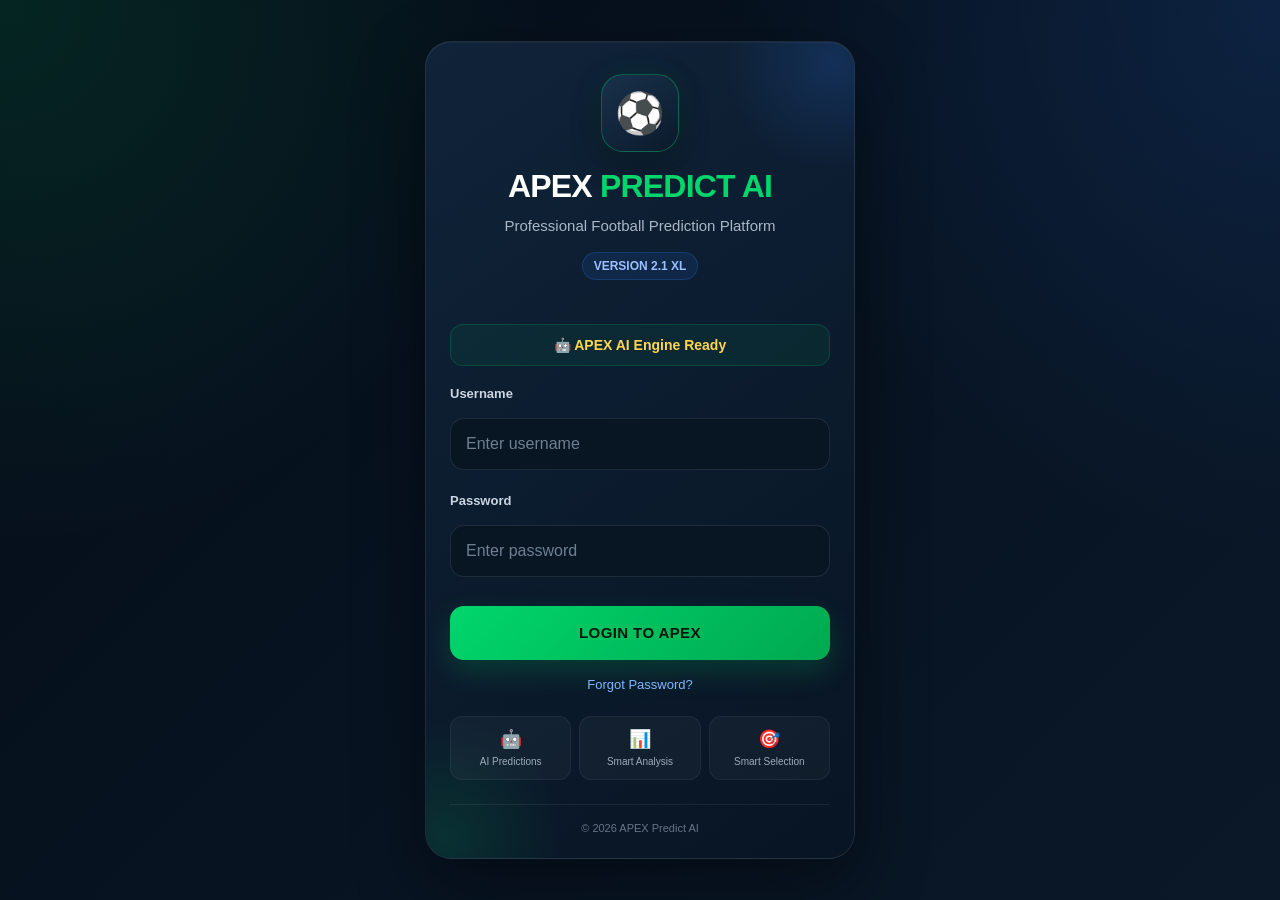
<file: index.html>
<!DOCTYPE html>
<html lang="en">

<head>

<meta charset="UTF-8">

<meta
    name="viewport"
    content="width=device-width, initial-scale=1.0"
>

<title>APEX Predict AI</title>

<link
    rel="stylesheet"
    href="./styles.css"
>

<style>

/* =====================================================
   APEX PREDICT AI
   MOBILE LOGIN EXPERIENCE
   ===================================================== */

:root{
    --apex-bg:#071321;
    --apex-card:#0d1c2d;
    --apex-card-2:#10243a;
    --apex-border:rgba(255,255,255,.09);
    --apex-text:#ffffff;
    --apex-muted:#aab7c6;
    --apex-green:#00d66b;
    --apex-green-dark:#00a950;
    --apex-blue:#2f7cff;
    --apex-yellow:#ffd54f;
}

*{
    box-sizing:border-box;
}

html,
body{
    margin:0;
    padding:0;
    min-height:100%;
}

body{

    min-height:100vh;

    background:
        radial-gradient(
            circle at top left,
            rgba(0,214,107,.12),
            transparent 35%
        ),
        radial-gradient(
            circle at top right,
            rgba(47,124,255,.14),
            transparent 35%
        ),
        linear-gradient(
            135deg,
            #050d17 0%,
            #071321 50%,
            #0a1828 100%
        );

    color:var(--apex-text);

    font-family:
        Inter,
        -apple-system,
        BlinkMacSystemFont,
        "Segoe UI",
        Roboto,
        Arial,
        sans-serif;

}

#app{

    min-height:100vh;

    display:flex;

    align-items:center;

    justify-content:center;

    padding:24px 16px;

}

.login-container{

    width:100%;
    max-width:430px;

    background:
        linear-gradient(
            145deg,
            rgba(16,36,58,.97),
            rgba(8,21,36,.98)
        );

    border:1px solid var(--apex-border);

    border-radius:26px;

    padding:32px 24px 24px;

    box-shadow:
        0 25px 70px rgba(0,0,0,.45),
        inset 0 1px 0 rgba(255,255,255,.04);

    text-align:center;

    position:relative;

    overflow:hidden;

}

.login-container::before{

    content:"";

    position:absolute;

    top:-90px;
    right:-90px;

    width:220px;
    height:220px;

    background:
        radial-gradient(
            circle,
            rgba(47,124,255,.18),
            transparent 70%
        );

    pointer-events:none;

}

.login-container::after{

    content:"";

    position:absolute;

    bottom:-100px;
    left:-100px;

    width:240px;
    height:240px;

    background:
        radial-gradient(
            circle,
            rgba(0,214,107,.13),
            transparent 70%
        );

    pointer-events:none;

}

.brand-wrap{

    position:relative;
    z-index:1;

}

.logo{

    width:78px;
    height:78px;

    margin:0 auto 16px;

    border-radius:22px;

    display:flex;

    align-items:center;
    justify-content:center;

    background:
        linear-gradient(
            145deg,
            #18314b,
            #0b1a2b
        );

    border:1px solid rgba(0,214,107,.35);

    box-shadow:
        0 12px 30px rgba(0,0,0,.3),
        0 0 30px rgba(0,214,107,.08);

    font-size:40px;

}

.brand-title{

    margin:0;

    font-size:32px;

    font-weight:800;

    letter-spacing:-.8px;

}

.brand-title .accent{

    color:var(--apex-green);

}

.subtitle{

    margin:10px 0 0;

    color:var(--apex-muted);

    font-size:15px;

    line-height:1.5;

}

.version{

    display:inline-block;

    margin-top:14px;

    padding:6px 11px;

    border-radius:999px;

    background:rgba(47,124,255,.11);

    border:1px solid rgba(47,124,255,.22);

    color:#9dbfff;

    font-size:12px;

    font-weight:700;

}

.engine-status{

    position:relative;
    z-index:1;

    margin:24px 0 18px;

    padding:12px 14px;

    border-radius:13px;

    background:rgba(0,214,107,.07);

    border:1px solid rgba(0,214,107,.18);

    color:#9ff0c1;

    font-size:13px;

    font-weight:600;

}

.login-form{

    position:relative;
    z-index:1;

}

.input-wrap{

    margin-bottom:13px;

    text-align:left;

}

.input-wrap label{

    display:block;

    margin-bottom:7px;

    color:#cbd6e2;

    font-size:13px;

    font-weight:600;

}

.input-wrap input{

    width:100%;

    min-height:52px;

    border:1px solid rgba(255,255,255,.09);

    border-radius:14px;

    padding:0 15px;

    background:#081624;

    color:#ffffff;

    font-size:16px;

    outline:none;

    transition:
        border-color .2s ease,
        box-shadow .2s ease,
        background .2s ease;

}

.input-wrap input::placeholder{

    color:#6f8091;

}

.input-wrap input:focus{

    border-color:rgba(0,214,107,.7);

    background:#0a1a2b;

    box-shadow:
        0 0 0 3px rgba(0,214,107,.09);

}

.login-button{

    width:100%;

    min-height:54px;

    margin-top:6px;

    border:0;

    border-radius:14px;

    background:
        linear-gradient(
            135deg,
            var(--apex-green),
            var(--apex-green-dark)
        );

    color:#06150d;

    font-size:15px;

    font-weight:800;

    letter-spacing:.4px;

    cursor:pointer;

    box-shadow:
        0 12px 28px rgba(0,214,107,.18);

    transition:
        transform .15s ease,
        filter .15s ease;

}

.login-button:hover{

    filter:brightness(1.06);

}

.login-button:active{

    transform:scale(.985);

}

.login-button:disabled{

    opacity:.7;

    cursor:wait;

}

.forgot{

    position:relative;
    z-index:1;

    margin:17px 0 0;

    color:#83b5ff;

    font-size:13px;

    cursor:pointer;

}

.forgot:hover{

    text-decoration:underline;

}

.feature-row{

    position:relative;
    z-index:1;

    display:grid;

    grid-template-columns:repeat(3,1fr);

    gap:8px;

    margin-top:24px;

}

.feature{

    padding:11px 6px;

    border-radius:12px;

    background:rgba(255,255,255,.035);

    border:1px solid rgba(255,255,255,.06);

}

.feature-icon{

    font-size:18px;

    margin-bottom:5px;

}

.feature-text{

    color:#9eacba;

    font-size:10px;

    line-height:1.3;

}

.footer{

    position:relative;
    z-index:1;

    margin-top:24px;

    padding-top:17px;

    border-top:1px solid rgba(255,255,255,.07);

    color:#667585;

    font-size:11px;

}

@media(max-width:380px){

    #app{

        padding:15px 10px;

    }

    .login-container{

        padding:
            27px 18px 20px;

        border-radius:22px;

    }

    .brand-title{

        font-size:28px;

    }

    .logo{

        width:68px;
        height:68px;

        font-size:34px;

    }

}

</style>

</head>


<body>

<div id="app">

    <div class="login-container">

        <div class="brand-wrap">

            <div class="logo">
                ⚽
            </div>

            <h1 class="brand-title">
                APEX <span class="accent">PREDICT AI</span>
            </h1>

            <p class="subtitle">
                Professional Football Prediction Platform
            </p>

            <div class="version">
                VERSION 2.1 XL
            </div>

        </div>


        <div
            id="status"
            class="engine-status"
        >
            🤖 APEX AI Engine Ready
        </div>


        <form
            id="loginForm"
            class="login-form"
            action="./dashboard.html"
            method="get"
        >

            <div class="input-wrap">

                <label for="username">
                    Username
                </label>

                <input
                    type="text"
                    id="username"
                    placeholder="Enter username"
                    autocomplete="username"
                    required
                >

            </div>


            <div class="input-wrap">

                <label for="password">
                    Password
                </label>

                <input
                    type="password"
                    id="password"
                    placeholder="Enter password"
                    autocomplete="current-password"
                    required
                >

            </div>


            <button
                type="submit"
                id="loginBtn"
                class="login-button"
            >
                LOGIN TO APEX
            </button>

        </form>


        <p
            class="forgot"
            id="forgotPassword"
        >
            Forgot Password?
        </p>


        <div class="feature-row">

            <div class="feature">

                <div class="feature-icon">
                    🤖
                </div>

                <div class="feature-text">
                    AI Predictions
                </div>

            </div>


            <div class="feature">

                <div class="feature-icon">
                    📊
                </div>

                <div class="feature-text">
                    Smart Analysis
                </div>

            </div>


            <div class="feature">

                <div class="feature-icon">
                    🎯
                </div>

                <div class="feature-text">
                    Smart Selection
                </div>

            </div>

        </div>


        <div class="footer">

            © 2026 APEX Predict AI

        </div>

    </div>

</div>


<script>

"use strict";


/* =====================================================
   APEX PREDICT AI
   LOGIN ENGINE
   ===================================================== */


const loginForm =
    document.getElementById(
        "loginForm"
    );


const username =
    document.getElementById(
        "username"
    );


const password =
    document.getElementById(
        "password"
    );


const loginButton =
    document.getElementById(
        "loginBtn"
    );


const status =
    document.getElementById(
        "status"
    );


/* =====================================================
   LOGIN
   ===================================================== */

loginForm.addEventListener(
    "submit",
    function(event){

        event.preventDefault();


        const usernameValue =
            username.value.trim();


        const passwordValue =
            password.value.trim();


        if(
            usernameValue === "" ||
            passwordValue === ""
        ){

            status.textContent =
                "⚠️ Please enter your username and password.";

            status.style.color =
                "#ffd54f";

            return;

        }


        status.textContent =
            "✅ Welcome to APEX Predict AI";

        status.style.color =
            "#00d66b";


        loginButton.textContent =
            "OPENING APEX...";


        loginButton.disabled =
            true;


        /*
         * Immediate navigation.
         */

        window.location.assign(
            "./dashboard.html"
        );

    }
);


/* =====================================================
   ENTER KEY SUPPORT
   ===================================================== */

username.addEventListener(
    "keydown",
    function(event){

        if(event.key === "Enter"){

            event.preventDefault();

            loginForm.requestSubmit();

        }

    }
);


password.addEventListener(
    "keydown",
    function(event){

        if(event.key === "Enter"){

            event.preventDefault();

            loginForm.requestSubmit();

        }

    }
);


/* =====================================================
   FORGOT PASSWORD
   ===================================================== */

document
    .getElementById("forgotPassword")
    .addEventListener(
        "click",
        function(){

            alert(
                "Password recovery will be available in a future APEX Predict AI update."
            );

        }
    );


/* =====================================================
   READY
   ===================================================== */

console.log(
    "APEX Predict AI Login Engine Ready."
);

</script>


</body>

</html>
</file>
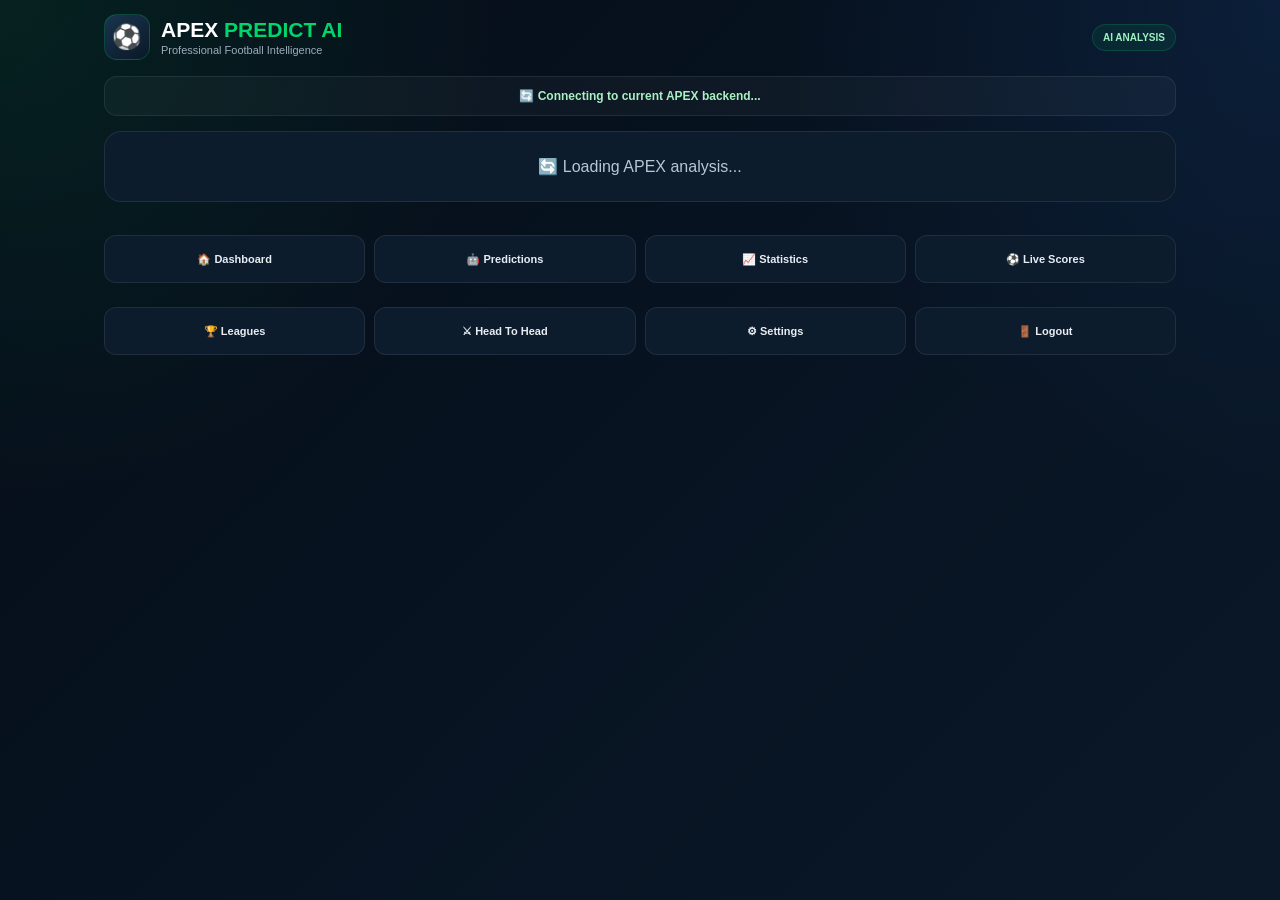
<file: analysis.html>
<!DOCTYPE html>
<html lang="en">

<head>

<meta charset="UTF-8">
<meta name="viewport" content="width=device-width, initial-scale=1.0">
<meta name="theme-color" content="#071321">

<title>APEX Predict AI - Analysis</title>

<link rel="stylesheet" href="styles.css">

<style>

:root{
    --bg:#071321;
    --panel:#0d1c2d;
    --border:rgba(255,255,255,.08);
    --text:#ffffff;
    --muted:#9eacba;
    --green:#00d66b;
    --green-dark:#00a950;
    --yellow:#ffbf22;
    --red:#ff4d5f;
}

*{
    box-sizing:border-box;
}

html,
body{
    margin:0;
    padding:0;
    min-height:100%;
}

body{
    background:
        radial-gradient(
            circle at top left,
            rgba(0,214,107,.10),
            transparent 32%
        ),
        radial-gradient(
            circle at top right,
            rgba(47,124,255,.10),
            transparent 32%
        ),
        linear-gradient(
            135deg,
            #050d17,
            #071321 50%,
            #0a1828
        );

    color:var(--text);

    font-family:
        Inter,
        -apple-system,
        BlinkMacSystemFont,
        "Segoe UI",
        Roboto,
        Arial,
        sans-serif;
}

button{
    font:inherit;
}

.app{
    width:100%;
    max-width:1100px;
    margin:0 auto;
    padding:14px;
}

.topbar{
    display:flex;
    align-items:center;
    justify-content:space-between;
    gap:12px;
    margin-bottom:16px;
}

.brand{
    display:flex;
    align-items:center;
    gap:11px;
}

.brand-icon{
    width:46px;
    height:46px;
    border-radius:13px;

    display:flex;
    align-items:center;
    justify-content:center;

    background:
        linear-gradient(
            145deg,
            #19354e,
            #0a1828
        );

    border:1px solid rgba(0,214,107,.22);

    font-size:24px;
}

.brand-title{
    margin:0;
    font-size:21px;
    font-weight:800;
}

.brand-title span{
    color:var(--green);
}

.brand-subtitle{
    color:var(--muted);
    font-size:11px;
    margin-top:2px;
}

.page-badge{
    padding:7px 10px;
    border-radius:999px;

    background:rgba(0,214,107,.08);
    border:1px solid rgba(0,214,107,.18);

    color:#9ff0c1;
    font-size:10px;
    font-weight:800;
}

.status{
    padding:12px 14px;
    margin-bottom:15px;

    border-radius:13px;

    background:rgba(255,255,255,.035);
    border:1px solid var(--border);

    color:#a9f0c2;

    text-align:center;
    font-size:12px;
    font-weight:700;
}

.status.error{
    color:#ffb4ab;
}

.summary{
    background:
        linear-gradient(
            145deg,
            rgba(13,28,45,.98),
            rgba(8,20,34,.98)
        );

    border:1px solid var(--border);
    border-radius:20px;

    padding:18px;
    margin-bottom:15px;

    box-shadow:
        0 15px 35px rgba(0,0,0,.24);
}

.summary-top{
    display:flex;
    align-items:center;
    justify-content:space-between;
    gap:12px;
}

.summary h1{
    margin:0 0 6px;
    font-size:23px;
}

.summary p{
    margin:0;
    color:var(--muted);
    font-size:12px;
}

.count-box{
    text-align:right;
}

.count-number{
    color:var(--green);
    font-size:30px;
    font-weight:900;
}

.count-label{
    color:#788797;
    font-size:10px;
}

.analysis-list{
    display:flex;
    flex-direction:column;
    gap:15px;
}

.match-card{
    background:
        linear-gradient(
            145deg,
            rgba(13,28,45,.98),
            rgba(8,20,34,.98)
        );

    border:1px solid var(--border);
    border-radius:20px;

    overflow:hidden;

    box-shadow:
        0 15px 35px rgba(0,0,0,.24);
}

.match-top{
    display:flex;
    align-items:center;
    justify-content:space-between;

    gap:10px;

    padding:15px 16px 10px;
}

.match-number{
    color:#7f8d9d;
    font-size:10px;
    font-weight:800;
}

.league{
    color:#c6d1dc;
    font-size:10px;
    font-weight:700;
    text-align:right;
}

.match-main{
    padding:7px 16px 17px;
}

.teams{
    display:grid;
    grid-template-columns:1fr auto 1fr;
    align-items:center;
    gap:9px;
    text-align:center;
}

.team{
    color:#fff;
    font-size:18px;
    font-weight:800;
    line-height:1.3;
}

.vs{
    color:#7e8b9b;
    font-size:11px;
    font-weight:900;
}

.match-date{
    color:#718091;
    font-size:10px;
    text-align:center;
    margin-top:9px;
}

.prediction-box{
    margin:0 15px 15px;

    padding:15px;

    background:
        linear-gradient(
            135deg,
            rgba(0,214,107,.10),
            rgba(0,214,107,.035)
        );

    border:1px solid rgba(0,214,107,.15);
    border-left:4px solid var(--green);

    border-radius:14px;
}

.prediction-label{
    color:#8edbaa;
    font-size:10px;
    font-weight:800;

    text-transform:uppercase;
    letter-spacing:.5px;

    margin-bottom:6px;
}

.prediction-value{
    color:#fff;
    font-size:16px;
    font-weight:800;
    line-height:1.4;
}

.section-title{
    padding:0 15px 10px;

    color:#dfe7ef;
    font-size:14px;
    font-weight:800;
}

.metric-grid{
    display:grid;
    grid-template-columns:repeat(2,1fr);
    gap:9px;
    padding:0 15px 15px;
}

.metric{
    min-height:72px;

    background:rgba(255,255,255,.035);

    border:1px solid rgba(255,255,255,.055);

    border-radius:12px;

    padding:12px;
}

.metric-title{
    color:#788797;
    font-size:10px;
    font-weight:700;
    margin-bottom:7px;
}

.metric-value{
    color:#fff;
    font-size:14px;
    font-weight:800;
    word-break:break-word;
    line-height:1.35;
}

.metric-value.confidence{
    color:var(--green);
    font-size:20px;
}

.metric-value.low{
    color:#7ef0ad;
}

.metric-value.medium{
    color:#ffd56d;
}

.metric-value.high{
    color:#ff8d99;
}

.advanced-section{
    padding:0 15px 15px;
}

.advanced-grid{
    display:grid;
    grid-template-columns:repeat(2,1fr);
    gap:8px;
}

.advanced-item{
    background:#091725;
    border:1px solid rgba(255,255,255,.05);
    border-radius:11px;
    padding:11px;
}

.advanced-label{
    color:#728194;
    font-size:9px;
    margin-bottom:5px;
    font-weight:700;
}

.advanced-value{
    color:#dce5ed;
    font-size:12px;
    font-weight:700;
    word-break:break-word;
}

.match-footer{
    display:flex;
    align-items:center;
    justify-content:space-between;

    gap:10px;

    padding:11px 15px;

    border-top:1px solid rgba(255,255,255,.06);

    color:#697888;
    font-size:9px;
}

.empty,
.error{
    padding:25px;
    border-radius:17px;
    text-align:center;
}

.empty{
    background:#0d1c2d;
    border:1px solid var(--border);
    color:#b9c6d3;
}

.error{
    background:#3a1515;
    color:#ffb4ab;
}

.navigation{
    display:grid;
    grid-template-columns:repeat(4,1fr);
    gap:9px;

    margin-top:18px;
    padding-bottom:25px;
}

.navigation button{
    min-height:48px;

    border:1px solid var(--border);
    border-radius:12px;

    background:#0d1c2d;
    color:#e8edf3;

    font-size:11px;
    font-weight:700;

    cursor:pointer;
}

.navigation button:hover{
    border-color:rgba(0,214,107,.35);
}

@media(max-width:650px){

    .app{
        padding:10px;
    }

    .page-badge{
        display:none;
    }

    .teams{
        grid-template-columns:1fr;
    }

    .vs{
        margin:-3px 0;
    }

    .navigation{
        grid-template-columns:1fr 1fr;
    }

}

@media(max-width:390px){

    .summary-top{
        flex-direction:column;
        align-items:flex-start;
    }

    .count-box{
        text-align:left;
    }

    .metric-grid,
    .advanced-grid{
        grid-template-columns:1fr;
    }

}

</style>

</head>


<body>

<div class="app">


    <div class="topbar">

        <div class="brand">

            <div class="brand-icon">
                ⚽
            </div>

            <div>

                <h1 class="brand-title">
                    APEX <span>PREDICT AI</span>
                </h1>

                <div class="brand-subtitle">
                    Professional Football Intelligence
                </div>

            </div>

        </div>


        <div class="page-badge">
            AI ANALYSIS
        </div>

    </div>


    <div
        id="analysisStatus"
        class="status"
    >
        🔄 Connecting to current APEX backend...
    </div>


    <div
        id="analysisContainer"
        class="analysis-list"
    >

        <div class="empty">
            🔄 Loading APEX analysis...
        </div>

    </div>


    <div class="navigation">

        <button onclick="go('dashboard.html')">
            🏠 Dashboard
        </button>

        <button onclick="go('predictions.html')">
            🤖 Predictions
        </button>

        <button onclick="go('statistics.html')">
            📈 Statistics
        </button>

        <button onclick="go('livescores.html')">
            ⚽ Live Scores
        </button>

        <button onclick="go('leagues.html')">
            🏆 Leagues
        </button>

        <button onclick="go('headtohead.html')">
            ⚔ Head To Head
        </button>

        <button onclick="go('settings.html')">
            ⚙ Settings
        </button>

        <button onclick="go('index.html')">
            🚪 Logout
        </button>

    </div>

</div>


<script>

"use strict";


/* =========================================================
   VERIFIED APEX BACKEND
   ========================================================= */

const APEX_API_URL =
"https://script.google.com/macros/s/AKfycbxygAHM7CTxHK5SXXCoc7AyfhivumaYJDKSYv5OFdI_woZdSnpVgBM400W8Gkny1Y8I/exec";

const MAX_MATCHES = 30;

const REQUEST_TIMEOUT = 45000;

const RETRIES = 2;


/* =========================================================
   SAFE HTML
   ========================================================= */

function safe(value){

    return String(value ?? "")
        .replace(/&/g,"&amp;")
        .replace(/</g,"&lt;")
        .replace(/>/g,"&gt;")
        .replace(/"/g,"&quot;")
        .replace(/'/g,"&#039;");
}


/* =========================================================
   NORMALISE KEYS
   ========================================================= */

function normaliseKey(value){

    return String(value ?? "")
        .trim()
        .toLowerCase()
        .replace(/\s+/g," ");
}


/* =========================================================
   FLEXIBLE FIELD READER
   ========================================================= */

function getValue(
    object,
    names
){

    if(
        !object ||
        typeof object !== "object"
    ){

        return "";
    }

    const keys =
        Object.keys(
            object
        );

    for(
        const wantedName of names
    ){

        const wanted =
            normaliseKey(
                wantedName
            );

        const found =
            keys.find(
                key =>
                    normaliseKey(key) === wanted
            );

        if(
            found !== undefined
        ){

            const value =
                object[found];

            if(
                value !== null &&
                value !== undefined &&
                String(value).trim() !== ""
            ){

                return value;
            }
        }
    }

    return "";
}


/* =========================================================
   FIELD HELPERS
   ========================================================= */

function getFixtureId(match){

    return getValue(
        match,
        [
            "Fixture ID",
            "API Fixture ID",
            "fixture_id",
            "fixtureId",
            "Fixture"
        ]
    );
}


function getDate(match){

    return getValue(
        match,
        [
            "Date",
            "Match Date",
            "Fixture Date",
            "date"
        ]
    );
}


function getTime(match){

    return getValue(
        match,
        [
            "Time",
            "Match Time",
            "Kickoff",
            "Kick-off",
            "Kick Off",
            "Start Time"
        ]
    );
}


function getHome(match){

    return getValue(
        match,
        [
            "Home Team",
            "HomeTeam",
            "Home",
            "Team Home"
        ]
    );
}


function getAway(match){

    return getValue(
        match,
        [
            "Away Team",
            "AwayTeam",
            "Away",
            "Team Away"
        ]
    );
}


function getLeague(match){

    return getValue(
        match,
        [
            "League",
            "Competition",
            "League Name",
            "Tournament"
        ]
    );
}


function getPrediction(match){

    return getValue(
        match,
        [
            "Prediction",
            "AI Prediction",
            "Prediction Advice",
            "Advice"
        ]
    );
}


function getConfidence(match){

    const value =
        getValue(
            match,
            [
                "Final Confidence",
                "Final confidence",
                "Final Confidence %",
                "Final confidence %",
                "Confidence %",
                "Confidence",
                "AI Confidence"
            ]
        );

    if(
        value === "" ||
        value === null ||
        value === undefined
    ){

        return null;
    }

    const parsed =
        parseFloat(
            String(value)
                .replace("%","")
                .replace(",",".")
                .trim()
        );

    return Number.isFinite(parsed)
        ? parsed
        : null;
}


function getRisk(match){

    const direct =
        getValue(
            match,
            [
                "Risk Level",
                "Risk",
                "Risk Category",
                "Risk Rating",
                "AI Risk"
            ]
        );

    if(
        direct !== ""
    ){

        return String(direct);
    }

    const confidence =
        getConfidence(match);

    if(
        confidence === null
    ){

        return "";
    }

    if(
        confidence >= 70
    ){

        return "LOW";
    }

    if(
        confidence >= 55
    ){

        return "MEDIUM";
    }

    return "HIGH";
}


function getMarket(match){

    const direct =
        getValue(
            match,
            [
                "Recommended Market",
                "recommended market",
                "Recommended market",
                "Market",
                "Betting Market",
                "Selection Market",
                "Prediction Market"
            ]
        );

    if(
        direct !== ""
    ){

        return String(direct);
    }

    const text =
        String(
            getPrediction(match)
        ).toLowerCase();

    if(
        text.includes("double chance")
    ){

        return "Double Chance";
    }

    if(
        text.includes("over 0.5")
    ){

        return "Over 0.5 Goals";
    }

    if(
        text.includes("over 1.5")
    ){

        return "Over 1.5 Goals";
    }

    if(
        text.includes("over 2.5")
    ){

        return "Over 2.5 Goals";
    }

    if(
        text.includes("under 2.5")
    ){

        return "Under 2.5 Goals";
    }

    if(
        text.includes("under 3.5")
    ){

        return "Under 3.5 Goals";
    }

    if(
        text.includes("btts") ||
        text.includes("both teams to score")
    ){

        return "Both Teams To Score";
    }

    if(
        text.includes("draw")
    ){

        return "Draw";
    }

    return "";
}


function getH2H(match){

    return getValue(
        match,
        [
            "Head to Head",
            "Head To Head",
            "head to head",
            "H2H"
        ]
    );
}


function getH2HScore(match){

    return getValue(
        match,
        [
            "Head to Head Score",
            "Head To Head Score",
            "head to head score",
            "H2H Score",
            "head - to - head-score"
        ]
    );
}


function getHomeAdvantage(match){

    return getValue(
        match,
        [
            "Home Advantage",
            "Home Advantage Score",
            "Home advantage score"
        ]
    );
}


function getOdds(match){

    return getValue(
        match,
        [
            "Bookmaker Odds",
            "Bookmaker odds",
            "bookmaker odds",
            "Odds"
        ]
    );
}


function getOddsValue(match){

    return getValue(
        match,
        [
            "Odds Value Score",
            "Odds value score",
            "Odds Value",
            "Value Score"
        ]
    );
}


function getFormScore(match){

    return getValue(
        match,
        [
            "Form Score",
            "form score",
            "Team Form Score"
        ]
    );
}


function getGoalsScore(match){

    return getValue(
        match,
        [
            "Goals Score",
            "Goals score",
            "goals score"
        ]
    );
}


function getDefensiveScore(match){

    return getValue(
        match,
        [
            "Defensive Score",
            "Defensive score",
            "defensive score"
        ]
    );
}


function getHomeGoals(match){

    return getValue(
        match,
        [
            "Home Goals Scored Avg",
            "Home Goals Scored",
            "Home Avg Goals"
        ]
    );
}


function getAwayGoals(match){

    return getValue(
        match,
        [
            "Away Goals Scored Avg",
            "Away Goals Scored",
            "Away Avg Goals"
        ]
    );
}


/* =========================================================
   BACKEND RESPONSE
   ========================================================= */

function extractMatches(data){

    /*
     * CURRENT APEX RESPONSE:
     *
     * {
     *   status:"SUCCESS",
     *   matches:[...]
     * }
     */

    if(
        data &&
        Array.isArray(data.matches)
    ){

        return data.matches;
    }

    /* Compatibility */

    if(
        data &&
        data.smartGate &&
        Array.isArray(data.smartGate.objects)
    ){

        return data.smartGate.objects;
    }

    if(
        data &&
        Array.isArray(data.smartGate)
    ){

        return data.smartGate;
    }

    if(
        data &&
        data.matchDatabase &&
        Array.isArray(data.matchDatabase.objects)
    ){

        return data.matchDatabase.objects;
    }

    if(
        data &&
        Array.isArray(data.data)
    ){

        return data.data;
    }

    return [];
}


/* =========================================================
   PREPARE 30 MATCHES
   ========================================================= */

function prepareMatches(source){

    const matches =
        Array.isArray(source)
            ? source
            : [];

    const seen =
        new Set();

    const result =
        [];

    matches.forEach(
        function(match,index){

            const home =
                String(
                    getHome(match)
                ).trim();

            const away =
                String(
                    getAway(match)
                ).trim();

            const prediction =
                String(
                    getPrediction(match)
                ).trim();

            if(
                !home ||
                !away ||
                !prediction
            ){

                return;
            }

            if(
                prediction.toLowerCase()
                ===
                "no predictions available"
            ){

                return;
            }

            const fixture =
                String(
                    getFixtureId(match)
                ).trim();

            const identity =
                fixture
                    ?
                    "fixture:" +
                    normaliseKey(fixture)

                    :

                    [
                        getDate(match),
                        home,
                        away,
                        getLeague(match)
                    ]
                    .map(normaliseKey)
                    .join("|");

            const key =
                identity ||
                "row:" + index;

            if(
                seen.has(key)
            ){

                return;
            }

            seen.add(key);

            result.push(match);

        }
    );

    result.sort(
        function(a,b){

            return(
                (
                    getConfidence(b)
                    ?? -1
                )
                -
                (
                    getConfidence(a)
                    ?? -1
                )
            );

        }
    );

    return result.slice(
        0,
        MAX_MATCHES
    );
}


/* =========================================================
   API REQUEST
   ========================================================= */

async function fetchAPEXData(){

    const controller =
        new AbortController();

    const timer =
        setTimeout(
            function(){

                controller.abort();

            },
            REQUEST_TIMEOUT
        );

    try{

        const url =
            APEX_API_URL +
            "?request=dashboard" +
            "&limit=" +
            MAX_MATCHES +
            "&ts=" +
            Date.now();

        const response =
            await fetch(
                url,
                {
                    method:"GET",
                    cache:"no-store",
                    redirect:"follow",
                    signal:
                        controller.signal
                }
            );

        const raw =
            await response.text();

        if(
            !response.ok
        ){

            throw new Error(
                "APEX backend HTTP " +
                response.status
            );
        }

        if(
            !raw.trim()
        ){

            throw new Error(
                "APEX backend returned an empty response."
            );
        }

        let data;

        try{

            data =
                JSON.parse(raw);

        }catch(error){

            console.error(
                "APEX ANALYSIS RAW RESPONSE:",
                raw
            );

            throw new Error(
                "APEX backend returned invalid JSON."
            );
        }

        if(
            data &&
            String(data.status).toUpperCase()
            ===
            "ERROR"
        ){

            throw new Error(
                data.message ||
                "APEX backend returned an error."
            );
        }

        return data;

    }catch(error){

        if(
            error.name ===
            "AbortError"
        ){

            throw new Error(
                "APEX backend request timed out."
            );
        }

        throw error;

    }finally{

        clearTimeout(timer);
    }
}


/* =========================================================
   RETRY
   ========================================================= */

async function loadAPEXData(){

    let lastError =
        null;

    for(
        let attempt = 0;
        attempt <= RETRIES;
        attempt++
    ){

        try{

            return await fetchAPEXData();

        }catch(error){

            lastError =
                error;

            if(
                attempt <
                RETRIES
            ){

                await new Promise(
                    resolve =>
                        setTimeout(
                            resolve,
                            1000
                        )
                );
            }
        }
    }

    throw(
        lastError ||
        new Error(
            "Unable to connect to APEX backend."
        )
    );
}


/* =========================================================
   CREATE METRIC
   ========================================================= */

function createMetric(
    title,
    value,
    className
){

    if(
        value === null ||
        value === undefined ||
        String(value).trim() === ""
    ){

        return "";
    }

    return `

        <div class="metric">

            <div class="metric-title">

                ${safe(title)}

            </div>

            <div class="
                metric-value
                ${className || ""}
            ">

                ${safe(value)}

            </div>

        </div>

    `;
}


/* =========================================================
   RENDER
   ========================================================= */

function renderAnalysis(
    matches
){

    const container =
        document.getElementById(
            "analysisContainer"
        );

    if(
        !container
    ){

        return;
    }

    if(
        !matches.length
    ){

        container.innerHTML = `

            <div class="empty">

                <h2>
                    ⚠️ No Analysis Available
                </h2>

                <p>
                    The APEX backend is connected,
                    but no qualified analysis records
                    were returned.
                </p>

            </div>

        `;

        return;
    }


    let html = `

        <div class="summary">

            <div class="summary-top">

                <div>

                    <h1>
                        🤖 AI Match Analysis
                    </h1>

                    <p>
                        Detailed analysis of the current
                        APEX Smart Gate selections.
                    </p>

                </div>


                <div class="count-box">

                    <div class="count-number">
                        ${matches.length}
                    </div>

                    <div class="count-label">
                        ANALYSIS RECORDS
                    </div>

                </div>

            </div>

        </div>

    `;


    matches.forEach(
        function(
            match,
            index
        ){

            const home =
                getHome(match);

            const away =
                getAway(match);

            const league =
                getLeague(match);

            const date =
                getDate(match);

            const time =
                getTime(match);

            const prediction =
                getPrediction(match);

            const confidence =
                getConfidence(match);

            const risk =
                getRisk(match);

            const market =
                getMarket(match);

            const h2h =
                getH2H(match);

            const h2hScore =
                getH2HScore(match);

            const homeAdvantage =
                getHomeAdvantage(match);

            const odds =
                getOdds(match);

            const oddsValue =
                getOddsValue(match);

            const formScore =
                getFormScore(match);

            const goalsScore =
                getGoalsScore(match);

            const defensiveScore =
                getDefensiveScore(match);

            const homeGoals =
                getHomeGoals(match);

            const awayGoals =
                getAwayGoals(match);

            const riskText =
                String(
                    risk || ""
                ).toLowerCase();

            let riskClass =
                "high";

            if(
                riskText.includes("low")
            ){

                riskClass =
                    "low";

            }else if(
                riskText.includes("medium")
            ){

                riskClass =
                    "medium";
            }


            html += `

                <div class="match-card">


                    <div class="match-top">

                        <div class="match-number">
                            MATCH ${index + 1}
                        </div>

                        <div class="league">

                            🏆 ${safe(
                                league ||
                                "League"
                            )}

                        </div>

                    </div>


                    <div class="match-main">

                        <div class="teams">

                            <div class="team">

                                ${safe(
                                    home ||
                                    "Home Team"
                                )}

                            </div>


                            <div class="vs">
                                VS
                            </div>


                            <div class="team">

                                ${safe(
                                    away ||
                                    "Away Team"
                                )}

                            </div>

                        </div>


                        <div class="match-date">

                            ${safe(
                                date ||
                                "Date unavailable"
                            )}

                            ${
                                time
                                    ? " · " +
                                      safe(time)
                                    : ""
                            }

                        </div>

                    </div>


                    <div class="prediction-box">

                        <div class="prediction-label">

                            🤖 AI Prediction

                        </div>


                        <div class="prediction-value">

                            ${safe(
                                prediction ||
                                "—"
                            )}

                        </div>

                    </div>


                    <div class="section-title">

                        📊 Core Analysis

                    </div>


                    <div class="metric-grid">

                        ${createMetric(
                            "Confidence",
                            confidence !== null
                                ? confidence + "%"
                                : "",
                            "confidence"
                        )}


                        ${createMetric(
                            "Risk Level",
                            risk,
                            riskClass
                        )}


                        ${createMetric(
                            "Recommended Market",
                            market
                        )}


                        ${createMetric(
                            "Home Advantage",
                            homeAdvantage
                        )}


                        ${createMetric(
                            "H2H Score",
                            h2hScore
                        )}


                        ${createMetric(
                            "Bookmaker Odds",
                            odds
                        )}

                    </div>


                    <div class="advanced-section">

                        <div
                            class="section-title"
                            style="padding-left:0;"
                        >
                            🔍 Additional Metrics
                        </div>


                        <div class="advanced-grid">


                            <div class="advanced-item">

                                <div class="advanced-label">
                                    HEAD TO HEAD
                                </div>

                                <div class="advanced-value">
                                    ${safe(
                                        h2h ||
                                        "Not available"
                                    )}
                                </div>

                            </div>


                            <div class="advanced-item">

                                <div class="advanced-label">
                                    ODDS VALUE SCORE
                                </div>

                                <div class="advanced-value">
                                    ${safe(
                                        oddsValue ||
                                        "Not available"
                                    )}
                                </div>

                            </div>


                            <div class="advanced-item">

                                <div class="advanced-label">
                                    FORM SCORE
                                </div>

                                <div class="advanced-value">
                                    ${safe(
                                        formScore ||
                                        "Not available"
                                    )}
                                </div>

                            </div>


                            <div class="advanced-item">

                                <div class="advanced-label">
                                    GOALS SCORE
                                </div>

                                <div class="advanced-value">
                                    ${safe(
                                        goalsScore ||
                                        "Not available"
                                    )}
                                </div>

                            </div>


                            <div class="advanced-item">

                                <div class="advanced-label">
                                    DEFENSIVE SCORE
                                </div>

                                <div class="advanced-value">
                                    ${safe(
                                        defensiveScore ||
                                        "Not available"
                                    )}
                                </div>

                            </div>


                            <div class="advanced-item">

                                <div class="advanced-label">
                                    HOME GOALS AVG
                                </div>

                                <div class="advanced-value">
                                    ${safe(
                                        homeGoals ||
                                        "Not available"
                                    )}
                                </div>

                            </div>


                            <div class="advanced-item">

                                <div class="advanced-label">
                                    AWAY GOALS AVG
                                </div>

                                <div class="advanced-value">
                                    ${safe(
                                        awayGoals ||
                                        "Not available"
                                    )}
                                </div>

                            </div>


                        </div>

                    </div>


                    <div class="match-footer">

                        <span>
                            APEX AI ENGINE
                        </span>

                        <span>
                            SMART GATE · MATCH ${index + 1}
                        </span>

                    </div>


                </div>

            `;
        }
    );


    container.innerHTML =
        html;
}


/* =========================================================
   MAIN
   ========================================================= */

async function loadAnalysis(){

    const status =
        document.getElementById(
            "analysisStatus"
        );

    const container =
        document.getElementById(
            "analysisContainer"
        );


    try{

        status.className =
            "status";

        status.textContent =
            "🔄 Connecting to current APEX backend...";


        const data =
            await loadAPEXData();


        const source =
            extractMatches(
                data
            );


        const matches =
            prepareMatches(
                source
            );


        renderAnalysis(
            matches
        );


        status.textContent =
            "✅ APEX AI Connected · " +
            matches.length +
            " analysis records";


        console.log(
            "APEX ANALYSIS SUCCESS",
            {
                backendStatus:
                    data.status,

                backendMatches:
                    source.length,

                displayedMatches:
                    matches.length,

                maximum:
                    MAX_MATCHES
            }
        );


    }catch(error){

        console.error(
            "APEX Analysis Error:",
            error
        );


        status.className =
            "status error";

        status.textContent =
            "❌ APEX Analysis failed to load";


        container.innerHTML = `

            <div class="error">

                <h2>
                    ❌ Unable to Load Analysis
                </h2>

                <p>
                    ${safe(
                        error.message
                    )}
                </p>

            </div>

        `;
    }
}


/* =========================================================
   NAVIGATION
   ========================================================= */

function go(page){

    const allowed = [

        "dashboard.html",
        "predictions.html",
        "analysis.html",
        "statistics.html",
        "livescores.html",
        "leagues.html",
        "headtohead.html",
        "settings.html",
        "index.html"

    ];

    window.location.href =
        "./" +
        (
            allowed.includes(page)
                ? page
                : "dashboard.html"
        );
}


/* =========================================================
   GLOBAL
   ========================================================= */

window.go =
    go;

window.loadAnalysis =
    loadAnalysis;


/* =========================================================
   START
   ========================================================= */

document.addEventListener(
    "DOMContentLoaded",
    loadAnalysis
);

</script>

</body>

</html>
</file>
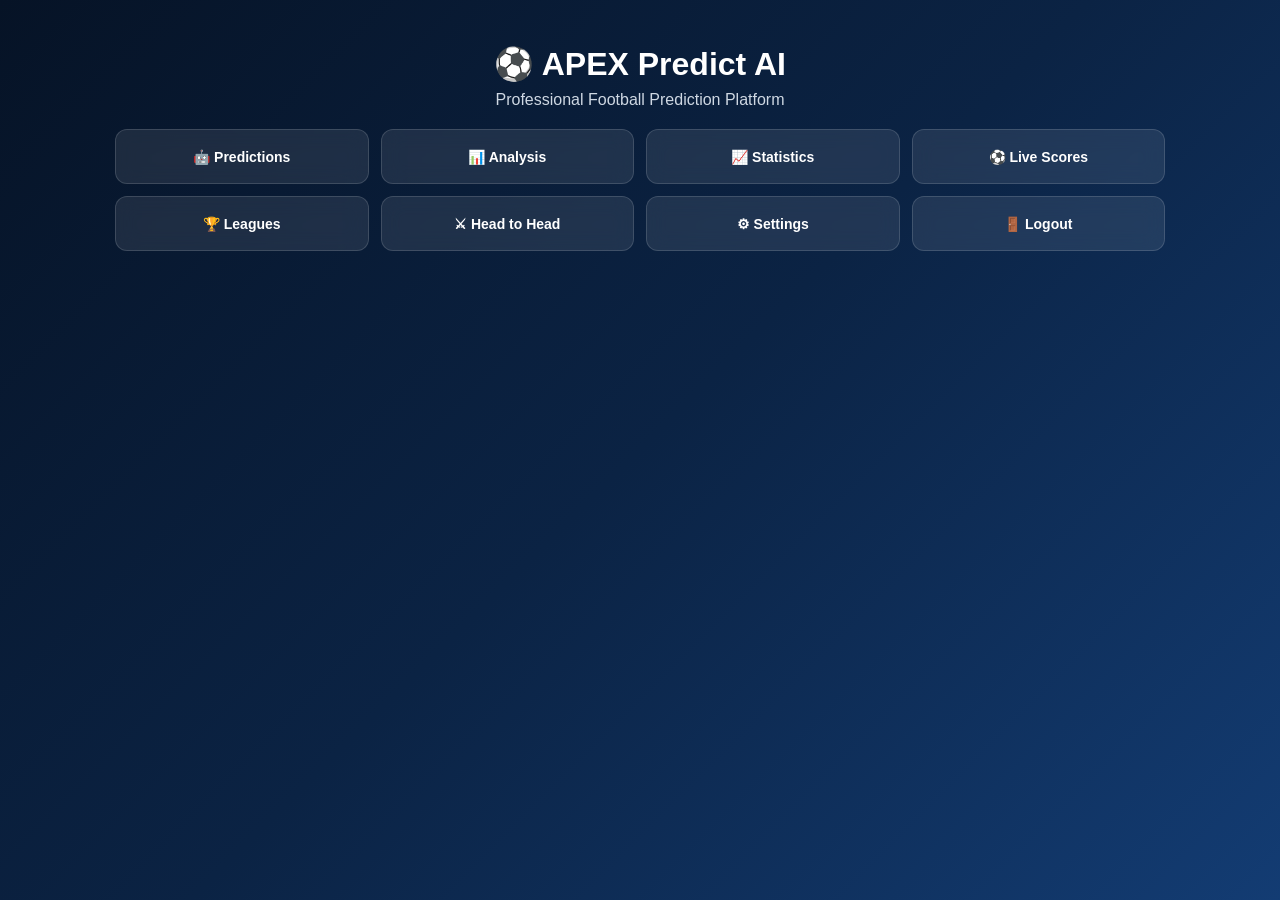
<file: Dashboard.html>
<!DOCTYPE html>
<html lang="en">
<head>
<meta charset="UTF-8">
<meta name="viewport" content="width=device-width, initial-scale=1.0">
<title>APEX Predict AI Dashboard</title>

<link rel="stylesheet" href="styles.css">
<script src="script.js"></script>

</head>

<body>

<div class="container">

<h1>⚽ APEX Predict AI</h1>

<p>Professional Football Prediction Platform</p>

<div class="dashboard-grid">

<button onclick="openPredictions()">
🤖 Predictions
</button>

<button onclick="openAnalysis()">
📊 Analysis
</button>

<button onclick="openStatistics()">
📈 Statistics
</button>

<button onclick="openLiveScores()">
⚽ Live Scores
</button>

<button onclick="openLeagues()">
🏆 Leagues
</button>

<button onclick="openHeadToHead()">
⚔ Head to Head
</button>

<button onclick="openSettings()">
⚙ Settings
</button>

<button onclick="logout()">
🚪 Logout
</button>

</div>

</div>

</body>
</html>
</file>
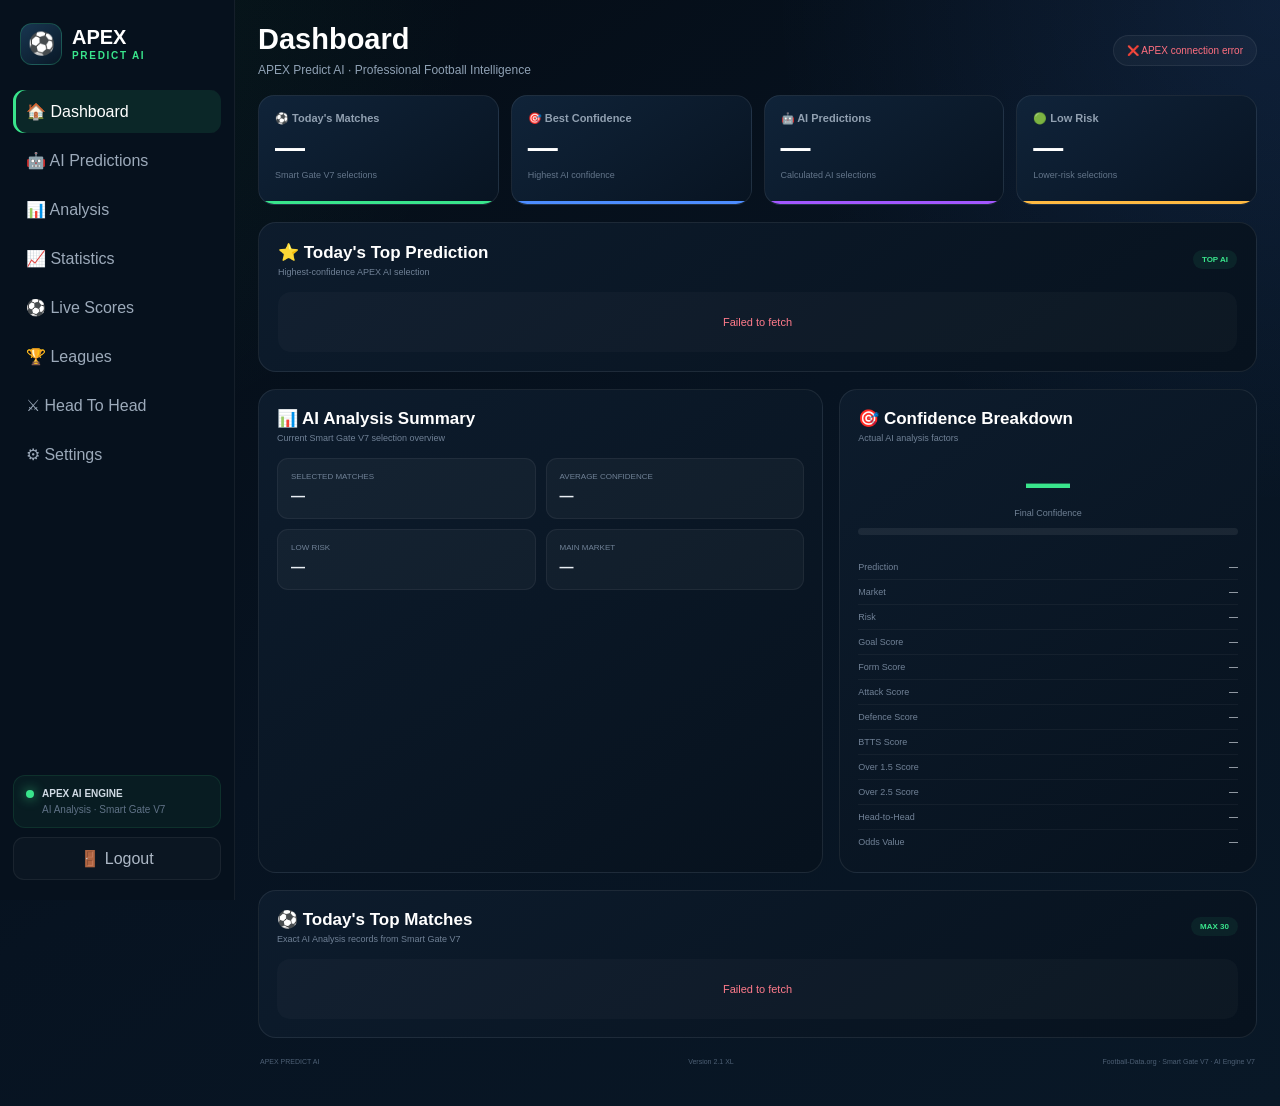
<file: dashboard.html>
<!DOCTYPE html>
<html lang="en">
<head>
<meta charset="UTF-8">
<meta name="viewport" content="width=device-width, initial-scale=1.0">
<meta name="theme-color" content="#071321">
<title>APEX Predict AI - Dashboard</title>

<style>
:root{
    --bg:#06101c;
    --panel:#0d1b2c;
    --panel2:#10243a;
    --border:rgba(255,255,255,.08);
    --text:#ffffff;
    --muted:#8fa1b4;
    --green:#39e58c;
    --blue:#4d8dff;
    --purple:#a257ff;
    --orange:#ffba42;
    --red:#ff6f7f;
}

*{box-sizing:border-box}

html,body{
    margin:0;
    padding:0;
    min-height:100%;
}

body{
    background:
        radial-gradient(circle at top right,rgba(77,141,255,.11),transparent 30%),
        radial-gradient(circle at top left,rgba(57,229,140,.07),transparent 28%),
        linear-gradient(145deg,#040b13,#071321 48%,#091827);
    color:var(--text);
    font-family:Inter,-apple-system,BlinkMacSystemFont,"Segoe UI",Roboto,Arial,sans-serif;
}

button{font:inherit}

.apex-app{
    display:flex;
    width:100%;
    min-height:100vh;
}

.sidebar{
    width:235px;
    flex:0 0 235px;
    min-height:100vh;
    padding:20px 13px;
    background:rgba(7,18,30,.98);
    border-right:1px solid rgba(255,255,255,.06);
    display:flex;
    flex-direction:column;
    position:sticky;
    top:0;
    height:100vh;
}

.logo{
    display:flex;
    align-items:center;
    gap:10px;
    padding:3px 7px 25px;
}

.logo-ball{
    width:42px;
    height:42px;
    display:flex;
    align-items:center;
    justify-content:center;
    border-radius:12px;
    background:linear-gradient(145deg,#183650,#091827);
    border:1px solid rgba(57,229,140,.23);
    font-size:22px;
}

.logo-text{
    font-size:20px;
    font-weight:900;
    line-height:1;
}

.logo-text span{
    display:block;
    margin-top:4px;
    color:var(--green);
    font-size:10px;
    letter-spacing:1.7px;
}

.nav{
    display:flex;
    flex-direction:column;
    gap:6px;
}

.nav button{
    width:100%;
    border:0;
    border-radius:11px;
    padding:12px 13px;
    background:transparent;
    color:#9caaba;
    text-align:left;
    cursor:pointer;
}

.nav button:hover,
.nav button.active{
    color:#fff;
    background:rgba(57,229,140,.10);
    box-shadow:inset 3px 0 0 var(--green);
}

.sidebar-bottom{
    margin-top:auto;
}

.engine-card{
    padding:12px;
    margin-bottom:9px;
    border-radius:12px;
    background:rgba(57,229,140,.05);
    border:1px solid rgba(57,229,140,.10);
    color:#d0dae4;
    font-size:10px;
}

.engine-row{
    display:flex;
    align-items:center;
    gap:8px;
    font-weight:700;
}

.engine-dot{
    width:8px;
    height:8px;
    border-radius:50%;
    background:var(--green);
    box-shadow:0 0 12px rgba(57,229,140,.8);
}

.engine-small{
    margin-top:5px;
    margin-left:16px;
    color:#607287;
}

.logout{
    width:100%;
    border:1px solid rgba(255,255,255,.06);
    border-radius:11px;
    padding:11px;
    background:rgba(255,255,255,.025);
    color:#aeb9c7;
    cursor:pointer;
}

.main{
    flex:1;
    min-width:0;
    padding:23px;
}

.header{
    display:flex;
    align-items:center;
    justify-content:space-between;
    gap:18px;
    margin-bottom:18px;
}

.header h1{
    margin:0;
    font-size:29px;
}

.header p{
    margin:7px 0 0;
    color:var(--muted);
    font-size:12px;
}

.connection{
    padding:9px 13px;
    border-radius:999px;
    background:rgba(255,255,255,.035);
    border:1px solid rgba(255,255,255,.07);
    font-size:10px;
    white-space:nowrap;
}

.connection.loading{color:#ffd166}
.connection.success{color:var(--green)}
.connection.error{color:var(--red)}

.kpis{
    display:grid;
    grid-template-columns:repeat(4,minmax(0,1fr));
    gap:12px;
    margin-bottom:17px;
}

.kpi{
    position:relative;
    overflow:hidden;
    min-height:110px;
    padding:16px;
    border-radius:16px;
    background:linear-gradient(145deg,rgba(16,36,58,.98),rgba(8,20,34,.98));
    border:1px solid var(--border);
}

.kpi::after{
    content:"";
    position:absolute;
    left:0;
    right:0;
    bottom:0;
    height:3px;
    background:var(--green);
}

.kpi.blue::after{background:var(--blue)}
.kpi.purple::after{background:var(--purple)}
.kpi.orange::after{background:var(--orange)}

.kpi-label{
    color:#91a0b1;
    font-size:11px;
    font-weight:700;
}

.kpi-value{
    margin-top:8px;
    color:#fff;
    font-size:30px;
    font-weight:900;
    line-height:1;
}

.kpi-note{
    margin-top:7px;
    color:#63758a;
    font-size:9px;
}

.featured,
.panel,
.matches-panel{
    background:linear-gradient(145deg,rgba(13,28,45,.99),rgba(7,18,30,.99));
    border:1px solid var(--border);
    border-radius:18px;
}

.featured{
    padding:19px;
    margin-bottom:17px;
}

.section-heading{
    display:flex;
    align-items:center;
    justify-content:space-between;
    gap:12px;
    margin-bottom:15px;
}

.section-heading h2{
    margin:0;
    font-size:17px;
}

.section-heading p{
    margin:4px 0 0;
    color:#708196;
    font-size:9px;
}

.top-badge{
    padding:5px 9px;
    border-radius:999px;
    background:rgba(57,229,140,.08);
    color:var(--green);
    font-size:8px;
    font-weight:800;
}

.featured-league{
    text-align:center;
    margin-bottom:13px;
    color:#c2cfdb;
    font-size:11px;
    font-weight:700;
}

.featured-teams{
    display:grid;
    grid-template-columns:1fr 65px 1fr;
    align-items:center;
    gap:10px;
    text-align:center;
}

.team{
    color:#fff;
    font-size:20px;
    font-weight:900;
}

.team small{
    display:block;
    margin-top:4px;
    color:#65778c;
    font-size:8px;
}

.vs{
    width:45px;
    height:45px;
    margin:auto;
    display:flex;
    align-items:center;
    justify-content:center;
    border-radius:50%;
    background:rgba(255,255,255,.045);
    color:#8291a3;
    font-size:10px;
    font-weight:900;
}

.featured-prediction{
    margin-top:15px;
    padding:12px;
    border-radius:11px;
    background:rgba(57,229,140,.055);
    border:1px solid rgba(57,229,140,.10);
    text-align:center;
}

.featured-prediction-label{
    display:block;
    margin-bottom:5px;
    color:#6c7f93;
    font-size:8px;
    letter-spacing:1px;
}

.featured-prediction-value{
    color:var(--green);
    font-size:14px;
    font-weight:800;
    line-height:1.4;
}

.featured-metrics{
    display:grid;
    grid-template-columns:repeat(4,1fr);
    margin-top:14px;
    border-top:1px solid rgba(255,255,255,.06);
}

.featured-metric{
    padding:13px 10px;
    border-right:1px solid rgba(255,255,255,.06);
}

.featured-metric:last-child{border-right:0}

.featured-metric-title{
    color:#63758a;
    font-size:7px;
    font-weight:800;
    letter-spacing:.7px;
}

.featured-metric-value{
    margin-top:5px;
    color:#ebf1f6;
    font-size:12px;
    font-weight:800;
    line-height:1.3;
    word-break:break-word;
}

.featured-metric-value.green{
    color:var(--green);
    font-size:20px;
}

.score-wrap{margin-top:14px}

.score-head{
    display:flex;
    justify-content:space-between;
    margin-bottom:6px;
    color:#6e8094;
    font-size:8px;
}

.score-head strong{color:var(--green)}

.score-bar{
    height:7px;
    overflow:hidden;
    border-radius:99px;
    background:rgba(255,255,255,.07);
}

.score-fill{
    height:100%;
    border-radius:inherit;
    background:linear-gradient(90deg,#1fba70,#5bf1a2);
}

.two-column{
    display:grid;
    grid-template-columns:1.15fr .85fr;
    gap:16px;
    margin-bottom:17px;
}

.panel{
    padding:18px;
}

.summary-grid{
    display:grid;
    grid-template-columns:repeat(2,1fr);
    gap:10px;
}

.summary-box{
    padding:13px;
    border-radius:11px;
    background:rgba(255,255,255,.035);
    border:1px solid rgba(255,255,255,.055);
}

.summary-box span{
    display:block;
    color:#708196;
    font-size:8px;
}

.summary-box strong{
    display:block;
    margin-top:6px;
    color:#e9eef4;
    font-size:14px;
    line-height:1.3;
}

.confidence-center{
    text-align:center;
    padding-bottom:11px;
}

.confidence-number{
    color:var(--green);
    font-size:44px;
    font-weight:900;
}

.confidence-label{
    color:#6f8094;
    margin-bottom:10px;
    font-size:9px;
}

.progress{
    height:7px;
    overflow:hidden;
    border-radius:99px;
    background:rgba(255,255,255,.07);
}

.progress-bar{
    height:100%;
    border-radius:inherit;
    background:linear-gradient(90deg,#1fba70,#5bf1a2);
}

.factor-list{margin-top:9px}

.factor-row{
    display:flex;
    justify-content:space-between;
    gap:10px;
    padding:7px 0;
    border-bottom:1px solid rgba(255,255,255,.045);
    font-size:9px;
}

.factor-row:last-child{border-bottom:0}

.factor-name{color:#718297}

.factor-score{
    max-width:65%;
    color:#dfe6ed;
    text-align:right;
    word-break:break-word;
}

.matches-panel{
    padding:18px;
    margin-bottom:17px;
}

.match-limit{
    padding:5px 9px;
    border-radius:999px;
    background:rgba(57,229,140,.07);
    color:var(--green);
    font-size:8px;
    font-weight:800;
}

.table-header,
.match-row{
    display:grid;
    grid-template-columns:28px 1.65fr 1.30fr .72fr .78fr .82fr;
    align-items:center;
    gap:9px;
}

.table-header{
    padding:10px 7px;
    border-bottom:1px solid rgba(255,255,255,.055);
    color:#637488;
    font-size:7px;
    text-transform:uppercase;
}

.match-row{
    padding:11px 7px;
    border-bottom:1px solid rgba(255,255,255,.045);
}

.match-row:last-child{border-bottom:0}

.match-number{
    color:#56677c;
    font-size:9px;
}

.match-teams-small{
    color:#edf3f8;
    font-size:10px;
    font-weight:800;
    line-height:1.35;
}

.match-league{
    margin-top:3px;
    color:#63748a;
    font-size:7px;
}

.match-prediction{
    color:#dce5ed;
    font-size:9px;
    line-height:1.35;
}

.market-small{
    display:block;
    margin-top:3px;
    color:var(--green);
    font-size:7px;
}

.match-confidence{
    color:var(--green);
    font-size:13px;
    font-weight:900;
}

.match-info{
    color:#8fa0b2;
    font-size:7px;
    line-height:1.55;
}

.decision{
    display:inline-block;
    padding:5px 7px;
    border-radius:7px;
    font-size:6px;
    font-weight:800;
}

.decision.low{
    color:#39e58c;
    background:rgba(57,229,140,.09);
}

.decision.medium{
    color:#ffd166;
    background:rgba(255,209,102,.09);
}

.decision.high{
    color:#ff7c89;
    background:rgba(255,124,137,.09);
}

.decision.unknown{
    color:#a5b1bf;
    background:rgba(255,255,255,.05);
}

.state{
    padding:24px;
    border-radius:13px;
    background:rgba(255,255,255,.025);
    color:#718196;
    text-align:center;
    font-size:11px;
}

.state.error{color:#ff7b8b}

.footer{
    display:flex;
    justify-content:space-between;
    gap:10px;
    padding:3px 2px 18px;
    color:#4d5f74;
    font-size:7px;
}

@media(max-width:1050px){
    .sidebar{
        width:205px;
        flex-basis:205px;
    }

    .kpis{
        grid-template-columns:repeat(2,1fr);
    }

    .two-column{
        grid-template-columns:1fr;
    }
}

@media(max-width:760px){
    .apex-app{display:block}

    .sidebar{
        position:static;
        width:100%;
        height:auto;
        min-height:0;
        padding:11px;
    }

    .logo{padding-bottom:13px}

    .nav{
        display:grid;
        grid-template-columns:repeat(2,1fr);
    }

    .sidebar-bottom{margin-top:11px}

    .main{padding:12px}

    .header{
        flex-direction:column;
        align-items:flex-start;
    }

    .connection{width:100%}

    .featured-teams{
        grid-template-columns:1fr 55px 1fr;
    }

    .team{font-size:15px}

    .table-header{display:none}

    .match-row{
        grid-template-columns:23px 1fr 1fr;
    }

    .footer{
        flex-direction:column;
    }
}

@media(max-width:430px){
    .kpis{
        grid-template-columns:1fr 1fr;
        gap:7px;
    }

    .kpi{
        min-height:92px;
        padding:12px;
    }

    .kpi-value{font-size:23px}

    .summary-grid{
        grid-template-columns:1fr;
    }

    .featured-teams{
        grid-template-columns:1fr;
    }

    .vs{margin:1px auto}

    .featured-metrics{
        grid-template-columns:1fr;
    }

    .featured-metric{
        border-right:0;
        border-bottom:1px solid rgba(255,255,255,.06);
    }

    .featured-metric:last-child{
        border-bottom:0;
    }
}
</style>
</head>

<body>

<div class="apex-app">

<aside class="sidebar">

<div class="logo">
    <div class="logo-ball">⚽</div>
    <div class="logo-text">
        APEX
        <span>PREDICT AI</span>
    </div>
</div>

<nav class="nav">
    <button class="active" onclick="go('dashboard.html')">🏠 Dashboard</button>
    <button onclick="go('predictions.html')">🤖 AI Predictions</button>
    <button onclick="go('analysis.html')">📊 Analysis</button>
    <button onclick="go('statistics.html')">📈 Statistics</button>
    <button onclick="go('livescores.html')">⚽ Live Scores</button>
    <button onclick="go('leagues.html')">🏆 Leagues</button>
    <button onclick="go('headtohead.html')">⚔ Head To Head</button>
    <button onclick="go('settings.html')">⚙ Settings</button>
</nav>

<div class="sidebar-bottom">

<div class="engine-card">
    <div class="engine-row">
        <span class="engine-dot"></span>
        APEX AI ENGINE
    </div>
    <div class="engine-small">AI Analysis · Smart Gate V7</div>
</div>

<button class="logout" onclick="logout()">🚪 Logout</button>

</div>
</aside>

<main class="main">

<header class="header">

<div>
    <h1>Dashboard</h1>
    <p>APEX Predict AI · Professional Football Intelligence</p>
</div>

<div id="connectionStatus" class="connection loading">
    🔄 Connecting to APEX AI...
</div>

</header>

<section class="kpis">

<div class="kpi">
    <div class="kpi-label">⚽ Today's Matches</div>
    <div id="matchesCount" class="kpi-value">—</div>
    <div class="kpi-note">Smart Gate V7 selections</div>
</div>

<div class="kpi blue">
    <div class="kpi-label">🎯 Best Confidence</div>
    <div id="bestConfidence" class="kpi-value">—</div>
    <div id="bestConfidenceNote" class="kpi-note">Highest AI confidence</div>
</div>

<div class="kpi purple">
    <div class="kpi-label">🤖 AI Predictions</div>
    <div id="predictionCount" class="kpi-value">—</div>
    <div class="kpi-note">Calculated AI selections</div>
</div>

<div class="kpi orange">
    <div class="kpi-label">🟢 Low Risk</div>
    <div id="lowRiskCount" class="kpi-value">—</div>
    <div class="kpi-note">Lower-risk selections</div>
</div>

</section>

<section class="featured">

<div class="section-heading">
    <div>
        <h2>⭐ Today's Top Prediction</h2>
        <p>Highest-confidence APEX AI selection</p>
    </div>

    <div class="top-badge">TOP AI</div>
</div>

<div id="featuredState" class="state">
    Loading current APEX selection...
</div>

<div id="featuredContent" style="display:none;">

<div id="featuredLeague" class="featured-league"></div>

<div class="featured-teams">
    <div>
        <div id="featuredHome" class="team"></div>
        <small class="team">HOME</small>
    </div>

    <div class="vs">VS</div>

    <div>
        <div id="featuredAway" class="team"></div>
        <small class="team">AWAY</small>
    </div>
</div>

<div class="featured-prediction">
    <span class="featured-prediction-label">AI PREDICTION</span>
    <div id="featuredPrediction" class="featured-prediction-value"></div>
</div>

<div class="featured-metrics">

<div class="featured-metric">
    <div class="featured-metric-title">CONFIDENCE</div>
    <div id="featuredConfidence" class="featured-metric-value green"></div>
</div>

<div class="featured-metric">
    <div class="featured-metric-title">MARKET</div>
    <div id="featuredMarket" class="featured-metric-value"></div>
</div>

<div class="featured-metric">
    <div class="featured-metric-title">RISK</div>
    <div id="featuredRisk" class="featured-metric-value"></div>
</div>

<div class="featured-metric">
    <div class="featured-metric-title">AI STATUS</div>
    <div id="featuredStatus" class="featured-metric-value"></div>
</div>

</div>

<div class="score-wrap">
    <div class="score-head">
        <span>AI CONFIDENCE</span>
        <strong id="featuredScore"></strong>
    </div>

    <div class="score-bar">
        <div id="featuredScoreFill" class="score-fill"></div>
    </div>
</div>

</div>
</section>

<div class="two-column">

<section class="panel">

<div class="section-heading">
    <div>
        <h2>📊 AI Analysis Summary</h2>
        <p>Current Smart Gate V7 selection overview</p>
    </div>
</div>

<div class="summary-grid">

<div class="summary-box">
    <span>SELECTED MATCHES</span>
    <strong id="summaryMatches">—</strong>
</div>

<div class="summary-box">
    <span>AVERAGE CONFIDENCE</span>
    <strong id="summaryConfidence">—</strong>
</div>

<div class="summary-box">
    <span>LOW RISK</span>
    <strong id="summaryLowRisk">—</strong>
</div>

<div class="summary-box">
    <span>MAIN MARKET</span>
    <strong id="summaryMarket">—</strong>
</div>

</div>
</section>

<section class="panel">

<div class="section-heading">
    <div>
        <h2>🎯 Confidence Breakdown</h2>
        <p>Actual AI analysis factors</p>
    </div>
</div>

<div class="confidence-center">

<div id="confidenceNumber" class="confidence-number">—</div>

<div class="confidence-label">Final Confidence</div>

<div class="progress">
    <div id="confidenceProgress" class="progress-bar" style="width:0%"></div>
</div>

</div>

<div class="factor-list">

<div class="factor-row">
    <span class="factor-name">Prediction</span>
    <span id="factorPrediction" class="factor-score">—</span>
</div>

<div class="factor-row">
    <span class="factor-name">Market</span>
    <span id="factorMarket" class="factor-score">—</span>
</div>

<div class="factor-row">
    <span class="factor-name">Risk</span>
    <span id="factorRisk" class="factor-score">—</span>
</div>

<div class="factor-row">
    <span class="factor-name">Goal Score</span>
    <span id="factorGoalScore" class="factor-score">—</span>
</div>

<div class="factor-row">
    <span class="factor-name">Form Score</span>
    <span id="factorFormScore" class="factor-score">—</span>
</div>

<div class="factor-row">
    <span class="factor-name">Attack Score</span>
    <span id="factorAttackScore" class="factor-score">—</span>
</div>

<div class="factor-row">
    <span class="factor-name">Defence Score</span>
    <span id="factorDefenceScore" class="factor-score">—</span>
</div>

<div class="factor-row">
    <span class="factor-name">BTTS Score</span>
    <span id="factorBTTSScore" class="factor-score">—</span>
</div>

<div class="factor-row">
    <span class="factor-name">Over 1.5 Score</span>
    <span id="factorOver15Score" class="factor-score">—</span>
</div>

<div class="factor-row">
    <span class="factor-name">Over 2.5 Score</span>
    <span id="factorOver25Score" class="factor-score">—</span>
</div>

<div class="factor-row">
    <span class="factor-name">Head-to-Head</span>
    <span id="factorH2HScore" class="factor-score">—</span>
</div>

<div class="factor-row">
    <span class="factor-name">Odds Value</span>
    <span id="factorOddsValue" class="factor-score">—</span>
</div>

</div>
</section>

</div>

<section class="matches-panel">

<div class="section-heading">
    <div>
        <h2>⚽ Today's Top Matches</h2>
        <p>Exact AI Analysis records from Smart Gate V7</p>
    </div>

    <div class="match-limit">MAX 30</div>
</div>

<div id="matchesState" class="state">
    Loading matches...
</div>

<div id="matchesTable" style="display:none;">

<div class="table-header">
    <div>#</div>
    <div>Match</div>
    <div>Prediction</div>
    <div>Confidence</div>
    <div>Info</div>
    <div>AI</div>
</div>

<div id="matchRows"></div>

</div>
</section>

<footer class="footer">
    <span>APEX PREDICT AI</span>
    <span>Version 2.1 XL</span>
    <span>Football-Data.org · Smart Gate V7 · AI Engine V7</span>
</footer>

</main>
</div>

<script>

// ============================================================
// APEX PREDICT AI DASHBOARD
// FINAL CONTROLLED AI ANALYSIS READER
// ============================================================

const API_URL =
"https://script.google.com/macros/s/AKfycbxygAHM7CTxHK5SXXCoc7AyfhivumaYJDKSYv5OFdI_woZdSnpVgBM400W8Gkny1Y8I/exec";

const MAX_MATCHES = 30;

// The dashboard now reads AI ANALYSIS directly.
// No date filter is required because AI ANALYSIS contains
// exactly the 30 records produced by Smart Gate V7.

function go(page){
    window.location.href = page;
}

function logout(){
    try{
        localStorage.removeItem("apexLoggedIn");
        localStorage.removeItem("apexUser");
    }catch(e){}
    window.location.href = "login.html";
}

function numberValue(value){

    if(
        value === null ||
        value === undefined ||
        value === ""
    ){
        return null;
    }

    const n =
        Number(
            String(value)
                .replace("%","")
                .replace(",",".")
                .trim()
        );

    return Number.isFinite(n)
        ? n
        : null;
}

function textValue(value,fallback="—"){

    if(
        value === null ||
        value === undefined ||
        String(value).trim() === ""
    ){
        return fallback;
    }

    return String(value);
}

function getField(match,names,fallback=""){

    for(const name of names){

        if(
            Object.prototype.hasOwnProperty.call(
                match,
                name
            )
        ){

            const value =
                match[name];

            if(
                value !== null &&
                value !== undefined &&
                String(value).trim() !== ""
            ){
                return value;
            }
        }
    }

    return fallback;
}

function matchText(match){

    return textValue(
        getField(
            match,
            ["Match"],
            ""
        )
    );
}

function splitMatch(match){

    const value =
        matchText(match);

    const parts =
        value.split(
            /\s+VS\s+/i
        );

    if(parts.length >= 2){

        return {
            home:parts[0].trim(),
            away:parts.slice(1).join(" VS ").trim()
        };
    }

    return {
        home:value,
        away:""
    };
}

function confidenceValue(match){

    return (
        numberValue(
            getField(
                match,
                [
                    "Confidence %",
                    "Confidence",
                    "Final Confidence",
                    "Final confidence"
                ],
                0
            )
        ) ?? 0
    );
}

function marketValue(match){

    return textValue(
        getField(
            match,
            [
                "Recommended Market",
                "recommended market",
                "Market"
            ],
            ""
        ),
        "Market unavailable"
    );
}

function predictionValue(match){

    return marketValue(match);
}

function riskValue(match){

    return textValue(
        getField(
            match,
            [
                "Risk Level",
                "Risk"
            ],
            ""
        ),
        "UNKNOWN"
    );
}

function decisionValue(match){

    return textValue(
        getField(
            match,
            [
                "AI Decision",
                "Decision"
            ],
            ""
        ),
        ""
    );
}

function aiDecision(match){

    const existing =
        decisionValue(match);

    if(existing !== ""){
        return existing;
    }

    const risk =
        String(
            riskValue(match)
        ).toUpperCase();

    if(risk === "LOW"){
        return "GOOD BET";
    }

    if(risk === "MEDIUM"){
        return "POSSIBLE BET";
    }

    if(risk === "HIGH"){
        return "WATCH";
    }

    return "APEX AI";
}

function riskClass(risk){

    const r =
        String(risk)
            .toUpperCase();

    if(r === "LOW") return "low";
    if(r === "MEDIUM") return "medium";
    if(r === "HIGH") return "high";

    return "unknown";
}

function sortMatches(matches){

    return matches.sort(
        function(a,b){

            const rankA =
                numberValue(
                    getField(
                        a,
                        [
                            "Smart Gate Rank",
                            "Rank"
                        ],
                        9999
                    )
                ) ?? 9999;

            const rankB =
                numberValue(
                    getField(
                        b,
                        [
                            "Smart Gate Rank",
                            "Rank"
                        ],
                        9999
                    )
                ) ?? 9999;

            return rankA - rankB;
        }
    );
}

// ------------------------------------------------------------
// NORMALISE API PAYLOAD
// ------------------------------------------------------------

function extractRecords(payload){

    if(
        payload &&
        Array.isArray(payload.matches)
    ){

        return payload.matches;
    }

    if(
        payload &&
        Array.isArray(payload.data)
    ){

        return payload.data;
    }

    if(
        payload &&
        payload.data &&
        Array.isArray(payload.data.matches)
    ){

        return payload.data.matches;
    }

    return [];
}

// ------------------------------------------------------------
// LOAD AI ANALYSIS DIRECTLY
// ------------------------------------------------------------

async function loadDashboard(){

    const connection =
        document.getElementById(
            "connectionStatus"
        );

    try{

        connection.className =
            "connection loading";

        connection.textContent =
            "🔄 Loading AI Analysis...";

        // ----------------------------------------------------
        // READ THE AI ANALYSIS SHEET DIRECTLY THROUGH THE
        // EXISTING BACKEND SHEET ENDPOINT.
        // ----------------------------------------------------

        const response =
            await fetch(
                API_URL +
                "?sheet=" +
                encodeURIComponent("AI ANALYSIS") +
                "&_=" +
                Date.now(),
                {
                    method:"GET",
                    cache:"no-store"
                }
            );

        if(!response.ok){

            throw new Error(
                "Backend HTTP " +
                response.status
            );
        }

        const payload =
            await response.json();

        // The existing backend returns sheet data.
        // It may use either data or matches, so both
        // structures are supported.

        let records =
            extractRecords(payload);

        // ----------------------------------------------------
        // SUPPORT BACKEND FORMAT:
        // {
        //   headers: [...],
        //   data: [...]
        // }
        // ----------------------------------------------------

        if(
            records.length === 0 &&
            payload &&
            Array.isArray(payload.headers) &&
            Array.isArray(payload.data)
        ){

            const headers =
                payload.headers;

            records =
                payload.data.map(
                    function(row){

                        const item = {};

                        headers.forEach(
                            function(header,index){

                                item[
                                    String(header).trim()
                                ] =
                                    row[index];

                            }
                        );

                        return item;
                    }
                );
        }

        // ----------------------------------------------------
        // ONLY VALID AI ANALYSIS RECORDS
        // ----------------------------------------------------

        records =
            records.filter(
                function(match){

                    const m =
                        String(
                            getField(
                                match,
                                ["Match"],
                                ""
                            )
                        ).trim();

                    const market =
                        String(
                            getField(
                                match,
                                [
                                    "Recommended Market",
                                    "recommended market"
                                ],
                                ""
                            )
                        ).trim();

                    const confidence =
                        confidenceValue(match);

                    return (
                        m !== "" &&
                        market !== "" &&
                        confidence > 0
                    );
                }
            );

        records =
            sortMatches(records)
                .slice(
                    0,
                    MAX_MATCHES
                );

        if(records.length === 0){

            throw new Error(
                "AI ANALYSIS returned no valid calculated matches."
            );
        }

        renderDashboard(records);

        connection.className =
            "connection success";

        connection.textContent =
            "✅ APEX AI Connected · " +
            records.length +
            " calculated matches";

    }catch(error){

        console.error(error);

        connection.className =
            "connection error";

        connection.textContent =
            "❌ APEX connection error";

        document.getElementById(
            "featuredState"
        ).className =
            "state error";

        document.getElementById(
            "featuredState"
        ).textContent =
            error.message;

        document.getElementById(
            "matchesState"
        ).className =
            "state error";

        document.getElementById(
            "matchesState"
        ).textContent =
            error.message;
    }
}

// ------------------------------------------------------------
// RENDER
// ------------------------------------------------------------

function renderDashboard(matches){

    updateKPIs(matches);
    updateFeatured(matches[0]);
    updateSummary(matches);
    renderMatchList(matches);
}

// ------------------------------------------------------------
// KPIs
// ------------------------------------------------------------

function updateKPIs(matches){

    document.getElementById(
        "matchesCount"
    ).textContent =
        matches.length;

    document.getElementById(
        "predictionCount"
    ).textContent =
        matches.filter(
            function(match){

                return (
                    predictionValue(match) !==
                    "Market unavailable"
                );
            }
        ).length;

    const confidences =
        matches.map(
            confidenceValue
        );

    const best =
        Math.max.apply(
            null,
            confidences
        );

    const lowRisk =
        matches.filter(
            function(match){

                return (
                    String(
                        riskValue(match)
                    ).toUpperCase() ===
                    "LOW"
                );
            }
        ).length;

    document.getElementById(
        "bestConfidence"
    ).textContent =
        best + "%";

    document.getElementById(
        "lowRiskCount"
    ).textContent =
        lowRisk;
}

// ------------------------------------------------------------
// FEATURED
// ------------------------------------------------------------

function updateFeatured(match){

    if(!match){
        return;
    }

    const teams =
        splitMatch(match);

    const confidence =
        confidenceValue(match);

    const risk =
        riskValue(match);

    const prediction =
        predictionValue(match);

    const market =
        marketValue(match);

    document.getElementById(
        "featuredState"
    ).style.display =
        "none";

    document.getElementById(
        "featuredContent"
    ).style.display =
        "block";

    // AI ANALYSIS has no separate League column.
    // Match remains the exact value supplied by AI Engine.
    document.getElementById(
        "featuredLeague"
    ).textContent =
        "🤖 Smart Gate V7 · AI Analysis";

    document.getElementById(
        "featuredHome"
    ).textContent =
        teams.home;

    document.getElementById(
        "featuredAway"
    ).textContent =
        teams.away;

    document.getElementById(
        "featuredPrediction"
    ).textContent =
        prediction;

    document.getElementById(
        "featuredConfidence"
    ).textContent =
        confidence + "%";

    document.getElementById(
        "featuredMarket"
    ).textContent =
        market;

    document.getElementById(
        "featuredRisk"
    ).textContent =
        risk;

    document.getElementById(
        "featuredStatus"
    ).textContent =
        aiDecision(match);

    document.getElementById(
        "featuredScore"
    ).textContent =
        confidence + " / 100";

    document.getElementById(
        "featuredScoreFill"
    ).style.width =
        Math.max(
            0,
            Math.min(
                100,
                confidence
            )
        ) + "%";

    document.getElementById(
        "confidenceNumber"
    ).textContent =
        confidence + "%";

    document.getElementById(
        "confidenceProgress"
    ).style.width =
        Math.max(
            0,
            Math.min(
                100,
                confidence
            )
        ) + "%";

    document.getElementById(
        "factorPrediction"
    ).textContent =
        prediction;

    document.getElementById(
        "factorMarket"
    ).textContent =
        market;

    document.getElementById(
        "factorRisk"
    ).textContent =
        risk;

    document.getElementById(
        "factorGoalScore"
    ).textContent =
        textValue(
            getField(
                match,
                ["Goal Score"],
                ""
            )
        );

    document.getElementById(
        "factorFormScore"
    ).textContent =
        textValue(
            getField(
                match,
                ["Form Score"],
                ""
            )
        );

    document.getElementById(
        "factorAttackScore"
    ).textContent =
        textValue(
            getField(
                match,
                ["Attack Score"],
                ""
            )
        );

    document.getElementById(
        "factorDefenceScore"
    ).textContent =
        textValue(
            getField(
                match,
                ["Defence Score"],
                ""
            )
        );

    document.getElementById(
        "factorBTTSScore"
    ).textContent =
        textValue(
            getField(
                match,
                ["BTTS Score"],
                ""
            )
        );

    document.getElementById(
        "factorOver15Score"
    ).textContent =
        textValue(
            getField(
                match,
                ["Over 1.5 Score"],
                ""
            )
        );

    document.getElementById(
        "factorOver25Score"
    ).textContent =
        textValue(
            getField(
                match,
                ["Over 2.5 Score"],
                ""
            )
        );

    document.getElementById(
        "factorH2HScore"
    ).textContent =
        textValue(
            getField(
                match,
                ["Head-to-Head Score"],
                ""
            )
        );

    document.getElementById(
        "factorOddsValue"
    ).textContent =
        textValue(
            getField(
                match,
                ["Odds Value"],
                ""
            )
        );
}

// ------------------------------------------------------------
// SUMMARY
// ------------------------------------------------------------

function updateSummary(matches){

    if(!matches.length){
        return;
    }

    const average =
        Math.round(
            matches.reduce(
                function(total,match){

                    return (
                        total +
                        confidenceValue(
                            match
                        )
                    );

                },
                0
            ) / matches.length
        );

    const lowRisk =
        matches.filter(
            function(match){

                return (
                    String(
                        riskValue(match)
                    ).toUpperCase() ===
                    "LOW"
                );
            }
        ).length;

    const markets = {};

    matches.forEach(
        function(match){

            const market =
                marketValue(match);

            markets[market] =
                (
                    markets[market] ||
                    0
                ) + 1;

        }
    );

    let mainMarket =
        "—";

    let marketCount =
        0;

    Object.keys(markets).forEach(
        function(market){

            if(
                markets[market] >
                marketCount
            ){

                marketCount =
                    markets[market];

                mainMarket =
                    market;
            }

        }
    );

    document.getElementById(
        "summaryMatches"
    ).textContent =
        matches.length;

    document.getElementById(
        "summaryConfidence"
    ).textContent =
        average + "%";

    document.getElementById(
        "summaryLowRisk"
    ).textContent =
        lowRisk;

    document.getElementById(
        "summaryMarket"
    ).textContent =
        mainMarket;
}

// ------------------------------------------------------------
// MATCH LIST
// ------------------------------------------------------------

function renderMatchList(matches){

    const state =
        document.getElementById(
            "matchesState"
        );

    const table =
        document.getElementById(
            "matchesTable"
        );

    const container =
        document.getElementById(
            "matchRows"
        );

    container.innerHTML = "";

    matches.forEach(
        function(match,index){

            const teams =
                splitMatch(match);

            const prediction =
                predictionValue(match);

            const market =
                marketValue(match);

            const confidence =
                confidenceValue(match);

            const risk =
                riskValue(match);

            const decision =
                aiDecision(match);

            const goalScore =
                textValue(
                    getField(
                        match,
                        ["Goal Score"],
                        ""
                    )
                );

            const formScore =
                textValue(
                    getField(
                        match,
                        ["Form Score"],
                        ""
                    )
                );

            const attackScore =
                textValue(
                    getField(
                        match,
                        ["Attack Score"],
                        ""
                    )
                );

            const defenceScore =
                textValue(
                    getField(
                        match,
                        ["Defence Score"],
                        ""
                    )
                );

            const totalScore =
                textValue(
                    getField(
                        match,
                        ["Total Score"],
                        ""
                    )
                );

            const bttsScore =
                textValue(
                    getField(
                        match,
                        ["BTTS Score"],
                        ""
                    )
                );

            const over15Score =
                textValue(
                    getField(
                        match,
                        ["Over 1.5 Score"],
                        ""
                    )
                );

            const row =
                document.createElement(
                    "div"
                );

            row.className =
                "match-row";

            row.innerHTML = `
                <div class="match-number">
                    ${index + 1}
                </div>

                <div>
                    <div class="match-teams-small">
                        ${escapeHtml(teams.home)}
                        <span>VS</span>
                        ${escapeHtml(teams.away)}
                    </div>

                    <div class="match-league">
                        AI ANALYSIS · Smart Gate V7
                    </div>
                </div>

                <div class="match-prediction">
                    ${escapeHtml(prediction)}

                    <span class="market-small">
                        ${escapeHtml(market)}
                    </span>
                </div>

                <div class="match-confidence">
                    ${confidence}%
                </div>

                <div class="match-info">
                    Goal: ${escapeHtml(goalScore)}<br>
                    Form: ${escapeHtml(formScore)}<br>
                    Attack: ${escapeHtml(attackScore)}<br>
                    Defence: ${escapeHtml(defenceScore)}<br>
                    Total: ${escapeHtml(totalScore)}<br>
                    BTTS: ${escapeHtml(bttsScore)}<br>
                    O1.5: ${escapeHtml(over15Score)}
                </div>

                <div>
                    <span class="decision ${riskClass(risk)}">
                        ${escapeHtml(decision)}
                    </span>
                </div>
            `;

            container.appendChild(row);
        }
    );

    state.style.display =
        "none";

    table.style.display =
        "block";
}

// ------------------------------------------------------------
// HTML SAFETY
// ------------------------------------------------------------

function escapeHtml(value){

    return String(value)
        .replace(
            /&/g,
            "&amp;"
        )
        .replace(
            /</g,
            "&lt;"
        )
        .replace(
            />/g,
            "&gt;"
        )
        .replace(
            /"/g,
            "&quot;"
        )
        .replace(
            /'/g,
            "&#039;"
        );
}

document.addEventListener(
    "DOMContentLoaded",
    loadDashboard
);

</script>

</body>
</html>
</file>
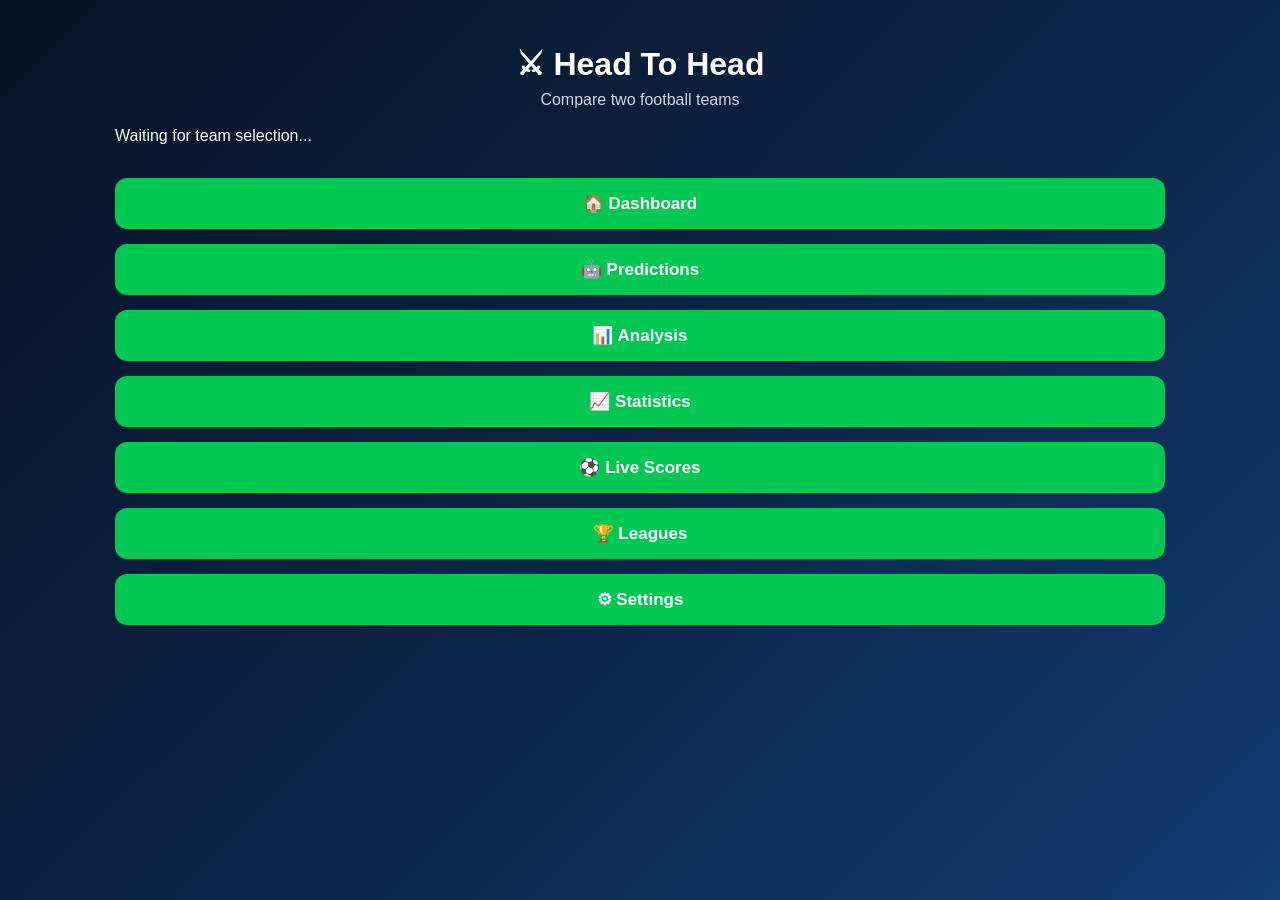
<file: Head2Head.html>
<!DOCTYPE html>
<html lang="en">
<head>

<meta charset="UTF-8">
<meta name="viewport" content="width=device-width, initial-scale=1.0">

<title>Head To Head</title>

<link rel="stylesheet" href="styles.css">
<script src="script.js"></script>

</head>

<body>

<div class="container">

<h1>⚔ Head To Head</h1>

<p>Compare two football teams</p>

<div id="headToHeadContainer">

<p>Waiting for team selection...</p>

</div>

<br>

<button onclick="openDashboard()">🏠 Dashboard</button>

<button onclick="openPredictions()">🤖 Predictions</button>

<button onclick="openAnalysis()">📊 Analysis</button>

<button onclick="openStatistics()">📈 Statistics</button>

<button onclick="openLiveScores()">⚽ Live Scores</button>

<button onclick="openLeagues()">🏆 Leagues</button>

<button onclick="openSettings()">⚙ Settings</button>

</div>

</body>

</html>
</file>
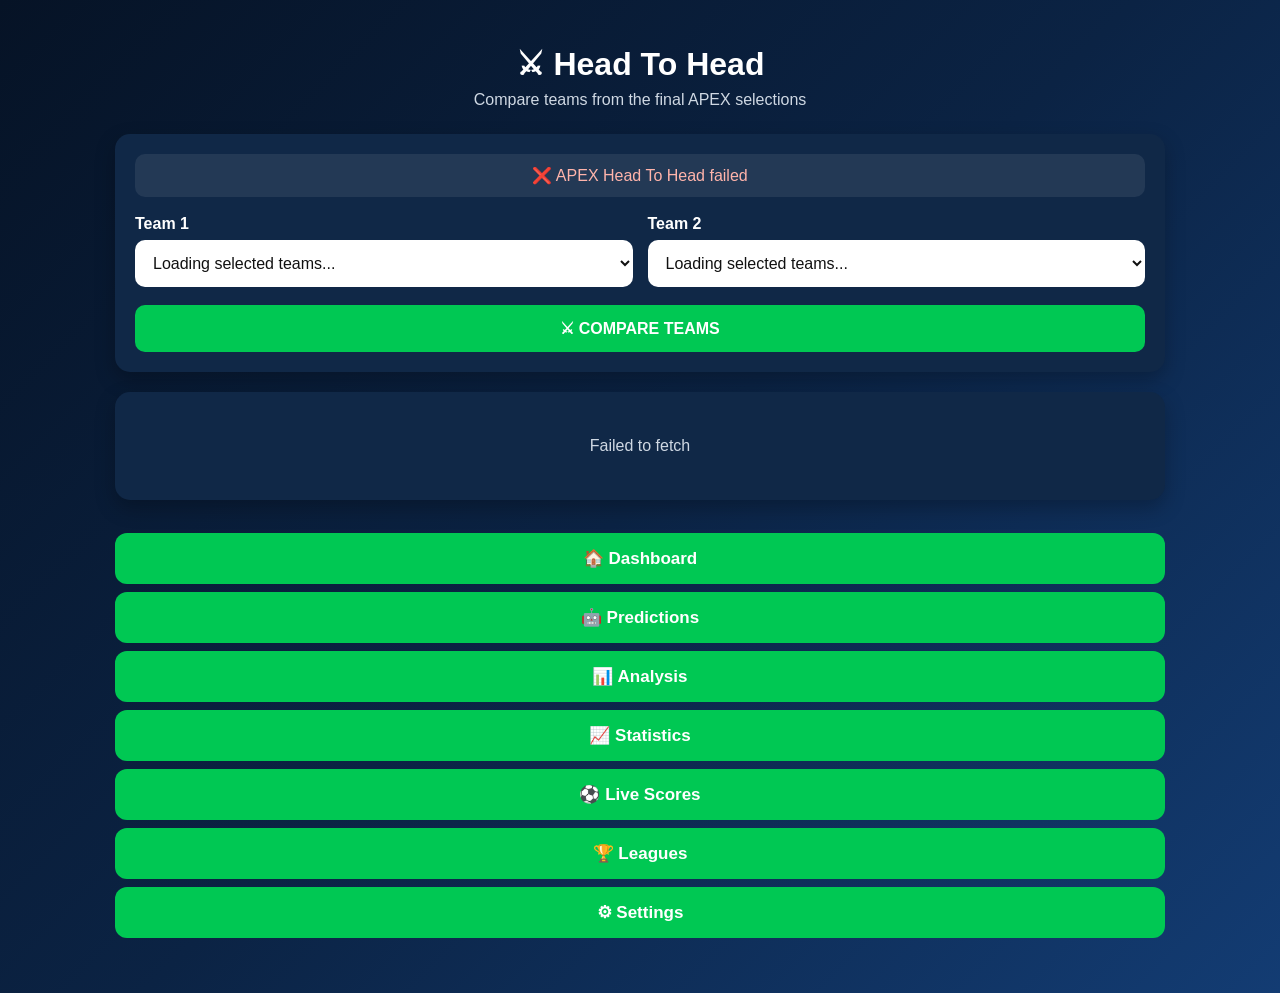
<file: head2head.html>
<!DOCTYPE html>
<html lang="en">

<head>

<meta charset="UTF-8">
<meta name="viewport" content="width=device-width, initial-scale=1.0">

<title>APEX Predict AI - Head To Head</title>

<link rel="stylesheet" href="styles.css">

<style>

.h2h-header{
    text-align:center;
    margin-bottom:25px;
}

.h2h-header h1{
    margin-bottom:8px;
}

.h2h-header p{
    color:#cfd8e3;
}

.h2h-card{
    background:#102847;
    border-radius:15px;
    padding:20px;
    margin-bottom:20px;
    box-shadow:0 8px 20px rgba(0,0,0,.25);
}

.h2h-controls{
    display:grid;
    grid-template-columns:1fr 1fr;
    gap:15px;
}

.h2h-controls label{
    display:block;
    margin-bottom:7px;
    font-weight:bold;
}

.h2h-controls select{
    width:100%;
    padding:14px;
    border:none;
    border-radius:10px;
    font-size:16px;
    background:white;
    color:#111;
}

.h2h-button{
    margin-top:18px;
    width:100%;
    padding:14px;
    border:none;
    border-radius:10px;
    background:#00c853;
    color:white;
    font-size:16px;
    font-weight:bold;
    cursor:pointer;
}

.h2h-status{
    text-align:center;
    padding:12px;
    margin-bottom:18px;
    border-radius:10px;
    background:rgba(255,255,255,.08);
    color:#ffd54f;
}

.h2h-teams{
    display:grid;
    grid-template-columns:1fr auto 1fr;
    align-items:center;
    gap:15px;
    text-align:center;
    margin:20px 0;
}

.h2h-team{
    background:#0b2344;
    padding:18px;
    border-radius:12px;
    font-size:20px;
    font-weight:bold;
}

.h2h-vs{
    font-size:22px;
    font-weight:bold;
}

.h2h-grid{
    display:grid;
    grid-template-columns:
        repeat(auto-fit,minmax(200px,1fr));
    gap:12px;
}

.h2h-stat{
    background:white;
    color:#111;
    padding:15px;
    border-radius:10px;
    border:1px solid #ddd;
}

.h2h-stat-title{
    font-size:13px;
    font-weight:bold;
    color:#555;
    margin-bottom:7px;
}

.h2h-stat-value{
    font-size:18px;
    font-weight:bold;
    word-break:break-word;
}

.h2h-empty{
    text-align:center;
    padding:25px;
    color:#cfd8e3;
}

.h2h-error{
    background:#3a1515;
    color:#ffb4ab;
    text-align:center;
    padding:20px;
    border-radius:12px;
}

.h2h-navigation{
    margin-top:25px;
}

.h2h-navigation button{
    margin-top:8px;
}

@media(max-width:700px){

    .h2h-controls{
        grid-template-columns:1fr;
    }

    .h2h-teams{
        grid-template-columns:1fr;
    }

    .h2h-vs{
        margin:-5px 0;
    }

}

</style>

</head>


<body>

<div class="container">


    <div class="h2h-header">

        <h1>⚔ Head To Head</h1>

        <p>
            Compare teams from the final APEX selections
        </p>

    </div>


    <div class="h2h-card">

        <div
            id="h2hStatus"
            class="h2h-status"
        >
            🔄 Connecting to APEX AI...
        </div>


        <div class="h2h-controls">

            <div>

                <label for="homeTeamSelect">
                    Team 1
                </label>

                <select id="homeTeamSelect">

                    <option value="">
                        Loading selected teams...
                    </option>

                </select>

            </div>


            <div>

                <label for="awayTeamSelect">
                    Team 2
                </label>

                <select id="awayTeamSelect">

                    <option value="">
                        Loading selected teams...
                    </option>

                </select>

            </div>

        </div>


        <button
            type="button"
            class="h2h-button"
            id="compareButton"
        >
            ⚔ COMPARE TEAMS
        </button>

    </div>


    <div
        id="headToHeadContainer"
        class="h2h-card"
    >

        <div class="h2h-empty">
            Select two teams and press COMPARE TEAMS.
        </div>

    </div>


    <div class="h2h-navigation">

        <button onclick="go('dashboard.html')">
            🏠 Dashboard
        </button>

        <button onclick="go('predictions.html')">
            🤖 Predictions
        </button>

        <button onclick="go('analysis.html')">
            📊 Analysis
        </button>

        <button onclick="go('statistics.html')">
            📈 Statistics
        </button>

        <button onclick="go('livescores.html')">
            ⚽ Live Scores
        </button>

        <button onclick="go('leagues.html')">
            🏆 Leagues
        </button>

        <button onclick="go('settings.html')">
            ⚙ Settings
        </button>

    </div>

</div>


<script>

"use strict";


const APEX_GOOGLE_SHEETS_API =
"https://script.google.com/macros/s/AKfycbxeZN80_WiP4hNmfbCMlmFDFHsuZ6QMpW7tDce4MRS8ya6RZQJ0F5DK8OPRaUBGiQfOsw/exec";


let apexMatches = [];


/* =====================================================
   SAFE HTML
   ===================================================== */

function h2hEscape(value){

    if(
        value === null ||
        value === undefined
    ){

        return "";

    }

    return String(value)
        .replace(/&/g,"&amp;")
        .replace(/</g,"&lt;")
        .replace(/>/g,"&gt;")
        .replace(/"/g,"&quot;")
        .replace(/'/g,"&#039;");

}


/* =====================================================
   VALUE READER
   ===================================================== */

function h2hValue(match,names){

    if(!match){
        return "";
    }

    const keys =
        Object.keys(match);

    for(const wanted of names){

        const wantedName =
            wanted.trim().toLowerCase();

        const key =
            keys.find(function(existingKey){

                return existingKey
                    .trim()
                    .toLowerCase()
                    === wantedName;

            });

        if(key !== undefined){

            const value =
                match[key];

            if(
                value !== null &&
                value !== undefined &&
                String(value).trim() !== ""
            ){

                return value;

            }

        }

    }

    return "";

}


/* =====================================================
   STATUS
   ===================================================== */

function setH2HStatus(message,type){

    const element =
        document.getElementById(
            "h2hStatus"
        );

    if(!element){
        return;
    }

    element.textContent =
        message;

    if(type === "success"){

        element.style.color =
            "#b9f6ca";

    }else if(type === "error"){

        element.style.color =
            "#ffb4ab";

    }else{

        element.style.color =
            "#ffd54f";

    }

}


/* =====================================================
   LOAD ONLY FINAL 10
   ===================================================== */

async function loadH2HData(){

    try{

        setH2HStatus(
            "🔄 Loading final 10 APEX matches...",
            "loading"
        );


        const response =
            await fetch(
                APEX_GOOGLE_SHEETS_API,
                {
                    method:"GET",
                    cache:"no-store"
                }
            );


        if(!response.ok){

            throw new Error(
                "HTTP " + response.status
            );

        }


        const data =
            await response.json();


        if(
            !data ||
            !data.matchDatabase ||
            !Array.isArray(
                data.matchDatabase.objects
            )
        ){

            throw new Error(
                "APEX Match Database was not returned."
            );

        }


        const allMatches =
            data.matchDatabase.objects;


        /*
         * Use the same completed-prediction
         * filter used by the other pages.
         */

        const completedMatches =
            allMatches.filter(function(match){

                const prediction =
                    h2hValue(
                        match,
                        [
                            "Prediction",
                            "prediction",
                            "AI Prediction"
                        ]
                    );

                const confidence =
                    h2hValue(
                        match,
                        [
                            "Confidence %",
                            "Confidence",
                            "confidence %",
                            "Final Confidence"
                        ]
                    );

                const market =
                    h2hValue(
                        match,
                        [
                            "Recommended Market",
                            "recommended market",
                            "Market"
                        ]
                    );

                return (
                    prediction !== "" ||
                    confidence !== "" ||
                    market !== ""
                );

            });


        /*
         * Keep only the 10 records used by
         * the lightweight web pages.
         */

        apexMatches =
            completedMatches
                .slice()
                .reverse()
                .slice(0,10);


        if(apexMatches.length === 0){

            setH2HStatus(
                "⚠️ No selected matches available.",
                "loading"
            );

            showEmptyMessage(
                "No completed APEX matches are currently available."
            );

            return;

        }


        populateTeamSelectors();


        setH2HStatus(
            "✅ APEX AI Connected — " +
            apexMatches.length +
            " selected matches",
            "success"
        );


    }catch(error){

        console.error(
            "APEX Head To Head error:",
            error
        );


        setH2HStatus(
            "❌ APEX Head To Head failed",
            "error"
        );


        showEmptyMessage(
            error.message
        );

    }

}


/* =====================================================
   TEAM LIST
   ===================================================== */

function getTeams(){

    const teams =
        new Set();


    apexMatches.forEach(function(match){

        const home =
            String(
                h2hValue(
                    match,
                    [
                        "Home Team",
                        "HomeTeam",
                        "Home"
                    ]
                )
            ).trim();


        const away =
            String(
                h2hValue(
                    match,
                    [
                        "Away Team",
                        "AwayTeam",
                        "Away"
                    ]
                )
            ).trim();


        if(home){
            teams.add(home);
        }


        if(away){
            teams.add(away);
        }

    });


    return Array.from(
        teams
    ).sort(function(a,b){

        return a.localeCompare(b);

    });

}


/* =====================================================
   SELECTORS
   ===================================================== */

function populateTeamSelectors(){

    const homeSelect =
        document.getElementById(
            "homeTeamSelect"
        );

    const awaySelect =
        document.getElementById(
            "awayTeamSelect"
        );


    const teams =
        getTeams();


    if(!teams.length){

        homeSelect.innerHTML =
            '<option value="">No teams available</option>';

        awaySelect.innerHTML =
            '<option value="">No teams available</option>';

        return;

    }


    let options =
        '<option value="">Select team</option>';


    teams.forEach(function(team){

        options +=
            '<option value="' +
            h2hEscape(team) +
            '">' +
            h2hEscape(team) +
            '</option>';

    });


    homeSelect.innerHTML =
        options;

    awaySelect.innerHTML =
        options;

}


/* =====================================================
   FIND MATCH
   ===================================================== */

function findMatch(homeTeam,awayTeam){

    return apexMatches.find(function(match){

        const home =
            String(
                h2hValue(
                    match,
                    [
                        "Home Team",
                        "HomeTeam",
                        "Home"
                    ]
                )
            ).trim()
            .toLowerCase();


        const away =
            String(
                h2hValue(
                    match,
                    [
                        "Away Team",
                        "AwayTeam",
                        "Away"
                    ]
                )
            ).trim()
            .toLowerCase();


        return (
            home ===
            homeTeam.trim().toLowerCase()
            &&
            away ===
            awayTeam.trim().toLowerCase()
        );

    });

}


/* =====================================================
   COMPARE
   ===================================================== */

function compareTeams(){

    const homeSelect =
        document.getElementById(
            "homeTeamSelect"
        );

    const awaySelect =
        document.getElementById(
            "awayTeamSelect"
        );


    const container =
        document.getElementById(
            "headToHeadContainer"
        );


    const homeTeam =
        homeSelect.value.trim();

    const awayTeam =
        awaySelect.value.trim();


    if(!homeTeam || !awayTeam){

        showEmptyMessage(
            "⚠️ Please select both teams."
        );

        return;

    }


    if(
        homeTeam.toLowerCase()
        ===
        awayTeam.toLowerCase()
    ){

        showEmptyMessage(
            "⚠️ Please select two different teams."
        );

        return;

    }


    const match =
        findMatch(
            homeTeam,
            awayTeam
        );


    if(!match){

        showEmptyMessage(
            "No exact match between these two teams was found among the final 10 APEX selections."
        );

        return;

    }


    renderComparison(
        match,
        homeTeam,
        awayTeam
    );

}


/* =====================================================
   RENDER
   ===================================================== */

function renderComparison(
    match,
    homeTeam,
    awayTeam
){

    const container =
        document.getElementById(
            "headToHeadContainer"
        );


    const league =
        h2hValue(
            match,
            ["League","league"]
        );


    const date =
        h2hValue(
            match,
            ["Date","Match Date","date"]
        );


    const prediction =
        h2hValue(
            match,
            ["Prediction","AI Prediction"]
        );


    const confidence =
        h2hValue(
            match,
            [
                "Confidence %",
                "Confidence",
                "Final Confidence"
            ]
        );


    const risk =
        h2hValue(
            match,
            ["Risk Level","Risk"]
        );


    const market =
        h2hValue(
            match,
            [
                "Recommended Market",
                "recommended market",
                "Market"
            ]
        );


    const h2h =
        h2hValue(
            match,
            [
                "Head to Head",
                "Head To Head",
                "H2H"
            ]
        );


    const h2hScore =
        h2hValue(
            match,
            [
                "Head to Head Score",
                "Head To Head Score",
                "H2H Score"
            ]
        );


    const homeAdvantage =
        h2hValue(
            match,
            [
                "Home Advantage Score",
                "Home Advantage"
            ]
        );


    const odds =
        h2hValue(
            match,
            [
                "Bookmaker Odds",
                "Bookmaker odds",
                "Odds"
            ]
        );


    container.innerHTML = `

        <h2 style="text-align:center;">
            ⚔ Head To Head Analysis
        </h2>


        <div class="h2h-teams">

            <div class="h2h-team">

                🏠 ${h2hEscape(homeTeam)}

            </div>


            <div class="h2h-vs">
                VS
            </div>


            <div class="h2h-team">

                🛡 ${h2hEscape(awayTeam)}

            </div>

        </div>


        <div class="h2h-grid">


            <div class="h2h-stat">

                <div class="h2h-stat-title">
                    League
                </div>

                <div class="h2h-stat-value">
                    ${h2hValue(match,["League"]) || "—"}
                </div>

            </div>


            <div class="h2h-stat">

                <div class="h2h-stat-title">
                    Date
                </div>

                <div class="h2h-stat-value">
                    ${h2hValue(match,["Date"]) || "—"}
                </div>

            </div>


            <div class="h2h-stat">

                <div class="h2h-stat-title">
                    Head To Head
                </div>

                <div class="h2h-stat-value">
                    ${h2h || "—"}
                </div>

            </div>


            <div class="h2h-stat">

                <div class="h2h-stat-title">
                    Head To Head Score
                </div>

                <div class="h2h-stat-value">
                    ${h2hScore || "—"}
                </div>

            </div>


            <div class="h2h-stat">

                <div class="h2h-stat-title">
                    Home Advantage
                </div>

                <div class="h2h-stat-value">
                    ${homeAdvantage || "—"}
                </div>

            </div>


            <div class="h2h-stat">

                <div class="h2h-stat-title">
                    AI Prediction
                </div>

                <div class="h2h-stat-value">
                    ${prediction || "—"}
                </div>

            </div>


            <div class="h2h-stat">

                <div class="h2h-stat-title">
                    Confidence
                </div>

                <div class="h2h-stat-value">
                    ${confidence || "—"}
                </div>

            </div>


            <div class="h2h-stat">

                <div class="h2h-stat-title">
                    Risk
                </div>

                <div class="h2h-stat-value">
                    ${risk || "—"}
                </div>

            </div>


            <div class="h2h-stat">

                <div class="h2h-stat-title">
                    Recommended Market
                </div>

                <div class="h2h-stat-value">
                    ${market || "—"}
                </div>

            </div>


            <div class="h2h-stat">

                <div class="h2h-stat-title">
                    Bookmaker Odds
                </div>

                <div class="h2h-stat-value">
                    ${odds || "—"}
                </div>

            </div>


        </div>

    `;

}


/* =====================================================
   EMPTY MESSAGE
   ===================================================== */

function showEmptyMessage(message){

    const container =
        document.getElementById(
            "headToHeadContainer"
        );


    container.innerHTML = `

        <div class="h2h-empty">

            ${h2hEscape(message)}

        </div>

    `;

}


/* =====================================================
   NAVIGATION
   ===================================================== */

function go(page){

    window.location.href =
        page;

}


/* =====================================================
   START
   ===================================================== */

document.addEventListener(
    "DOMContentLoaded",
    function(){

        const button =
            document.getElementById(
                "compareButton"
            );


        if(button){

            button.addEventListener(
                "click",
                compareTeams
            );

        }


        loadH2HData();

    }
);

</script>

</body>

</html>
</file>
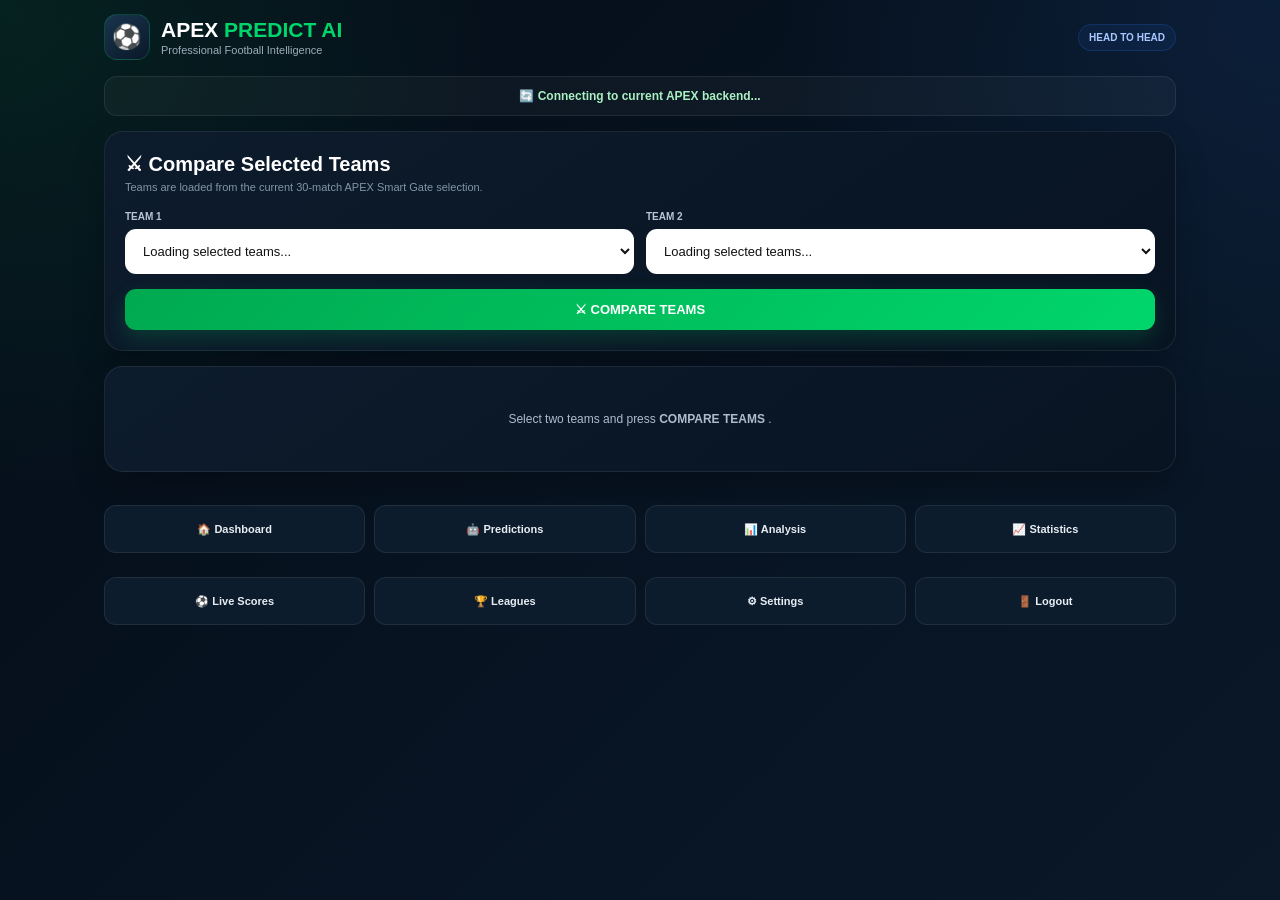
<file: headtohead.html>
<!DOCTYPE html>
<html lang="en">

<head>

<meta charset="UTF-8">
<meta name="viewport" content="width=device-width, initial-scale=1.0">
<meta name="theme-color" content="#071321">

<title>APEX Predict AI - Head To Head</title>

<link rel="stylesheet" href="styles.css">

<style>

:root{
    --bg:#071321;
    --panel:#0d1c2d;
    --panel2:#10243a;
    --border:rgba(255,255,255,.08);
    --text:#ffffff;
    --muted:#9eacba;
    --green:#00d66b;
    --blue:#2f7cff;
    --purple:#9b45ff;
    --yellow:#ffbf22;
    --red:#ff4d5f;
}

*{
    box-sizing:border-box;
}

html,
body{
    margin:0;
    padding:0;
    min-height:100%;
}

body{

    background:
        radial-gradient(
            circle at top left,
            rgba(0,214,107,.10),
            transparent 32%
        ),
        radial-gradient(
            circle at top right,
            rgba(47,124,255,.10),
            transparent 32%
        ),
        linear-gradient(
            135deg,
            #050d17,
            #071321 50%,
            #0a1828
        );

    color:var(--text);

    font-family:
        Inter,
        -apple-system,
        BlinkMacSystemFont,
        "Segoe UI",
        Roboto,
        Arial,
        sans-serif;
}

button,
select{
    font:inherit;
}

.app{
    width:100%;
    max-width:1100px;
    margin:0 auto;
    padding:14px;
}

.topbar{
    display:flex;
    align-items:center;
    justify-content:space-between;
    gap:12px;
    margin-bottom:16px;
}

.brand{
    display:flex;
    align-items:center;
    gap:11px;
}

.brand-icon{
    width:46px;
    height:46px;
    border-radius:13px;

    display:flex;
    align-items:center;
    justify-content:center;

    background:
        linear-gradient(
            145deg,
            #19354e,
            #0a1828
        );

    border:1px solid rgba(0,214,107,.22);

    font-size:24px;
}

.brand-title{
    margin:0;
    font-size:21px;
    font-weight:800;
}

.brand-title span{
    color:var(--green);
}

.brand-subtitle{
    color:var(--muted);
    font-size:11px;
    margin-top:2px;
}

.page-badge{
    padding:7px 10px;
    border-radius:999px;

    background:rgba(47,124,255,.08);
    border:1px solid rgba(47,124,255,.18);

    color:#a9c7ff;
    font-size:10px;
    font-weight:800;
}

.status{
    padding:12px 14px;
    margin-bottom:15px;

    border-radius:13px;

    background:rgba(255,255,255,.035);
    border:1px solid var(--border);

    color:#a9f0c2;

    text-align:center;
    font-size:12px;
    font-weight:700;
}

.status.error{
    color:#ffb4ab;
}

.h2h-card{

    background:
        linear-gradient(
            145deg,
            rgba(13,28,45,.98),
            rgba(8,20,34,.98)
        );

    border:1px solid var(--border);

    border-radius:19px;

    padding:20px;

    margin-bottom:15px;

    box-shadow:
        0 14px 32px
        rgba(0,0,0,.23);
}

.controls-title{
    margin:0 0 5px;

    font-size:20px;
    color:#ffffff;
}

.controls-subtitle{
    margin:0 0 18px;

    color:#8495a8;
    font-size:11px;
}

.h2h-controls{

    display:grid;

    grid-template-columns:
        1fr 1fr;

    gap:12px;
}

.control-group label{

    display:block;

    color:#b9c6d3;

    font-size:10px;

    font-weight:800;

    margin-bottom:7px;
}

.h2h-controls select{

    width:100%;

    padding:13px;

    border:
        1px solid
        rgba(255,255,255,.10);

    border-radius:11px;

    background:#ffffff;

    color:#111111;

    font-size:13px;

    outline:none;
}

.h2h-controls select:focus{

    border-color:
        rgba(0,214,107,.55);
}

.h2h-button{

    width:100%;

    margin-top:15px;

    padding:13px;

    border:0;

    border-radius:11px;

    background:
        linear-gradient(
            135deg,
            #00a950,
            #00d66b
        );

    color:#ffffff;

    font-size:13px;

    font-weight:900;

    cursor:pointer;

    box-shadow:
        0 8px 20px
        rgba(0,214,107,.18);
}

.h2h-button:hover{
    filter:brightness(1.05);
}

.comparison-title{

    text-align:center;

    color:#ffffff;

    margin:0 0 18px;

    font-size:21px;
}

.h2h-teams{

    display:grid;

    grid-template-columns:
        1fr 55px 1fr;

    align-items:center;

    gap:10px;

    text-align:center;

    margin:10px 0 20px;
}

.h2h-team{

    background:
        rgba(255,255,255,.035);

    border:
        1px solid
        rgba(255,255,255,.06);

    border-radius:14px;

    padding:17px 10px;

    color:#ffffff;

    font-size:16px;

    font-weight:900;

    line-height:1.35;
}

.h2h-vs{

    color:#7f8d9d;

    font-size:12px;

    font-weight:900;
}

.h2h-grid{

    display:grid;

    grid-template-columns:
        repeat(
            auto-fit,
            minmax(200px,1fr)
        );

    gap:10px;
}

.h2h-stat{

    background:#ffffff;

    color:#111111;

    padding:14px;

    border-radius:12px;

    border:
        1px solid
        #e2e6ea;

    min-height:76px;
}

.h2h-stat-title{

    font-size:9px;

    font-weight:800;

    color:#65717d;

    margin-bottom:7px;

    text-transform:uppercase;
}

.h2h-stat-value{

    font-size:15px;

    font-weight:800;

    line-height:1.4;

    word-break:break-word;
}

.highlight{

    border-color:
        rgba(0,214,107,.35);

    box-shadow:
        inset 3px 0 0
        var(--green);
}

.highlight .h2h-stat-value{
    color:#00a950;
}

.h2h-empty{

    text-align:center;

    padding:25px 15px;

    color:#aebccc;

    font-size:12px;
}

.error-box{

    background:#32171b;

    border:
        1px solid
        #6d292f;

    color:#ffb4ab;

    padding:25px;

    border-radius:16px;

    text-align:center;
}

.navigation{

    display:grid;

    grid-template-columns:
        repeat(4,1fr);

    gap:9px;

    margin-top:18px;

    padding-bottom:25px;
}

.navigation button{

    min-height:48px;

    border:
        1px solid
        var(--border);

    border-radius:12px;

    background:#0d1c2d;

    color:#e8edf3;

    font-size:11px;

    font-weight:700;

    cursor:pointer;
}

.navigation button:hover{

    border-color:
        rgba(0,214,107,.35);
}

@media(max-width:700px){

    .app{
        padding:10px;
    }

    .page-badge{
        display:none;
    }

    .h2h-controls{
        grid-template-columns:1fr;
    }

    .h2h-teams{
        grid-template-columns:1fr;
    }

    .h2h-vs{
        margin:-3px 0;
    }

    .navigation{
        grid-template-columns:
            1fr 1fr;
    }

}

</style>

</head>


<body>

<div class="app">


    <!-- =====================================================
         TOP BAR
         ===================================================== -->

    <div class="topbar">

        <div class="brand">

            <div class="brand-icon">
                ⚽
            </div>

            <div>

                <h1 class="brand-title">
                    APEX <span>PREDICT AI</span>
                </h1>

                <div class="brand-subtitle">
                    Professional Football Intelligence
                </div>

            </div>

        </div>


        <div class="page-badge">
            HEAD TO HEAD
        </div>

    </div>


    <!-- =====================================================
         STATUS
         ===================================================== -->

    <div
        id="h2hStatus"
        class="status"
    >
        🔄 Connecting to current APEX backend...
    </div>


    <!-- =====================================================
         CONTROLS
         ===================================================== -->

    <div class="h2h-card">

        <h2 class="controls-title">
            ⚔ Compare Selected Teams
        </h2>

        <p class="controls-subtitle">
            Teams are loaded from the current 30-match APEX Smart Gate selection.
        </p>


        <div class="h2h-controls">


            <div class="control-group">

                <label for="homeTeamSelect">
                    TEAM 1
                </label>

                <select id="homeTeamSelect">

                    <option value="">
                        Loading selected teams...
                    </option>

                </select>

            </div>


            <div class="control-group">

                <label for="awayTeamSelect">
                    TEAM 2
                </label>

                <select id="awayTeamSelect">

                    <option value="">
                        Loading selected teams...
                    </option>

                </select>

            </div>


        </div>


        <button
            type="button"
            class="h2h-button"
            id="compareButton"
        >
            ⚔ COMPARE TEAMS
        </button>


    </div>


    <!-- =====================================================
         RESULT
         ===================================================== -->

    <div
        id="headToHeadContainer"
        class="h2h-card"
    >

        <div class="h2h-empty">

            Select two teams and press
            <strong>
                COMPARE TEAMS
            </strong>.

        </div>

    </div>


    <!-- =====================================================
         NAVIGATION
         ===================================================== -->

    <div class="navigation">

        <button onclick="go('dashboard.html')">
            🏠 Dashboard
        </button>

        <button onclick="go('predictions.html')">
            🤖 Predictions
        </button>

        <button onclick="go('analysis.html')">
            📊 Analysis
        </button>

        <button onclick="go('statistics.html')">
            📈 Statistics
        </button>

        <button onclick="go('livescores.html')">
            ⚽ Live Scores
        </button>

        <button onclick="go('leagues.html')">
            🏆 Leagues
        </button>

        <button onclick="go('settings.html')">
            ⚙ Settings
        </button>

        <button onclick="go('index.html')">
            🚪 Logout
        </button>

    </div>


</div>


<script>

"use strict";


/* =========================================================
   CURRENT APEX BACKEND
   ========================================================= */

const APEX_API_URL =
"https://script.google.com/macros/s/AKfycbxygAHM7CTxHK5SXXCoc7AyfhivumaYJDKSYv5OFdI_woZdSnpVgBM400W8Gkny1Y8I/exec";


const MAX_MATCHES = 30;

const REQUEST_TIMEOUT = 45000;

const RETRIES = 2;


let apexMatches = [];


/* =========================================================
   HELPERS
   ========================================================= */

function safe(value){

    return String(value ?? "")
        .replace(/&/g,"&amp;")
        .replace(/</g,"&lt;")
        .replace(/>/g,"&gt;")
        .replace(/"/g,"&quot;")
        .replace(/'/g,"&#039;");
}


function normaliseKey(value){

    return String(value ?? "")
        .trim()
        .toLowerCase()
        .replace(/\s+/g," ");
}


function getValue(
    object,
    names
){

    if(
        !object ||
        typeof object !== "object"
    ){

        return "";
    }


    const keys =
        Object.keys(
            object
        );


    for(
        const wantedName of names
    ){

        const wanted =
            normaliseKey(
                wantedName
            );


        const found =
            keys.find(
                key =>
                    normaliseKey(
                        key
                    ) === wanted
            );


        if(
            found !== undefined
        ){

            const value =
                object[found];


            if(
                value !== null &&
                value !== undefined &&
                String(
                    value
                ).trim() !== ""
            ){

                return value;
            }
        }
    }


    return "";
}


/* =========================================================
   MATCH FIELDS
   ========================================================= */

function getFixtureId(match){

    return getValue(
        match,
        [
            "Fixture ID",
            "API Fixture ID",
            "fixture_id",
            "fixtureId",
            "Fixture"
        ]
    );
}


function getDate(match){

    return getValue(
        match,
        [
            "Date",
            "Match Date",
            "Fixture Date",
            "date"
        ]
    );
}


function getTime(match){

    return getValue(
        match,
        [
            "Time",
            "Match Time",
            "Kickoff",
            "Kick-off",
            "Kick Off",
            "Start Time"
        ]
    );
}


function getHome(match){

    return getValue(
        match,
        [
            "Home Team",
            "HomeTeam",
            "Home",
            "Team Home"
        ]
    );
}


function getAway(match){

    return getValue(
        match,
        [
            "Away Team",
            "AwayTeam",
            "Away",
            "Team Away"
        ]
    );
}


function getLeague(match){

    return getValue(
        match,
        [
            "League",
            "Competition",
            "League Name",
            "Tournament"
        ]
    );
}


function getPrediction(match){

    return getValue(
        match,
        [
            "Prediction",
            "AI Prediction",
            "Prediction Advice",
            "Advice"
        ]
    );
}


function getConfidence(match){

    const value =
        getValue(
            match,
            [
                "Final Confidence",
                "Final confidence",
                "Final Confidence %",
                "Final confidence %",
                "Confidence %",
                "Confidence",
                "AI Confidence"
            ]
        );


    if(
        value === "" ||
        value === null ||
        value === undefined
    ){

        return null;
    }


    const parsed =
        parseFloat(
            String(value)
                .replace("%","")
                .replace(",",".")
                .trim()
        );


    return Number.isFinite(
        parsed
    )
        ? parsed
        : null;
}


/* =========================================================
   ANALYSIS FIELDS
   ========================================================= */

function getH2H(match){

    return getValue(
        match,
        [
            "Head to Head",
            "Head To Head",
            "head to head",
            "H2H"
        ]
    );
}


function getH2HScore(match){

    return getValue(
        match,
        [
            "Head to Head Score",
            "Head To Head Score",
            "head - to - head-score",
            "H2H Score"
        ]
    );
}


function getHomeAdvantage(match){

    return getValue(
        match,
        [
            "Home Advantage",
            "Home Advantage Score",
            "Home advantage score"
        ]
    );
}


function getHomeGoals(match){

    return getValue(
        match,
        [
            "Home Goals Scored Avg",
            "Home Goals Scored",
            "Home Avg Goals"
        ]
    );
}


function getAwayGoals(match){

    return getValue(
        match,
        [
            "Away Goals Scored Avg",
            "Away Goals Scored",
            "Away Avg Goals"
        ]
    );
}


function getHomeConceded(match){

    return getValue(
        match,
        [
            "Home Goals Conceded Avg",
            "Home Goals Conceded"
        ]
    );
}


function getAwayConceded(match){

    return getValue(
        match,
        [
            "Away Goals Conceded Avg",
            "Away Goals Conceded"
        ]
    );
}


function getHomeWin(match){

    return getValue(
        match,
        [
            "Home Win %",
            "Home Win"
        ]
    );
}


function getAwayWin(match){

    return getValue(
        match,
        [
            "Away Win %",
            "Away Win"
        ]
    );
}


function getBTTS(match){

    return getValue(
        match,
        [
            "BTTS %",
            "BTTS"
        ]
    );
}


function getOver15(match){

    return getValue(
        match,
        [
            "Over 1.5 %",
            "Over 1.5"
        ]
    );
}


function getMarket(match){

    return getValue(
        match,
        [
            "Recommended Market",
            "recommended market",
            "Recommended market",
            "Market",
            "Betting Market",
            "Selection Market",
            "Prediction Market"
        ]
    );
}


function getRisk(match){

    const direct =
        getValue(
            match,
            [
                "Risk Level",
                "Risk",
                "Risk Category",
                "Risk Rating",
                "AI Risk"
            ]
        );


    if(
        direct !== ""
    ){

        return String(
            direct
        );
    }


    const confidence =
        getConfidence(
            match
        );


    if(
        confidence === null
    ){

        return "";
    }


    if(
        confidence >= 70
    ){

        return "LOW";
    }


    if(
        confidence >= 55
    ){

        return "MEDIUM";
    }


    return "HIGH";
}


/* =========================================================
   BACKEND RESPONSE
   ========================================================= */

function extractMatches(data){

    if(
        data &&
        Array.isArray(
            data.matches
        )
    ){

        return data.matches;
    }


    if(
        data &&
        data.smartGate &&
        Array.isArray(
            data.smartGate.objects
        )
    ){

        return data.smartGate.objects;
    }


    if(
        data &&
        Array.isArray(
            data.smartGate
        )
    ){

        return data.smartGate;
    }


    if(
        data &&
        data.matchDatabase &&
        Array.isArray(
            data.matchDatabase.objects
        )
    ){

        return data.matchDatabase.objects;
    }


    if(
        data &&
        Array.isArray(
            data.data
        )
    ){

        return data.data;
    }


    return [];
}


/* =========================================================
   DEDUPLICATION
   ========================================================= */

function prepareMatches(
    source
){

    const matches =
        Array.isArray(source)
            ? source
            : [];


    const seen =
        new Set();


    const result =
        [];


    matches.forEach(
        function(
            match,
            index
        ){

            const home =
                String(
                    getHome(match)
                ).trim();


            const away =
                String(
                    getAway(match)
                ).trim();


            if(
                !home ||
                !away
            ){

                return;
            }


            const fixture =
                String(
                    getFixtureId(match)
                ).trim();


            const identity =
                fixture
                    ? "fixture:" +
                      normaliseKey(
                          fixture
                      )
                    :
                      [
                          getDate(match),
                          home,
                          away,
                          getLeague(match)
                      ]
                      .map(
                          normaliseKey
                      )
                      .join("|");


            const finalIdentity =
                identity ||
                "row:" + index;


            if(
                seen.has(
                    finalIdentity
                )
            ){

                return;
            }


            seen.add(
                finalIdentity
            );


            result.push(
                match
            );

        }
    );


    result.sort(
        function(
            a,
            b
        ){

            return(
                (
                    getConfidence(b)
                    ?? -1
                )
                -
                (
                    getConfidence(a)
                    ?? -1
                )
            );
        }
    );


    return result.slice(
        0,
        MAX_MATCHES
    );
}


/* =========================================================
   API REQUEST
   ========================================================= */

async function fetchAPEXData(){

    const controller =
        new AbortController();


    const timer =
        setTimeout(
            function(){

                controller.abort();

            },
            REQUEST_TIMEOUT
        );


    try{

        const response =
            await fetch(
                APEX_API_URL +
                "?request=dashboard&limit=" +
                MAX_MATCHES +
                "&ts=" +
                Date.now(),
                {
                    method:"GET",
                    cache:"no-store",
                    redirect:"follow",
                    signal:
                        controller.signal
                }
            );


        const raw =
            await response.text();


        if(
            !response.ok
        ){

            throw new Error(
                "APEX backend HTTP " +
                response.status
            );
        }


        if(
            !raw.trim()
        ){

            throw new Error(
                "APEX backend returned an empty response."
            );
        }


        let data;


        try{

            data =
                JSON.parse(
                    raw
                );

        }catch(error){

            console.error(
                "APEX H2H raw response:",
                raw
            );


            throw new Error(
                "APEX backend returned invalid JSON."
            );
        }


        if(
            data &&
            String(
                data.status
            ).toUpperCase()
            ===
            "ERROR"
        ){

            throw new Error(
                data.message ||
                "APEX backend returned an error."
            );
        }


        return data;


    }catch(error){

        if(
            error.name ===
            "AbortError"
        ){

            throw new Error(
                "APEX backend request timed out."
            );
        }


        throw error;

    }finally{

        clearTimeout(
            timer
        );
    }
}


/* =========================================================
   RETRY
   ========================================================= */

async function loadAPEXData(){

    let lastError =
        null;


    for(
        let attempt = 0;

        attempt <= RETRIES;

        attempt++
    ){

        try{

            return await fetchAPEXData();

        }catch(error){

            lastError =
                error;


            if(
                attempt <
                RETRIES
            ){

                await new Promise(
                    resolve =>
                        setTimeout(
                            resolve,
                            1000
                        )
                );
            }
        }
    }


    throw(
        lastError ||
        new Error(
            "Unable to connect to APEX backend."
        )
    );
}


/* =========================================================
   TEAM LIST
   ========================================================= */

function getTeams(){

    const teams =
        new Set();


    apexMatches.forEach(
        function(match){

            const home =
                String(
                    getHome(match)
                ).trim();


            const away =
                String(
                    getAway(match)
                ).trim();


            if(home){
                teams.add(home);
            }


            if(away){
                teams.add(away);
            }

        }
    );


    return Array.from(
        teams
    )
    .sort(
        function(
            a,
            b
        ){

            return a.localeCompare(b);

        }
    );
}


/* =========================================================
   POPULATE SELECTORS
   ========================================================= */

function populateTeamSelectors(){

    const homeSelect =
        document.getElementById(
            "homeTeamSelect"
        );


    const awaySelect =
        document.getElementById(
            "awayTeamSelect"
        );


    const teams =
        getTeams();


    if(
        !teams.length
    ){

        homeSelect.innerHTML =
            `
            <option value="">
                No teams available
            </option>
            `;


        awaySelect.innerHTML =
            `
            <option value="">
                No teams available
            </option>
            `;


        return;
    }


    const options =
        `
        <option value="">
            Select team
        </option>
        `
        +
        teams.map(
            function(team){

                return(
                    '<option value="' +
                    safe(team) +
                    '">' +
                    safe(team) +
                    '</option>'
                );

            }
        )
        .join("");


    homeSelect.innerHTML =
        options;


    awaySelect.innerHTML =
        options;
}


/* =========================================================
   FIND MATCH
   ========================================================= */

function findMatch(
    team1,
    team2
){

    const first =
        team1
            .trim()
            .toLowerCase();


    const second =
        team2
            .trim()
            .toLowerCase();


    /*
     * First look for the exact fixture direction.
     */

    const exact =
        apexMatches.find(
            function(match){

                const home =
                    String(
                        getHome(match)
                    )
                    .trim()
                    .toLowerCase();


                const away =
                    String(
                        getAway(match)
                    )
                    .trim()
                    .toLowerCase();


                return(
                    home === first &&
                    away === second
                );
            }
        );


    if(exact){
        return exact;
    }


    /*
     * Then allow the reverse direction.
     */

    const reverse =
        apexMatches.find(
            function(match){

                const home =
                    String(
                        getHome(match)
                    )
                    .trim()
                    .toLowerCase();


                const away =
                    String(
                        getAway(match)
                    )
                    .trim()
                    .toLowerCase();


                return(
                    home === second &&
                    away === first
                );
            }
        );


    return reverse || null;
}


/* =========================================================
   COMPARE
   ========================================================= */

function compareTeams(){

    const homeSelect =
        document.getElementById(
            "homeTeamSelect"
        );


    const awaySelect =
        document.getElementById(
            "awayTeamSelect"
        );


    const team1 =
        homeSelect.value.trim();


    const team2 =
        awaySelect.value.trim();


    if(
        !team1 ||
        !team2
    ){

        showEmptyMessage(
            "⚠️ Please select both teams."
        );


        return;
    }


    if(
        team1.toLowerCase()
        ===
        team2.toLowerCase()
    ){

        showEmptyMessage(
            "⚠️ Please select two different teams."
        );


        return;
    }


    const match =
        findMatch(
            team1,
            team2
        );


    if(
        !match
    ){

        showEmptyMessage(
            "No direct fixture between these teams was found in the current 30-match APEX selection."
        );


        return;
    }


    renderComparison(
        match,
        team1,
        team2
    );
}


/* =========================================================
   RENDER COMPARISON
   ========================================================= */

function renderComparison(
    match,
    team1,
    team2
){

    const container =
        document.getElementById(
            "headToHeadContainer"
        );


    const actualHome =
        String(
            getHome(match)
        ).trim();


    const actualAway =
        String(
            getAway(match)
        ).trim();


    const league =
        getLeague(
            match
        );


    const date =
        getDate(
            match
        );


    const time =
        getTime(
            match
        );


    const prediction =
        getPrediction(
            match
        );


    const confidence =
        getConfidence(
            match
        );


    const risk =
        getRisk(
            match
        );


    const market =
        getMarket(
            match
        );


    const h2h =
        getH2H(
            match
        );


    const h2hScore =
        getH2HScore(
            match
        );


    const homeAdvantage =
        getHomeAdvantage(
            match
        );


    const homeGoals =
        getHomeGoals(
            match
        );


    const awayGoals =
        getAwayGoals(
            match
        );


    const homeConceded =
        getHomeConceded(
            match
        );


    const awayConceded =
        getAwayConceded(
            match
        );


    const homeWin =
        getHomeWin(
            match
        );


    const awayWin =
        getAwayWin(
            match
        );


    const btts =
        getBTTS(
            match
        );


    const over15 =
        getOver15(
            match
        );


    container.innerHTML = `

        <h2 class="comparison-title">
            ⚔ Head To Head Analysis
        </h2>


        <div class="h2h-teams">

            <div class="h2h-team">

                🏠 ${safe(
                    team1
                )}

            </div>


            <div class="h2h-vs">
                VS
            </div>


            <div class="h2h-team">

                🛡 ${safe(
                    team2
                )}

            </div>

        </div>


        <div class="h2h-grid">


            <div class="h2h-stat">

                <div class="h2h-stat-title">
                    League
                </div>

                <div class="h2h-stat-value">
                    ${safe(
                        league || "—"
                    )}
                </div>

            </div>


            <div class="h2h-stat">

                <div class="h2h-stat-title">
                    Date
                </div>

                <div class="h2h-stat-value">
                    ${safe(
                        date || "—"
                    )}
                </div>

            </div>


            <div class="h2h-stat">

                <div class="h2h-stat-title">
                    Time
                </div>

                <div class="h2h-stat-value">
                    ${safe(
                        time || "—"
                    )}
                </div>

            </div>


            <div class="h2h-stat highlight">

                <div class="h2h-stat-title">
                    AI Prediction
                </div>

                <div class="h2h-stat-value">
                    ${safe(
                        prediction || "—"
                    )}
                </div>

            </div>


            <div class="h2h-stat highlight">

                <div class="h2h-stat-title">
                    Confidence
                </div>

                <div class="h2h-stat-value">
                    ${
                        confidence === null
                            ? "—"
                            : safe(
                                confidence
                            ) + "%"
                    }
                </div>

            </div>


            <div class="h2h-stat">

                <div class="h2h-stat-title">
                    Risk
                </div>

                <div class="h2h-stat-value">
                    ${safe(
                        risk || "—"
                    )}
                </div>

            </div>


            <div class="h2h-stat highlight">

                <div class="h2h-stat-title">
                    Recommended Market
                </div>

                <div class="h2h-stat-value">
                    ${safe(
                        market || "—"
                    )}
                </div>

            </div>


            <div class="h2h-stat">

                <div class="h2h-stat-title">
                    Head To Head
                </div>

                <div class="h2h-stat-value">
                    ${safe(
                        h2h || "—"
                    )}
                </div>

            </div>


            <div class="h2h-stat">

                <div class="h2h-stat-title">
                    H2H Score
                </div>

                <div class="h2h-stat-value">
                    ${safe(
                        h2hScore || "—"
                    )}
                </div>

            </div>


            <div class="h2h-stat">

                <div class="h2h-stat-title">
                    Home Advantage
                </div>

                <div class="h2h-stat-value">
                    ${safe(
                        homeAdvantage || "—"
                    )}
                </div>

            </div>


            <div class="h2h-stat">

                <div class="h2h-stat-title">
                    ${safe(
                        actualHome ||
                        "Home"
                    )} Goals Avg
                </div>

                <div class="h2h-stat-value">
                    ${safe(
                        homeGoals || "—"
                    )}
                </div>

            </div>


            <div class="h2h-stat">

                <div class="h2h-stat-title">
                    ${safe(
                        actualAway ||
                        "Away"
                    )} Goals Avg
                </div>

                <div class="h2h-stat-value">
                    ${safe(
                        awayGoals || "—"
                    )}
                </div>

            </div>


            <div class="h2h-stat">

                <div class="h2h-stat-title">
                    Home Win %
                </div>

                <div class="h2h-stat-value">

                    ${
                        homeWin !== ""
                            ? safe(
                                homeWin
                            ) + "%"
                            : "—"
                    }

                </div>

            </div>


            <div class="h2h-stat">

                <div class="h2h-stat-title">
                    Away Win %
                </div>

                <div class="h2h-stat-value">

                    ${
                        awayWin !== ""
                            ? safe(
                                awayWin
                            ) + "%"
                            : "—"
                    }

                </div>

            </div>


            <div class="h2h-stat">

                <div class="h2h-stat-title">
                    BTTS %
                </div>

                <div class="h2h-stat-value">

                    ${
                        btts !== ""
                            ? safe(
                                btts
                            ) + "%"
                            : "—"
                    }

                </div>

            </div>


            <div class="h2h-stat">

                <div class="h2h-stat-title">
                    Over 1.5 %
                </div>

                <div class="h2h-stat-value">

                    ${
                        over15 !== ""
                            ? safe(
                                over15
                            ) + "%"
                            : "—"
                    }

                </div>

            </div>


            <div class="h2h-stat">

                <div class="h2h-stat-title">
                    Home Conceded Avg
                </div>

                <div class="h2h-stat-value">
                    ${safe(
                        homeConceded || "—"
                    )}
                </div>

            </div>


            <div class="h2h-stat">

                <div class="h2h-stat-title">
                    Away Conceded Avg
                </div>

                <div class="h2h-stat-value">
                    ${safe(
                        awayConceded || "—"
                    )}
                </div>

            </div>


        </div>

    `;
}


/* =========================================================
   EMPTY STATE
   ========================================================= */

function showEmptyMessage(
    message
){

    const container =
        document.getElementById(
            "headToHeadContainer"
        );


    container.innerHTML = `

        <div class="h2h-empty">

            ${safe(
                message
            )}

        </div>

    `;
}


/* =========================================================
   NAVIGATION
   ========================================================= */

function go(page){

    const allowed = [

        "dashboard.html",
        "predictions.html",
        "analysis.html",
        "statistics.html",
        "livescores.html",
        "leagues.html",
        "headtohead.html",
        "settings.html",
        "index.html"

    ];


    window.location.href =
        "./" +
        (
            allowed.includes(page)
                ? page
                : "dashboard.html"
        );
}


/* =========================================================
   START
   ========================================================= */

document.addEventListener(
    "DOMContentLoaded",
    function(){

        const button =
            document.getElementById(
                "compareButton"
            );


        if(
            button
        ){

            button.addEventListener(
                "click",
                compareTeams
            );
        }


        loadH2HData();

    }
);


/* =========================================================
   LOAD DATA
   ========================================================= */

async function loadH2HData(){

    const status =
        document.getElementById(
            "h2hStatus"
        );


    try{

        status.textContent =
            "🔄 Connecting to current APEX backend...";


        const data =
            await loadAPEXData();


        const source =
            extractMatches(
                data
            );


        apexMatches =
            prepareMatches(
                source
            );


        if(
            !apexMatches.length
        ){

            setH2HStatus(
                "⚠️ No APEX match selections available.",
                "loading"
            );


            showEmptyMessage(
                "No current Smart Gate matches were returned by the backend."
            );


            return;
        }


        populateTeamSelectors();


        setH2HStatus(
            "✅ APEX AI Connected · " +
            apexMatches.length +
            " selected matches · " +
            getTeams().length +
            " teams",
            "success"
        );


        console.log(
            "APEX H2H SUCCESS",
            {
                backendMatches:
                    source.length,

                selectedMatches:
                    apexMatches.length,

                teams:
                    getTeams().length,

                backendStatus:
                    data.status
            }
        );


    }catch(error){

        console.error(
            "APEX H2H Error:",
            error
        );


        status.className =
            "status error";


        status.textContent =
            "❌ APEX Head To Head failed to load";


        showEmptyMessage(
            error.message
        );
    }
}


/* =========================================================
   STATUS HELPER
   ========================================================= */

function setH2HStatus(
    message,
    type
){

    const element =
        document.getElementById(
            "h2hStatus"
        );


    if(
        !element
    ){

        return;
    }


    element.className =
        "status " +
        (
            type === "error"
                ? "error"
                : ""
        );


    element.textContent =
        message;
}

</script>

</body>

</html>
</file>
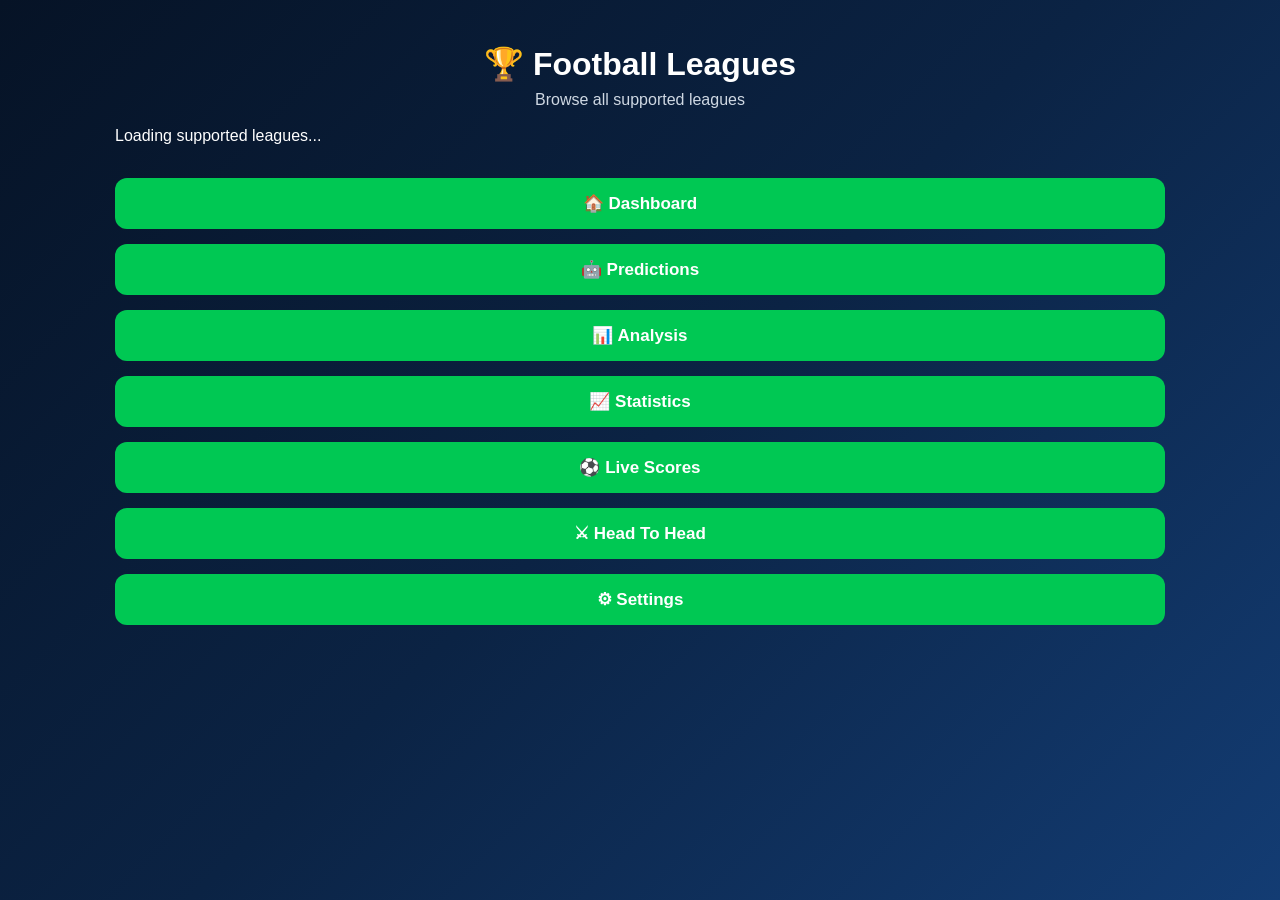
<file: Leagues.html>
<!DOCTYPE html>
<html lang="en">

<head>

<meta charset="UTF-8">
<meta name="viewport" content="width=device-width, initial-scale=1.0">

<title>Football Leagues</title>

<link rel="stylesheet" href="styles.css">
<script src="script.js"></script>

</head>

<body>

<div class="container">

<h1>🏆 Football Leagues</h1>

<p>Browse all supported leagues</p>

<div id="leagueContainer">

<p>Loading supported leagues...</p>

</div>

<br>

<button onclick="openDashboard()">🏠 Dashboard</button>

<button onclick="openPredictions()">🤖 Predictions</button>

<button onclick="openAnalysis()">📊 Analysis</button>

<button onclick="openStatistics()">📈 Statistics</button>

<button onclick="openLiveScores()">⚽ Live Scores</button>

<button onclick="openHeadToHead()">⚔ Head To Head</button>

<button onclick="openSettings()">⚙ Settings</button>

</div>

</body>

</html>
</file>
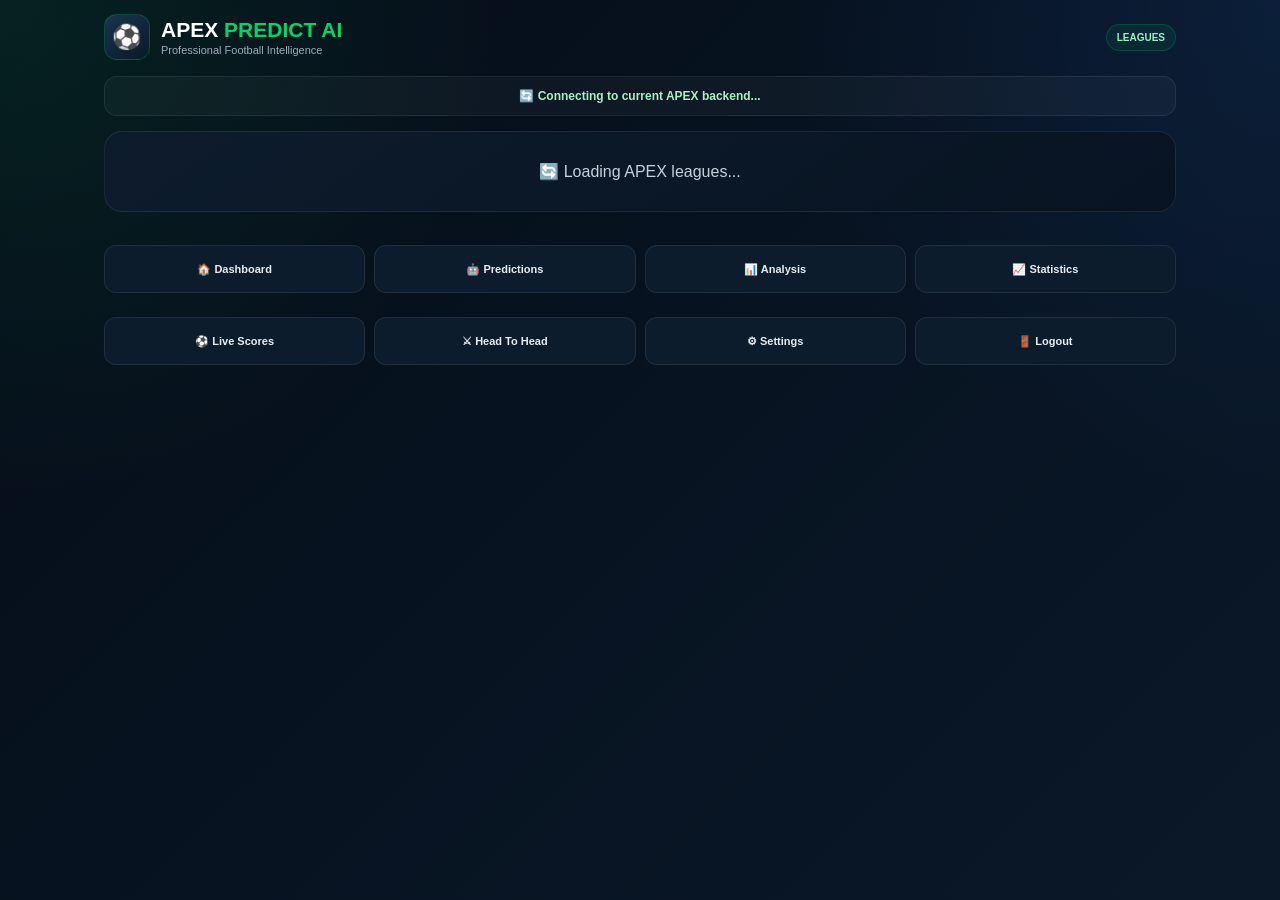
<file: leagues.html>
<!DOCTYPE html>
<html lang="en">

<head>

<meta charset="UTF-8">
<meta name="viewport" content="width=device-width, initial-scale=1.0">
<meta name="theme-color" content="#071321">

<title>APEX Predict AI - Leagues</title>

<link rel="stylesheet" href="styles.css">

<style>

:root{
    --bg:#071321;
    --panel:#0d1c2d;
    --border:rgba(255,255,255,.08);
    --text:#ffffff;
    --muted:#9eacba;
    --green:#00d66b;
    --blue:#2f7cff;
    --purple:#9b45ff;
    --yellow:#ffbf22;
    --red:#ff4d5f;
}

*{
    box-sizing:border-box;
}

html,
body{
    margin:0;
    padding:0;
    min-height:100%;
}

body{
    background:
        radial-gradient(
            circle at top left,
            rgba(0,214,107,.10),
            transparent 32%
        ),
        radial-gradient(
            circle at top right,
            rgba(47,124,255,.10),
            transparent 32%
        ),
        linear-gradient(
            135deg,
            #050d17,
            #071321 50%,
            #0a1828
        );

    color:var(--text);

    font-family:
        Inter,
        -apple-system,
        BlinkMacSystemFont,
        "Segoe UI",
        Roboto,
        Arial,
        sans-serif;
}

button{
    font:inherit;
}

.app{
    width:100%;
    max-width:1100px;
    margin:0 auto;
    padding:14px;
}

.topbar{
    display:flex;
    align-items:center;
    justify-content:space-between;
    gap:12px;
    margin-bottom:16px;
}

.brand{
    display:flex;
    align-items:center;
    gap:11px;
}

.brand-icon{
    width:46px;
    height:46px;
    border-radius:13px;

    display:flex;
    align-items:center;
    justify-content:center;

    background:
        linear-gradient(
            145deg,
            #19354e,
            #0a1828
        );

    border:1px solid rgba(0,214,107,.22);

    font-size:24px;
}

.brand-title{
    margin:0;
    font-size:21px;
    font-weight:800;
}

.brand-title span{
    color:var(--green);
}

.brand-subtitle{
    color:var(--muted);
    font-size:11px;
    margin-top:2px;
}

.page-badge{
    padding:7px 10px;
    border-radius:999px;

    background:rgba(0,214,107,.08);
    border:1px solid rgba(0,214,107,.18);

    color:#9ff0c1;
    font-size:10px;
    font-weight:800;
}

.status{
    padding:12px 14px;
    margin-bottom:15px;

    border-radius:13px;

    background:rgba(255,255,255,.035);
    border:1px solid var(--border);

    color:#a9f0c2;

    text-align:center;
    font-size:12px;
    font-weight:700;
}

.status.error{
    color:#ffb4ab;
}

.league-overview{
    display:grid;
    grid-template-columns:repeat(3,1fr);
    gap:12px;
    margin-bottom:20px;
}

.overview-card{
    position:relative;
    overflow:hidden;

    background:
        linear-gradient(
            145deg,
            rgba(16,36,58,.97),
            rgba(8,20,34,.97)
        );

    border:1px solid var(--border);
    border-radius:16px;

    padding:18px 12px;
    text-align:center;
}

.overview-card::after{
    content:"";
    position:absolute;
    left:0;
    right:0;
    bottom:0;
    height:3px;
    background:var(--green);
}

.overview-number{
    color:var(--green);
    font-size:29px;
    font-weight:900;
}

.overview-label{
    color:#9eacba;
    font-size:10px;
    margin-top:5px;
    font-weight:700;
}

.league-panel{
    background:
        linear-gradient(
            145deg,
            rgba(13,28,45,.98),
            rgba(8,20,34,.98)
        );

    border:1px solid var(--border);
    border-radius:19px;

    padding:20px;
}

.league-panel-title{
    display:flex;
    align-items:center;
    gap:10px;
    margin-bottom:6px;
}

.league-panel-title h2{
    margin:0;
    color:#ffffff;
    font-size:20px;
}

.league-panel-subtitle{
    color:#8495a8;
    font-size:11px;
    margin-bottom:20px;
}

.league-grid{
    display:grid;
    grid-template-columns:
        repeat(auto-fit,minmax(230px,1fr));
    gap:14px;
}

.league-card{
    position:relative;
    overflow:hidden;

    background:
        linear-gradient(
            145deg,
            rgba(26,43,61,.98),
            rgba(12,26,41,.98)
        );

    border:1px solid rgba(255,255,255,.08);
    border-radius:15px;

    padding:18px;
}

.league-card::before{
    content:"";
    position:absolute;
    left:0;
    top:0;
    bottom:0;
    width:4px;
    background:var(--green);
}

.league-number{
    color:#6f8194;
    font-size:9px;
    font-weight:800;
    letter-spacing:1px;
    margin-bottom:9px;
}

.league-name{
    color:#ffffff;
    font-size:17px;
    font-weight:800;
    line-height:1.35;
    margin-bottom:14px;
}

.league-stat-row{
    display:flex;
    align-items:center;
    justify-content:space-between;
    gap:10px;

    padding:9px 0;

    border-top:
        1px solid
        rgba(255,255,255,.06);

    color:#9eacba;
    font-size:11px;
}

.league-stat-value{
    color:#ffffff;
    font-weight:800;
}

.league-stat-value.green{
    color:var(--green);
}

.empty-box{
    background:
        linear-gradient(
            145deg,
            rgba(13,28,45,.98),
            rgba(8,20,34,.98)
        );

    border:1px solid var(--border);
    color:#c6d1dc;

    padding:30px 20px;
    border-radius:18px;
    text-align:center;
}

.empty-box h2{
    color:#ffffff;
}

.error-box{
    background:#32171b;
    border:1px solid #6d292f;
    color:#ffb4ab;

    padding:25px;
    border-radius:18px;
    text-align:center;
}

.navigation{
    display:grid;
    grid-template-columns:repeat(4,1fr);

    gap:9px;

    margin-top:18px;
    padding-bottom:25px;
}

.navigation button{
    min-height:48px;

    border:1px solid var(--border);
    border-radius:12px;

    background:#0d1c2d;
    color:#e8edf3;

    font-size:11px;
    font-weight:700;

    cursor:pointer;
}

.navigation button:hover{
    border-color:rgba(0,214,107,.35);
}

@media(max-width:700px){

    .app{
        padding:10px;
    }

    .page-badge{
        display:none;
    }

    .league-overview{
        grid-template-columns:repeat(3,1fr);
        gap:8px;
    }

    .overview-card{
        padding:14px 6px;
    }

    .overview-number{
        font-size:23px;
    }

    .overview-label{
        font-size:9px;
    }

    .league-panel{
        padding:15px;
    }

    .league-grid{
        grid-template-columns:1fr;
    }

    .navigation{
        grid-template-columns:1fr 1fr;
    }
}

@media(max-width:380px){

    .league-overview{
        grid-template-columns:1fr;
    }
}

</style>

</head>


<body>

<div class="app">


    <div class="topbar">

        <div class="brand">

            <div class="brand-icon">
                ⚽
            </div>

            <div>

                <h1 class="brand-title">
                    APEX <span>PREDICT AI</span>
                </h1>

                <div class="brand-subtitle">
                    Professional Football Intelligence
                </div>

            </div>

        </div>


        <div class="page-badge">
            LEAGUES
        </div>

    </div>


    <div
        id="leagueStatus"
        class="status"
    >
        🔄 Connecting to current APEX backend...
    </div>


    <div id="leagueContainer">

        <div class="empty-box">
            🔄 Loading APEX leagues...
        </div>

    </div>


    <div class="navigation">

        <button onclick="go('dashboard.html')">
            🏠 Dashboard
        </button>

        <button onclick="go('predictions.html')">
            🤖 Predictions
        </button>

        <button onclick="go('analysis.html')">
            📊 Analysis
        </button>

        <button onclick="go('statistics.html')">
            📈 Statistics
        </button>

        <button onclick="go('livescores.html')">
            ⚽ Live Scores
        </button>

        <button onclick="go('headtohead.html')">
            ⚔ Head To Head
        </button>

        <button onclick="go('settings.html')">
            ⚙ Settings
        </button>

        <button onclick="go('index.html')">
            🚪 Logout
        </button>

    </div>

</div>


<script>

"use strict";


/* =========================================================
   APEX CURRENT BACKEND
   ========================================================= */

const APEX_API_URL =
"https://script.google.com/macros/s/AKfycbxygAHM7CTxHK5SXXCoc7AyfhivumaYJDKSYv5OFdI_woZdSnpVgBM400W8Gkny1Y8I/exec";

const MAX_MATCHES = 30;

const REQUEST_TIMEOUT = 45000;

const RETRIES = 2;


/* =========================================================
   SAFE HTML
   ========================================================= */

function safe(value){

    return String(value ?? "")
        .replace(/&/g,"&amp;")
        .replace(/</g,"&lt;")
        .replace(/>/g,"&gt;")
        .replace(/"/g,"&quot;")
        .replace(/'/g,"&#039;");
}


/* =========================================================
   NORMALISE KEYS
   ========================================================= */

function normaliseKey(value){

    return String(value ?? "")
        .trim()
        .toLowerCase()
        .replace(/\s+/g," ");
}


/* =========================================================
   FLEXIBLE VALUE READER
   ========================================================= */

function getValue(
    object,
    names
){

    if(
        !object ||
        typeof object !== "object"
    ){

        return "";
    }


    const keys =
        Object.keys(object);


    for(
        const wantedName of names
    ){

        const wanted =
            normaliseKey(
                wantedName
            );


        const found =
            keys.find(
                key =>
                    normaliseKey(key) ===
                    wanted
            );


        if(
            found !== undefined
        ){

            const value =
                object[found];


            if(
                value !== null &&
                value !== undefined &&
                String(value).trim() !== ""
            ){

                return value;
            }
        }
    }


    return "";
}


/* =========================================================
   MATCH FIELD HELPERS
   ========================================================= */

function getFixtureId(match){

    return getValue(
        match,
        [
            "Fixture ID",
            "API Fixture ID",
            "fixture_id",
            "fixtureId",
            "Fixture"
        ]
    );
}


function getDate(match){

    return getValue(
        match,
        [
            "Date",
            "Match Date",
            "Fixture Date",
            "date"
        ]
    );
}


function getHome(match){

    return getValue(
        match,
        [
            "Home Team",
            "Home",
            "HomeTeam",
            "Team Home"
        ]
    );
}


function getAway(match){

    return getValue(
        match,
        [
            "Away Team",
            "Away",
            "AwayTeam",
            "Team Away"
        ]
    );
}


function getLeague(match){

    return getValue(
        match,
        [
            "League",
            "Competition",
            "League Name",
            "Tournament"
        ]
    );
}


function getConfidence(match){

    const value =
        getValue(
            match,
            [
                "Final Confidence",
                "Final confidence",
                "Final Confidence %",
                "Final confidence %",
                "Confidence %",
                "Confidence",
                "AI Confidence"
            ]
        );


    if(
        value === "" ||
        value === null ||
        value === undefined
    ){

        return null;
    }


    const parsed =
        parseFloat(
            String(value)
                .replace("%","")
                .replace(",",".")
                .trim()
        );


    return Number.isFinite(parsed)
        ? parsed
        : null;
}


/* =========================================================
   EXACT CURRENT BACKEND RESPONSE
   ========================================================= */

function extractMatches(data){

    /*
     * Primary response:
     *
     * {
     *   status:"SUCCESS",
     *   matches:[...]
     * }
     */


    if(
        data &&
        Array.isArray(
            data.matches
        )
    ){

        return data.matches;
    }


    /*
     * Compatibility with older backend shapes.
     */

    if(
        data &&
        data.smartGate &&
        Array.isArray(
            data.smartGate.objects
        )
    ){

        return data.smartGate.objects;
    }


    if(
        data &&
        Array.isArray(
            data.smartGate
        )
    ){

        return data.smartGate;
    }


    if(
        data &&
        data.matchDatabase &&
        Array.isArray(
            data.matchDatabase.objects
        )
    ){

        return data.matchDatabase.objects;
    }


    if(
        data &&
        Array.isArray(
            data.data
        )
    ){

        return data.data;
    }


    return [];
}


/* =========================================================
   VALID MATCH
   ========================================================= */

function isValidMatch(match){

    return(
        String(
            getHome(match)
        ).trim() !== "" &&

        String(
            getAway(match)
        ).trim() !== ""
    );
}


/* =========================================================
   PREPARE CURRENT 30
   ========================================================= */

function prepareMatches(
    source
){

    const matches =
        Array.isArray(source)
            ? source
            : [];


    const seen =
        new Set();


    const result =
        [];


    matches.forEach(
        function(
            match,
            index
        ){

            if(
                !isValidMatch(
                    match
                )
            ){

                return;
            }


            const fixture =
                String(
                    getFixtureId(
                        match
                    )
                ).trim();


            let identity;


            if(
                fixture !== ""
            ){

                identity =
                    "fixture:" +
                    normaliseKey(
                        fixture
                    );

            }else{

                identity =
                    [
                        getDate(match),
                        getHome(match),
                        getAway(match),
                        getLeague(match)
                    ]
                    .map(
                        normaliseKey
                    )
                    .join("|");

            }


            if(
                identity === "|||"
            ){

                identity =
                    "row:" +
                    index;
            }


            if(
                seen.has(
                    identity
                )
            ){

                return;
            }


            seen.add(
                identity
            );


            result.push(
                match
            );

        }
    );


    /*
     * Same ordering used by the updated frontend:
     * highest final confidence first.
     */

    result.sort(
        function(
            a,
            b
        ){

            return(
                (
                    getConfidence(b)
                    ?? -1
                )
                -
                (
                    getConfidence(a)
                    ?? -1
                )
            );
        }
    );


    return result.slice(
        0,
        MAX_MATCHES
    );
}


/* =========================================================
   BACKEND REQUEST
   ========================================================= */

async function fetchAPEXData(){

    const controller =
        new AbortController();


    const timer =
        setTimeout(
            function(){

                controller.abort();

            },
            REQUEST_TIMEOUT
        );


    try{

        const url =
            APEX_API_URL +
            "?request=dashboard" +
            "&limit=" +
            MAX_MATCHES +
            "&ts=" +
            Date.now();


        const response =
            await fetch(
                url,
                {
                    method:"GET",
                    cache:"no-store",
                    redirect:"follow",
                    signal:
                        controller.signal
                }
            );


        const raw =
            await response.text();


        if(
            !response.ok
        ){

            throw new Error(
                "APEX backend HTTP " +
                response.status
            );
        }


        if(
            !raw.trim()
        ){

            throw new Error(
                "APEX backend returned an empty response."
            );
        }


        let data;


        try{

            data =
                JSON.parse(
                    raw
                );

        }catch(error){

            console.error(
                "APEX LEAGUES RAW RESPONSE:",
                raw
            );

            throw new Error(
                "APEX backend returned invalid JSON."
            );
        }


        if(
            data &&
            String(
                data.status
            ).toUpperCase()
            ===
            "ERROR"
        ){

            throw new Error(
                data.message ||
                "APEX backend returned an error."
            );
        }


        return data;


    }catch(error){

        if(
            error.name ===
            "AbortError"
        ){

            throw new Error(
                "APEX backend request timed out."
            );
        }


        throw error;


    }finally{

        clearTimeout(
            timer
        );
    }
}


/* =========================================================
   LOAD WITH RETRIES
   ========================================================= */

async function loadAPEXData(){

    let lastError =
        null;


    for(
        let attempt = 0;

        attempt <= RETRIES;

        attempt++
    ){

        try{

            return await fetchAPEXData();

        }catch(error){

            lastError =
                error;


            if(
                attempt <
                RETRIES
            ){

                await new Promise(
                    resolve =>
                        setTimeout(
                            resolve,
                            1000
                        )
                );
            }
        }
    }


    throw(
        lastError ||
        new Error(
            "Unable to connect to APEX backend."
        )
    );
}


/* =========================================================
   LOAD LEAGUES
   ========================================================= */

async function loadLeagues(){

    const status =
        document.getElementById(
            "leagueStatus"
        );


    const container =
        document.getElementById(
            "leagueContainer"
        );


    try{

        status.className =
            "status";


        status.textContent =
            "🔄 Connecting to current APEX backend...";


        const data =
            await loadAPEXData();


        /*
         * IMPORTANT:
         * Use the exact backend response:
         * data.matches
         */

        const source =
            extractMatches(
                data
            );


        const matches =
            prepareMatches(
                source
            );


        /*
         * Build league information from
         * exactly the same 30 records.
         */

        const leagueMap =
            new Map();


        const teams =
            new Set();


        matches.forEach(
            function(match){

                const league =
                    String(
                        getLeague(match)
                    ).trim();


                const home =
                    String(
                        getHome(match)
                    ).trim();


                const away =
                    String(
                        getAway(match)
                    ).trim();


                if(home){
                    teams.add(home);
                }


                if(away){
                    teams.add(away);
                }


                if(!league){
                    return;
                }


                if(
                    !leagueMap.has(
                        league
                    )
                ){

                    leagueMap.set(
                        league,
                        {
                            name:league,
                            matches:0,
                            teams:new Set(),
                            confidence:[]
                        }
                    );
                }


                const item =
                    leagueMap.get(
                        league
                    );


                item.matches++;


                if(home){
                    item.teams.add(home);
                }


                if(away){
                    item.teams.add(away);
                }


                const confidence =
                    getConfidence(
                        match
                    );


                if(
                    confidence !== null
                ){

                    item.confidence.push(
                        confidence
                    );
                }
            }
        );


        const leagues =
            Array.from(
                leagueMap.values()
            )
            .sort(
                function(a,b){

                    if(
                        b.matches !==
                        a.matches
                    ){

                        return(
                            b.matches -
                            a.matches
                        );
                    }


                    return(
                        a.name.localeCompare(
                            b.name
                        )
                    );
                }
            );


        status.textContent =
            "✅ APEX AI Connected · " +
            matches.length +
            " selected matches";


        if(
            !matches.length
        ){

            container.innerHTML = `

                <div class="empty-box">

                    <h2>
                        🏆 No Selected Matches
                    </h2>

                    <p>
                        The APEX backend is connected,
                        but no match selections were returned.
                    </p>

                </div>

            `;

            return;
        }


        if(
            !leagues.length
        ){

            container.innerHTML = `

                <div class="empty-box">

                    <h2>
                        🏆 No League Data
                    </h2>

                    <p>
                        The current APEX selections
                        do not contain league information.
                    </p>

                </div>

            `;

            return;
        }


        let html = `

            <div class="league-overview">


                <div class="overview-card">

                    <div class="overview-number">
                        ${matches.length}
                    </div>

                    <div class="overview-label">
                        SELECTED MATCHES
                    </div>

                </div>


                <div class="overview-card">

                    <div class="overview-number">
                        ${leagues.length}
                    </div>

                    <div class="overview-label">
                        LEAGUES
                    </div>

                </div>


                <div class="overview-card">

                    <div class="overview-number">
                        ${teams.size}
                    </div>

                    <div class="overview-label">
                        TEAMS
                    </div>

                </div>


            </div>


            <div class="league-panel">


                <div class="league-panel-title">

                    <span>
                        🏆
                    </span>

                    <h2>
                        Selected Leagues
                    </h2>

                </div>


                <div class="league-panel-subtitle">

                    League distribution across the
                    current APEX Smart Gate selections.

                </div>


                <div class="league-grid">

        `;


        leagues.forEach(
            function(
                league,
                index
            ){

                const avgConfidence =
                    league.confidence.length

                        ? (
                            league.confidence.reduce(
                                function(
                                    total,
                                    value
                                ){

                                    return(
                                        total +
                                        value
                                    );
                                },
                                0
                            )
                            /
                            league.confidence.length
                        ).toFixed(1)

                        : "—";


                html += `

                    <div class="league-card">


                        <div class="league-number">

                            LEAGUE ${index + 1}

                        </div>


                        <div class="league-name">

                            🏆
                            ${safe(
                                league.name
                            )}

                        </div>


                        <div class="league-stat-row">

                            <span>
                                Selected matches
                            </span>

                            <span
                                class="
                                    league-stat-value
                                    green
                                "
                            >

                                ${league.matches}

                            </span>

                        </div>


                        <div class="league-stat-row">

                            <span>
                                Teams represented
                            </span>

                            <span class="league-stat-value">

                                ${league.teams.size}

                            </span>

                        </div>


                        <div class="league-stat-row">

                            <span>
                                Average confidence
                            </span>

                            <span
                                class="
                                    league-stat-value
                                    green
                                "
                            >

                                ${
                                    avgConfidence === "—"

                                        ? "—"

                                        : safe(
                                            avgConfidence
                                        ) + "%"
                                }

                            </span>

                        </div>


                    </div>

                `;

            }
        );


        html += `

                </div>

            </div>

        `;


        container.innerHTML =
            html;


        /*
         * Debug information.
         */

        console.log(
            "APEX LEAGUES SUCCESS",
            {
                backendMatches:
                    source.length,

                displayedMatches:
                    matches.length,

                leagues:
                    leagues.length,

                teams:
                    teams.size,

                backendStatus:
                    data.status
            }
        );


    }catch(error){

        console.error(
            "APEX Leagues Error:",
            error
        );


        status.className =
            "status error";


        status.textContent =
            "❌ APEX Leagues failed to load";


        container.innerHTML = `

            <div class="error-box">

                <h2>
                    ❌ Unable to Load Leagues
                </h2>

                <p>
                    ${safe(
                        error.message
                    )}
                </p>

            </div>

        `;
    }
}


/* =========================================================
   GLOBAL
   ========================================================= */

window.go =
    function(page){

        const allowed = [

            "dashboard.html",
            "predictions.html",
            "analysis.html",
            "statistics.html",
            "livescores.html",
            "leagues.html",
            "headtohead.html",
            "settings.html",
            "index.html"

        ];


        window.location.href =
            "./" +
            (
                allowed.includes(page)
                    ? page
                    : "dashboard.html"
            );
    };


window.loadLeagues =
    loadLeagues;


/* =========================================================
   START
   ========================================================= */

document.addEventListener(
    "DOMContentLoaded",
    function(){

        loadLeagues();

    }
);

</script>

</body>

</html>
</file>
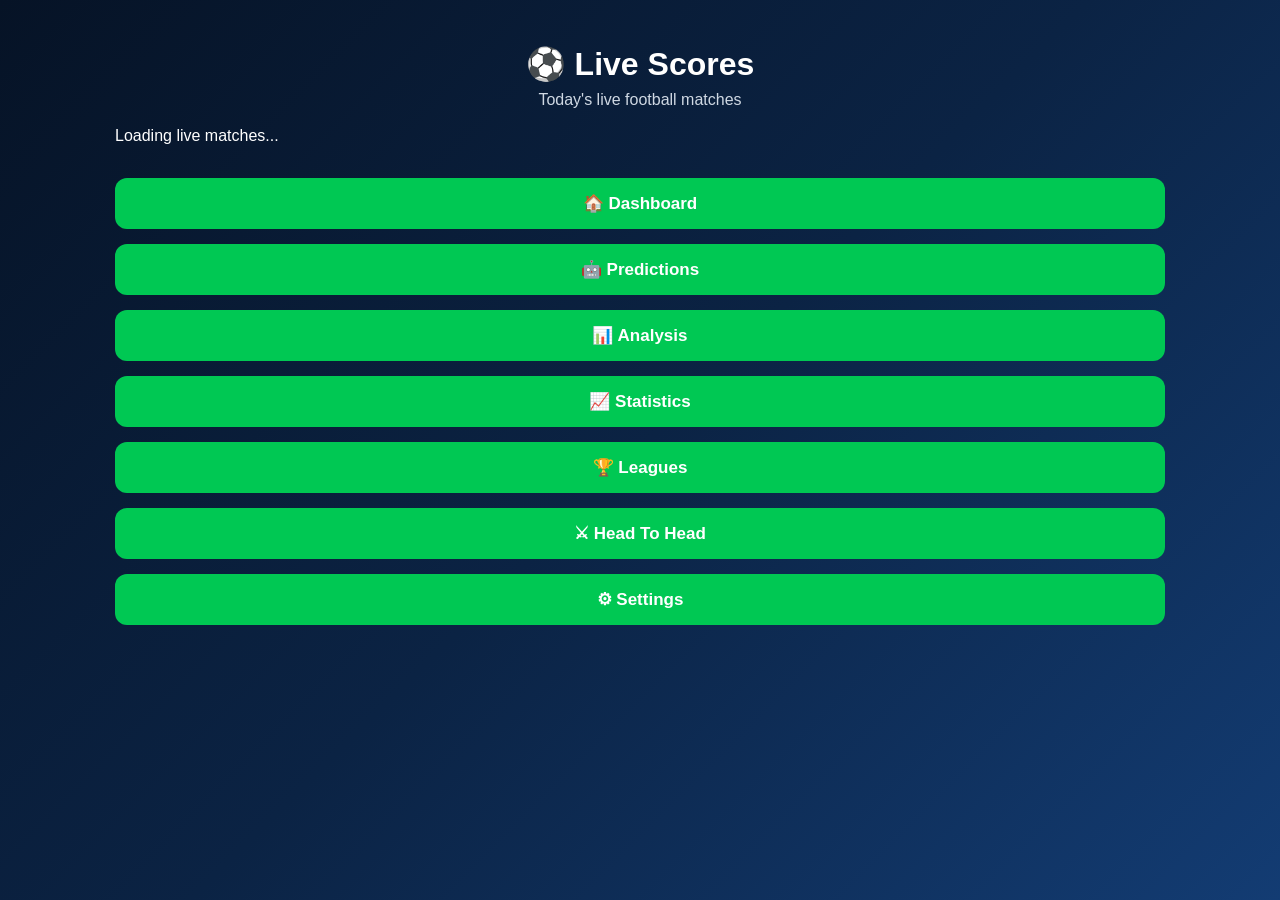
<file: Live Scores.html>
<!DOCTYPE html>
<html lang="en">

<head>

<meta charset="UTF-8">
<meta name="viewport" content="width=device-width, initial-scale=1.0">

<title>Live Scores</title>

<link rel="stylesheet" href="styles.css">
<script src="script.js"></script>

</head>

<body>

<div class="container">

<h1>⚽ Live Scores</h1>

<p>Today's live football matches</p>

<div id="liveScoresContainer">

<p>Loading live matches...</p>

</div>

<br>

<button onclick="openDashboard()">🏠 Dashboard</button>

<button onclick="openPredictions()">🤖 Predictions</button>

<button onclick="openAnalysis()">📊 Analysis</button>

<button onclick="openStatistics()">📈 Statistics</button>

<button onclick="openLeagues()">🏆 Leagues</button>

<button onclick="openHeadToHead()">⚔ Head To Head</button>

<button onclick="openSettings()">⚙ Settings</button>

</div>

</body>

</html>
</file>
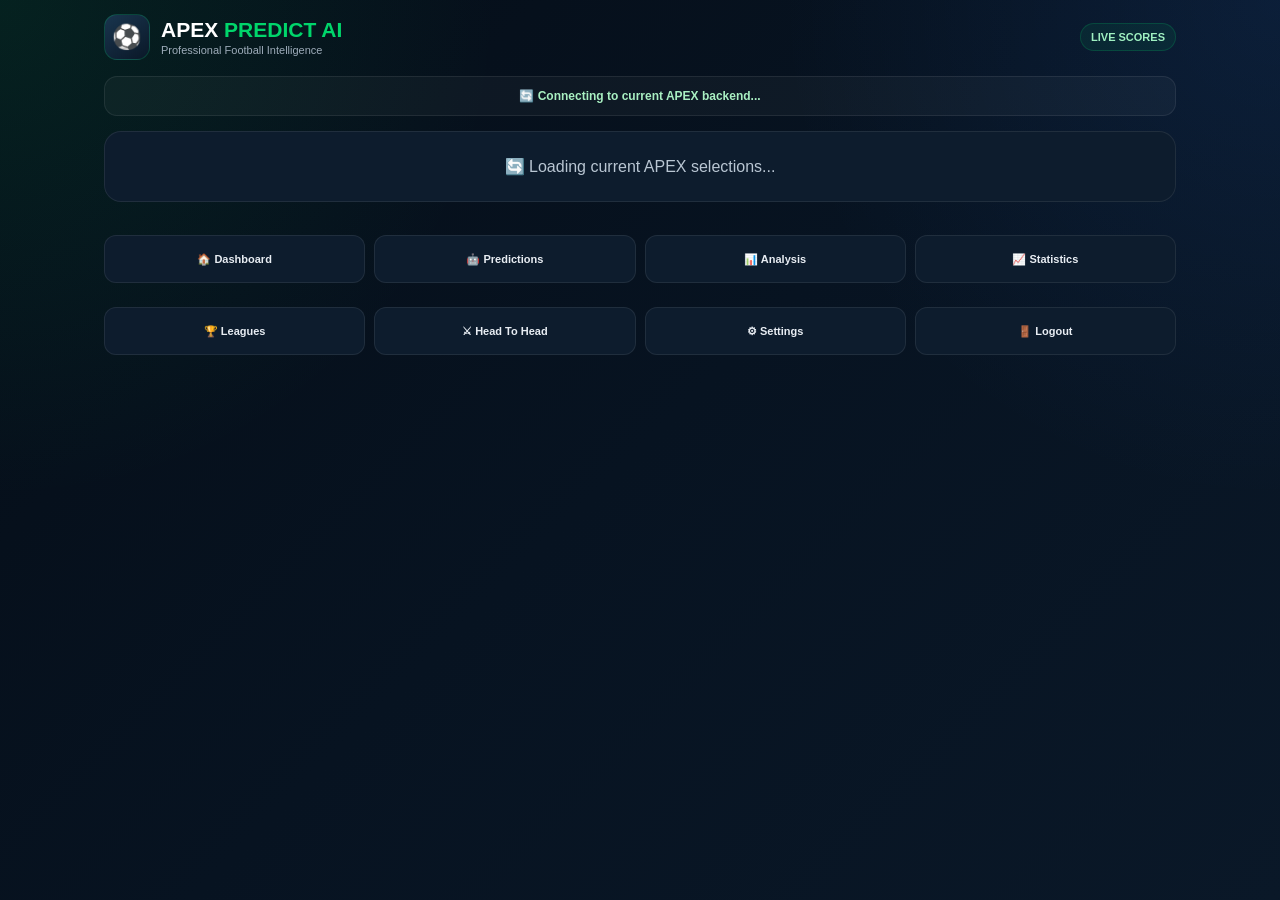
<file: livescores.html>
<!DOCTYPE html>
<html lang="en">

<head>

<meta charset="UTF-8">
<meta name="viewport" content="width=device-width, initial-scale=1.0">

<meta name="theme-color" content="#071321">

<title>APEX Predict AI - Live Scores</title>

<link rel="stylesheet" href="styles.css">

<style>

:root{
    --bg:#071321;
    --panel:#0d1c2d;
    --panel2:#10243a;
    --border:rgba(255,255,255,.08);
    --text:#ffffff;
    --muted:#9eacba;
    --green:#00d66b;
    --blue:#2f7cff;
    --yellow:#ffbf22;
    --red:#ff4d5f;
}

*{
    box-sizing:border-box;
}

html,
body{
    margin:0;
    padding:0;
    min-height:100%;
}

body{

    background:
        radial-gradient(
            circle at top left,
            rgba(0,214,107,.10),
            transparent 32%
        ),
        radial-gradient(
            circle at top right,
            rgba(47,124,255,.10),
            transparent 32%
        ),
        linear-gradient(
            135deg,
            #050d17,
            #071321 50%,
            #0a1828
        );

    color:var(--text);

    font-family:
        Inter,
        -apple-system,
        BlinkMacSystemFont,
        "Segoe UI",
        Roboto,
        Arial,
        sans-serif;
}

button{
    font:inherit;
}

.app{
    width:100%;
    max-width:1100px;
    margin:0 auto;
    padding:14px;
}

.topbar{
    display:flex;
    align-items:center;
    justify-content:space-between;
    gap:12px;
    margin-bottom:16px;
}

.brand{
    display:flex;
    align-items:center;
    gap:11px;
}

.brand-icon{
    width:46px;
    height:46px;
    border-radius:13px;

    display:flex;
    align-items:center;
    justify-content:center;

    background:
        linear-gradient(
            145deg,
            #19354e,
            #0a1828
        );

    border:1px solid rgba(0,214,107,.22);

    font-size:24px;
}

.brand-title{
    margin:0;
    font-size:21px;
    font-weight:800;
}

.brand-title span{
    color:var(--green);
}

.brand-subtitle{
    color:var(--muted);
    font-size:11px;
    margin-top:2px;
}

.page-badge{
    padding:7px 10px;
    border-radius:999px;

    background:rgba(0,214,107,.08);
    border:1px solid rgba(0,214,107,.18);

    color:#9ff0c1;
    font-size:11px;
    font-weight:700;
}

.status{
    padding:12px 14px;
    margin-bottom:15px;

    border-radius:13px;

    background:rgba(255,255,255,.035);
    border:1px solid var(--border);

    color:#a9f0c2;

    text-align:center;
    font-size:12px;
    font-weight:700;
}

.status.error{
    color:#ffb4ab;
}

.summary{

    background:
        linear-gradient(
            145deg,
            rgba(13,28,45,.98),
            rgba(8,20,34,.98)
        );

    border:1px solid var(--border);
    border-radius:20px;

    padding:18px;

    box-shadow:
        0 15px 35px rgba(0,0,0,.24);
}

.summary-header{

    display:flex;

    justify-content:space-between;

    align-items:flex-start;

    gap:12px;
}

.summary-header h1{

    margin:0 0 7px;

    font-size:23px;
}

.summary-header p{

    margin:0;

    color:var(--muted);

    font-size:12px;
}

.count-box{

    text-align:right;
}

.count-number{

    color:var(--green);

    font-size:30px;

    font-weight:900;
}

.count-label{

    color:#788797;

    font-size:10px;
}

.match-grid{

    display:grid;

    grid-template-columns:
        repeat(auto-fit,minmax(280px,1fr));

    gap:14px;

    margin-top:18px;
}

.match-card{

    background:
        linear-gradient(
            145deg,
            rgba(10,25,41,.96),
            rgba(7,18,30,.96)
        );

    border:
        1px solid
        rgba(255,255,255,.07);

    border-radius:18px;

    overflow:hidden;

    box-shadow:
        0 12px 28px rgba(0,0,0,.22);
}

.match-top{

    display:flex;

    justify-content:space-between;

    align-items:center;

    gap:10px;

    padding:14px 15px 10px;
}

.match-number{

    color:#778595;

    font-size:10px;

    font-weight:800;
}

.league{

    color:#c8d2dc;

    font-size:10px;

    font-weight:700;

    text-align:right;
}

.match-body{

    padding:7px 15px 16px;
}

.status-badge{

    display:inline-block;

    padding:5px 9px;

    border-radius:999px;

    background:
        rgba(0,214,107,.11);

    color:#7ef0ad;

    font-size:10px;

    font-weight:800;
}

.status-live{

    background:
        rgba(255,77,95,.14);

    color:#ff8995;
}

.status-finished{

    background:
        rgba(47,124,255,.13);

    color:#9fc0ff;
}

.teams{

    margin-top:13px;

    display:grid;

    grid-template-columns:
        1fr auto 1fr;

    align-items:center;

    gap:9px;

    text-align:center;
}

.team{

    color:#ffffff;

    font-size:17px;

    font-weight:800;

    line-height:1.3;
}

.vs{

    color:#7f8d9d;

    font-size:11px;

    font-weight:900;
}

.score{

    text-align:center;

    margin-top:12px;

    color:var(--green);

    font-size:25px;

    font-weight:900;
}

.score.pending{

    color:#77899c;

    font-size:18px;
}

.schedule{

    display:grid;

    grid-template-columns:
        1fr 1fr;

    gap:8px;

    margin-top:15px;
}

.schedule-item{

    background:
        rgba(255,255,255,.035);

    border:
        1px solid
        rgba(255,255,255,.055);

    border-radius:11px;

    padding:11px;
}

.schedule-label{

    color:#758394;

    font-size:10px;

    font-weight:700;

    margin-bottom:5px;
}

.schedule-value{

    color:#e9eef4;

    font-size:12px;

    font-weight:700;

    word-break:break-word;
}

.prediction{

    margin-top:12px;

    padding:10px;

    border-radius:10px;

    background:
        rgba(0,214,107,.05);

    border:
        1px solid
        rgba(0,214,107,.09);

}

.prediction-label{

    color:#718398;

    font-size:8px;

    font-weight:800;

    margin-bottom:4px;

    text-transform:uppercase;

    letter-spacing:.5px;
}

.prediction-value{

    color:#dff8e9;

    font-size:11px;

    font-weight:700;

    line-height:1.4;
}

.match-footer{

    display:flex;

    justify-content:space-between;

    gap:10px;

    padding:11px 15px;

    border-top:
        1px solid
        rgba(255,255,255,.06);

    color:#697888;

    font-size:9px;
}

.empty,
.error{

    padding:25px;

    text-align:center;

    border-radius:17px;
}

.empty{

    background:#0d1c2d;

    border:
        1px solid
        var(--border);

    color:#b9c6d3;
}

.error{

    background:#3a1515;

    color:#ffb4ab;
}

.navigation{

    display:grid;

    grid-template-columns:
        repeat(4,1fr);

    gap:9px;

    margin-top:18px;

    padding-bottom:25px;
}

.navigation button{

    min-height:48px;

    border:
        1px solid
        var(--border);

    border-radius:12px;

    background:#0d1c2d;

    color:#e8edf3;

    font-size:11px;

    font-weight:700;

    cursor:pointer;
}

.navigation button:hover{

    border-color:
        rgba(0,214,107,.35);
}

@media(max-width:650px){

    .app{
        padding:10px;
    }

    .page-badge{
        display:none;
    }

    .summary-header{
        align-items:center;
    }

    .match-grid{
        grid-template-columns:1fr;
    }

    .teams{
        grid-template-columns:1fr;
    }

    .vs{
        margin:-3px 0;
    }

    .navigation{
        grid-template-columns:
            1fr 1fr;
    }
}

@media(max-width:390px){

    .summary-header{
        flex-direction:column;
    }

    .count-box{
        text-align:left;
    }

    .schedule{
        grid-template-columns:1fr;
    }
}

</style>

</head>

<body>

<div class="app">


    <!-- BRAND -->

    <div class="topbar">

        <div class="brand">

            <div class="brand-icon">
                ⚽
            </div>

            <div>

                <h2 class="brand-title">
                    APEX <span>PREDICT AI</span>
                </h2>

                <div class="brand-subtitle">
                    Professional Football Intelligence
                </div>

            </div>

        </div>


        <div class="page-badge">
            LIVE SCORES
        </div>

    </div>


    <!-- CONNECTION -->

    <div
        id="liveScoreStatus"
        class="status"
    >
        🔄 Connecting to current APEX backend...
    </div>


    <!-- CONTENT -->

    <div id="liveScoresContainer">

        <div class="empty">
            🔄 Loading current APEX selections...
        </div>

    </div>


    <!-- NAVIGATION -->

    <div class="navigation">

        <button onclick="go('dashboard.html')">
            🏠 Dashboard
        </button>

        <button onclick="go('predictions.html')">
            🤖 Predictions
        </button>

        <button onclick="go('analysis.html')">
            📊 Analysis
        </button>

        <button onclick="go('statistics.html')">
            📈 Statistics
        </button>

        <button onclick="go('leagues.html')">
            🏆 Leagues
        </button>

        <button onclick="go('headtohead.html')">
            ⚔ Head To Head
        </button>

        <button onclick="go('settings.html')">
            ⚙ Settings
        </button>

        <button onclick="go('index.html')">
            🚪 Logout
        </button>

    </div>

</div>


<script>

"use strict";


/* =========================================================
   CURRENT APEX BACKEND
   ========================================================= */

const APEX_GOOGLE_SHEETS_API =
"https://script.google.com/macros/s/AKfycbxygAHM7CTxHK5SXXCoc7AyfhivumaYJDKSYv5OFdI_woZdSnpVgBM400W8Gkny1Y8I/exec";


const MAX_MATCHES = 30;

const REQUEST_TIMEOUT = 45000;

const RETRIES = 2;


/* =========================================================
   NAVIGATION
   ========================================================= */

function go(page){

    const allowed = [

        "dashboard.html",
        "predictions.html",
        "analysis.html",
        "statistics.html",
        "livescores.html",
        "leagues.html",
        "headtohead.html",
        "settings.html",
        "index.html"

    ];

    window.location.href =
        "./" +
        (
            allowed.includes(page)
                ? page
                : "dashboard.html"
        );
}


/* =========================================================
   SAFE HTML
   ========================================================= */

function safe(value){

    return String(value ?? "")
        .replace(/&/g,"&amp;")
        .replace(/</g,"&lt;")
        .replace(/>/g,"&gt;")
        .replace(/"/g,"&quot;")
        .replace(/'/g,"&#039;");
}


/* =========================================================
   KEY NORMALISATION
   ========================================================= */

function normaliseKey(value){

    return String(value ?? "")
        .trim()
        .toLowerCase()
        .replace(/\s+/g," ");
}


/* =========================================================
   FLEXIBLE FIELD READER
   ========================================================= */

function getValue(
    object,
    names
){

    if(
        !object ||
        typeof object !== "object"
    ){

        return "";
    }

    const keys =
        Object.keys(
            object
        );


    for(
        const wantedName of names
    ){

        const wanted =
            normaliseKey(
                wantedName
            );


        const found =
            keys.find(
                function(key){

                    return(
                        normaliseKey(
                            key
                        ) ===
                        wanted
                    );
                }
            );


        if(
            found !== undefined
        ){

            const value =
                object[found];


            if(
                value !== null &&
                value !== undefined &&
                String(
                    value
                ).trim() !== ""
            ){

                return value;
            }
        }
    }


    return "";
}


/* =========================================================
   MATCH FIELDS
   ========================================================= */

function getFixtureId(match){

    return getValue(
        match,
        [
            "Fixture ID",
            "API Fixture ID",
            "fixture_id",
            "fixtureId",
            "Fixture"
        ]
    );
}


function getDate(match){

    return getValue(
        match,
        [
            "Date",
            "Match Date",
            "Fixture Date",
            "date"
        ]
    );
}


function getTime(match){

    return getValue(
        match,
        [
            "Time",
            "Match Time",
            "Kickoff",
            "Kick-off",
            "Kick Off",
            "Start Time"
        ]
    );
}


function getLeague(match){

    return getValue(
        match,
        [
            "League",
            "Competition",
            "League Name",
            "Tournament"
        ]
    );
}


function getHome(match){

    return getValue(
        match,
        [
            "Home Team",
            "HomeTeam",
            "Home",
            "Team Home"
        ]
    );
}


function getAway(match){

    return getValue(
        match,
        [
            "Away Team",
            "AwayTeam",
            "Away",
            "Team Away"
        ]
    );
}


function getPrediction(match){

    return getValue(
        match,
        [
            "Prediction",
            "AI Prediction",
            "Prediction Advice",
            "Advice"
        ]
    );
}


function getConfidence(match){

    const value =
        getValue(
            match,
            [
                "Final Confidence",
                "Final confidence",
                "Final Confidence %",
                "Final confidence %",
                "Confidence %",
                "Confidence",
                "AI Confidence"
            ]
        );


    if(
        value === "" ||
        value === null ||
        value === undefined
    ){

        return null;
    }


    const parsed =
        parseFloat(
            String(value)
                .replace("%","")
                .replace(",",".")
                .trim()
        );


    return Number.isFinite(parsed)
        ? parsed
        : null;
}


function getRisk(match){

    const value =
        getValue(
            match,
            [
                "Risk Level",
                "Risk",
                "Risk Category",
                "Risk Rating",
                "AI Risk"
            ]
        );

    return value === ""
        ? ""
        : String(value);
}


function getMarket(match){

    const direct =
        getValue(
            match,
            [
                "Recommended Market",
                "recommended market",
                "Recommended market",
                "Market",
                "Betting Market",
                "Selection Market",
                "Prediction Market"
            ]
        );


    if(
        direct !== ""
    ){

        return String(
            direct
        );
    }


    const prediction =
        String(
            getPrediction(match)
        ).toLowerCase();


    if(
        prediction.includes(
            "double chance"
        )
    ){

        return "Double Chance";
    }


    if(
        prediction.includes("over 0.5")
        ||
        prediction.includes("+0.5")
    ){

        return "Over 0.5 Goals";
    }


    if(
        prediction.includes("over 1.5")
        ||
        prediction.includes("+1.5")
    ){

        return "Over 1.5 Goals";
    }


    if(
        prediction.includes("over 2.5")
        ||
        prediction.includes("+2.5")
    ){

        return "Over 2.5 Goals";
    }


    if(
        prediction.includes("under 2.5")
        ||
        prediction.includes("-2.5")
    ){

        return "Under 2.5 Goals";
    }


    if(
        prediction.includes("under 3.5")
        ||
        prediction.includes("-3.5")
    ){

        return "Under 3.5 Goals";
    }


    if(
        prediction.includes("btts")
        ||
        prediction.includes(
            "both teams to score"
        )
    ){

        return "Both Teams To Score";
    }


    return "";
}


/* =========================================================
   SCORES
   ========================================================= */

function getHomeScore(match){

    return getValue(
        match,
        [
            "Home Score",
            "Home Goals",
            "home score",
            "Home Team Score",
            "Goals Home"
        ]
    );
}


function getAwayScore(match){

    return getValue(
        match,
        [
            "Away Score",
            "Away Goals",
            "away score",
            "Away Team Score",
            "Goals Away"
        ]
    );
}


function getMatchStatus(match){

    const value =
        getValue(
            match,
            [
                "Status",
                "Match Status",
                "Fixture Status",
                "status",
                "Live Status"
            ]
        );


    if(
        value === ""
    ){

        return "Scheduled";
    }


    return String(
        value
    );
}


/* =========================================================
   BACKEND RESPONSE
   ========================================================= */

function extractMatches(data){

    /*
     * Current verified backend:
     *
     * {
     *     status:"SUCCESS",
     *     matches:[...]
     * }
     */

    if(
        data &&
        Array.isArray(
            data.matches
        )
    ){

        return data.matches;
    }


    if(
        data &&
        data.smartGate &&
        Array.isArray(
            data.smartGate.objects
        )
    ){

        return data.smartGate.objects;
    }


    if(
        data &&
        Array.isArray(
            data.smartGate
        )
    ){

        return data.smartGate;
    }


    if(
        data &&
        data.matchDatabase &&
        Array.isArray(
            data.matchDatabase.objects
        )
    ){

        return data.matchDatabase.objects;
    }


    if(
        data &&
        Array.isArray(
            data.data
        )
    ){

        return data.data;
    }


    return [];
}


/* =========================================================
   VALIDATION
   ========================================================= */

function isValidMatch(match){

    return(
        String(
            getHome(match)
        ).trim() !== ""
        &&
        String(
            getAway(match)
        ).trim() !== ""
    );
}


/* =========================================================
   DEDUPLICATION
   ========================================================= */

function getIdentity(
    match,
    index
){

    const fixture =
        String(
            getFixtureId(match)
        ).trim();


    if(
        fixture
    ){

        return(
            "fixture:" +
            normaliseKey(
                fixture
            )
        );
    }


    const identity =
        [
            getDate(match),
            getHome(match),
            getAway(match),
            getLeague(match)
        ]
        .map(normaliseKey)
        .join("|");


    if(
        identity !== "|||"
    ){

        return identity;
    }


    return(
        "row:" +
        index
    );
}


function prepareMatches(
    source
){

    const matches =
        Array.isArray(source)
            ? source
            : [];


    const seen =
        new Set();


    const result =
        [];


    matches.forEach(
        function(
            match,
            index
        ){

            if(
                !isValidMatch(
                    match
                )
            ){

                return;
            }


            const identity =
                getIdentity(
                    match,
                    index
                );


            if(
                seen.has(
                    identity
                )
            ){

                return;
            }


            seen.add(
                identity
            );


            result.push(
                match
            );
        }
    );


    result.sort(
        function(
            a,
            b
        ){

            return(
                (
                    getConfidence(b)
                    ?? -1
                )
                -
                (
                    getConfidence(a)
                    ?? -1
                )
            );
        }
    );


    return result.slice(
        0,
        MAX_MATCHES
    );
}


/* =========================================================
   API REQUEST
   ========================================================= */

async function fetchAPEXData(){

    const controller =
        new AbortController();


    const timer =
        setTimeout(
            function(){

                controller.abort();

            },
            REQUEST_TIMEOUT
        );


    try{

        const url =
            APEX_GOOGLE_SHEETS_API +
            "?request=dashboard" +
            "&limit=" +
            MAX_MATCHES +
            "&ts=" +
            Date.now();


        const response =
            await fetch(
                url,
                {
                    method:"GET",

                    cache:"no-store",

                    redirect:"follow",

                    signal:
                        controller.signal
                }
            );


        const raw =
            await response.text();


        if(
            !response.ok
        ){

            throw new Error(
                "APEX backend HTTP " +
                response.status
            );
        }


        if(
            !raw.trim()
        ){

            throw new Error(
                "APEX backend returned an empty response."
            );
        }


        let data;


        try{

            data =
                JSON.parse(
                    raw
                );

        }catch(error){

            console.error(
                "APEX Live Scores Raw Response:",
                raw
            );

            throw new Error(
                "APEX backend returned invalid JSON."
            );
        }


        if(
            data &&
            String(
                data.status
            ).toUpperCase()
            ===
            "ERROR"
        ){

            throw new Error(
                data.message ||
                "APEX backend returned an error."
            );
        }


        return data;


    }catch(error){

        if(
            error.name ===
            "AbortError"
        ){

            throw new Error(
                "APEX backend request timed out."
            );
        }


        throw error;

    }finally{

        clearTimeout(
            timer
        );
    }
}


/* =========================================================
   LOAD WITH RETRY
   ========================================================= */

async function loadAPEXData(){

    let lastError =
        null;


    for(
        let attempt = 0;

        attempt <= RETRIES;

        attempt++
    ){

        try{

            return await fetchAPEXData();

        }catch(error){

            lastError =
                error;


            if(
                attempt <
                RETRIES
            ){

                await new Promise(
                    resolve =>
                        setTimeout(
                            resolve,
                            1000
                        )
                );
            }
        }
    }


    throw(
        lastError ||
        new Error(
            "Unable to connect to APEX backend."
        )
    );
}


/* =========================================================
   STATUS CLASS
   ========================================================= */

function getStatusClass(
    status
){

    const text =
        String(
            status ||
            ""
        ).toLowerCase();


    if(
        text.includes("live") ||
        text.includes("1h") ||
        text.includes("2h") ||
        text === "ht"
    ){

        return "status-live";
    }


    if(
        text.includes("finish") ||
        text === "ft"
    ){

        return "status-finished";
    }


    return "";
}


/* =========================================================
   RENDER
   ========================================================= */

function renderLiveScores(
    matches
){

    const container =
        document.getElementById(
            "liveScoresContainer"
        );


    if(
        !container
    ){

        return;
    }


    if(
        !matches.length
    ){

        container.innerHTML = `

            <div class="empty">

                <h2>
                    ⚽ No APEX Matches Available
                </h2>

                <p>
                    No current Smart Gate matches
                    were returned by the backend.
                </p>

            </div>

        `;

        return;
    }


    let html = `

        <div class="summary">


            <div class="summary-header">


                <div>

                    <h1>
                        ⚽ APEX Match Centre
                    </h1>

                    <p>
                        Current matches returned by
                        the APEX AI backend.
                    </p>

                </div>


                <div class="count-box">

                    <div class="count-number">
                        ${matches.length}
                    </div>

                    <div class="count-label">
                        SELECTED
                    </div>

                </div>


            </div>


            <div class="match-grid">

    `;


    matches.forEach(
        function(
            match,
            index
        ){

            const league =
                getLeague(
                    match
                );


            const home =
                getHome(
                    match
                );


            const away =
                getAway(
                    match
                );


            const date =
                getDate(
                    match
                );


            const time =
                getTime(
                    match
                );


            const homeScore =
                getHomeScore(
                    match
                );


            const awayScore =
                getAwayScore(
                    match
                );


            const matchStatus =
                getMatchStatus(
                    match
                );


            const prediction =
                getPrediction(
                    match
                );


            const confidence =
                getConfidence(
                    match
                );


            const market =
                getMarket(
                    match
                );


            const statusClass =
                getStatusClass(
                    matchStatus
                );


            const hasScore =
                (
                    homeScore !== ""
                    ||
                    awayScore !== ""
                );


            html += `

                <div class="match-card">


                    <div class="match-top">


                        <div class="match-number">

                            MATCH ${index + 1}

                        </div>


                        <div class="league">

                            🏆 ${safe(
                                league ||
                                "League"
                            )}

                        </div>


                    </div>


                    <div class="match-body">


                        <span
                            class="
                                status-badge
                                ${statusClass}
                            "
                        >

                            ${safe(
                                matchStatus
                            )}

                        </span>


                        <div class="teams">


                            <div class="team">

                                ${safe(
                                    home ||
                                    "Home Team"
                                )}

                            </div>


                            <div class="vs">
                                VS
                            </div>


                            <div class="team">

                                ${safe(
                                    away ||
                                    "Away Team"
                                )}

                            </div>


                        </div>


                        ${
                            hasScore

                            ?

                            `
                                <div class="score">

                                    ${safe(
                                        homeScore ||
                                        "0"
                                    )}

                                    -

                                    ${safe(
                                        awayScore ||
                                        "0"
                                    )}

                                </div>
                            `

                            :

                            `
                                <div class="score pending">
                                    — : —
                                </div>
                            `
                        }


                        <div class="schedule">


                            <div class="schedule-item">

                                <div class="schedule-label">
                                    DATE
                                </div>

                                <div class="schedule-value">

                                    ${safe(
                                        date ||
                                        "—"
                                    )}

                                </div>

                            </div>


                            <div class="schedule-item">

                                <div class="schedule-label">
                                    TIME
                                </div>

                                <div class="schedule-value">

                                    ${safe(
                                        time ||
                                        "—"
                                    )}

                                </div>

                            </div>


                        </div>


                        <div class="prediction">


                            <div class="prediction-label">
                                APEX PREDICTION
                            </div>


                            <div class="prediction-value">

                                ${safe(
                                    prediction ||
                                    "Prediction unavailable"
                                )}

                                ${
                                    market
                                        ? " · " +
                                          safe(
                                              market
                                          )
                                        : ""
                                }

                                ${
                                    confidence !== null
                                        ? " · " +
                                          safe(
                                              confidence
                                          ) +
                                          "%"
                                        : ""
                                }

                            </div>


                        </div>


                    </div>


                    <div class="match-footer">


                        <span>
                            APEX AI ENGINE
                        </span>


                        <span>
                            ${safe(
                                matchStatus
                            )}
                        </span>


                    </div>


                </div>

            `;

        }
    );


    html += `

            </div>

        </div>

    `;


    container.innerHTML =
        html;
}


/* =========================================================
   MAIN LOADER
   ========================================================= */

async function loadLiveScores(){

    const status =
        document.getElementById(
            "liveScoreStatus"
        );


    const container =
        document.getElementById(
            "liveScoresContainer"
        );


    try{

        status.className =
            "status";


        status.textContent =
            "🔄 Connecting to current APEX backend...";


        const data =
            await loadAPEXData();


        const source =
            extractMatches(
                data
            );


        const matches =
            prepareMatches(
                source
            );


        renderLiveScores(
            matches
        );


        status.textContent =
            "✅ APEX AI Connected · " +
            matches.length +
            " matches loaded";


        console.log(
            "APEX LIVE SCORES SUCCESS",
            {
                backendMatches:
                    source.length,

                displayedMatches:
                    matches.length,

                maximum:
                    MAX_MATCHES,

                response:
                    data
            }
        );


    }catch(error){

        console.error(
            "APEX Live Scores Error:",
            error
        );


        status.className =
            "status error";


        status.textContent =
            "❌ APEX Live Scores failed to load";


        container.innerHTML = `

            <div class="error">

                <h2>
                    ❌ Unable to Load Live Scores
                </h2>

                <p>
                    ${safe(
                        error.message
                    )}
                </p>

            </div>

        `;
    }
}


/* =========================================================
   GLOBAL
   ========================================================= */

window.go =
    go;

window.loadLiveScores =
    loadLiveScores;


/* =========================================================
   START
   ========================================================= */

document.addEventListener(
    "DOMContentLoaded",
    loadLiveScores
);

</script>

</body>

</html>
</file>
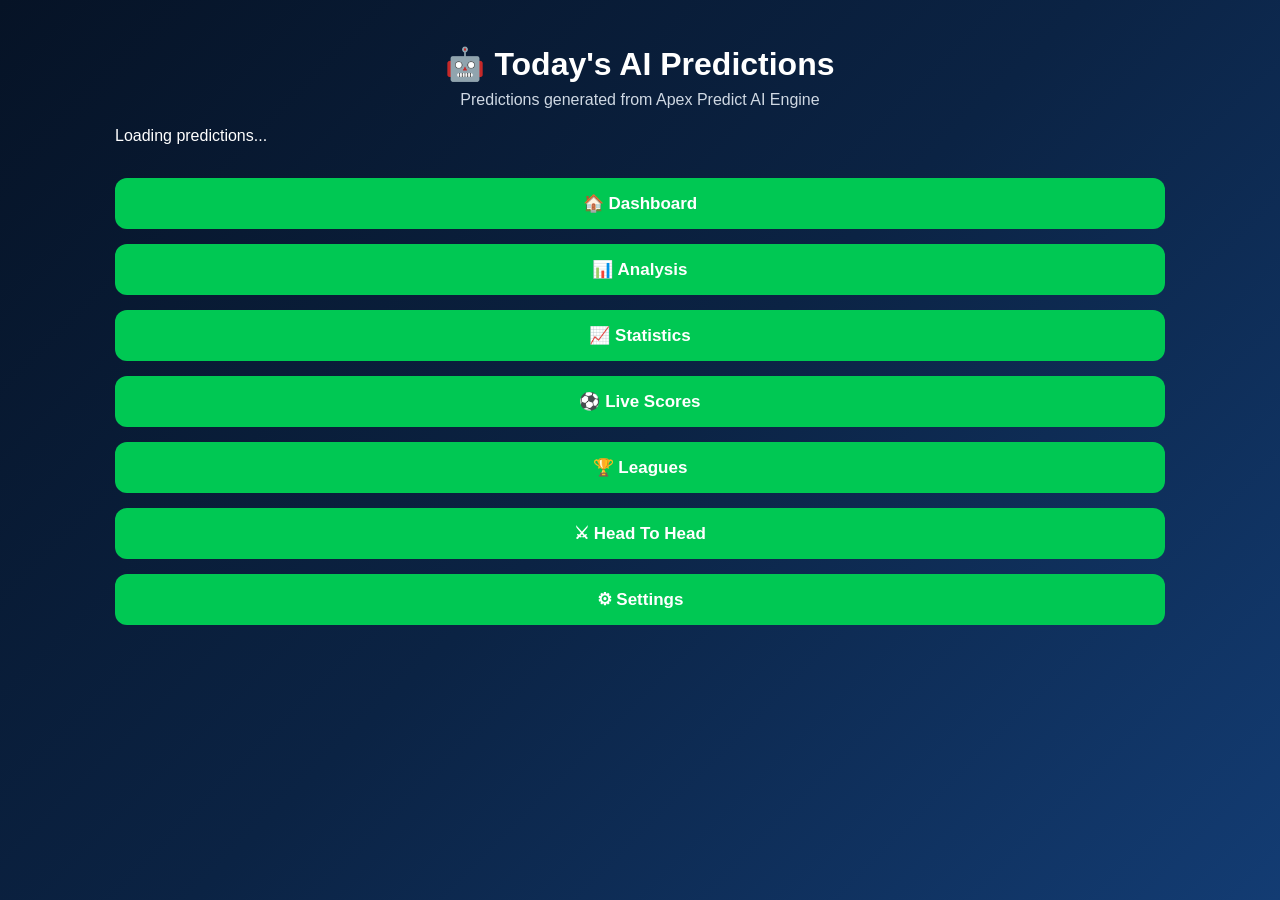
<file: Predictions.html>
<!DOCTYPE html>
<html lang="en">
<head>

<meta charset="UTF-8">
<meta name="viewport" content="width=device-width,initial-scale=1.0">

<title>Predictions</title>

<link rel="stylesheet" href="styles.css">
<script src="script.js"></script>

</head>

<body>

<div class="container">

<h1>🤖 Today's AI Predictions</h1>

<p>Predictions generated from Apex Predict AI Engine</p>

<div id="predictionContainer">

<p>Loading predictions...</p>

</div>

<br>

<button onclick="openDashboard()">
🏠 Dashboard
</button>

<button onclick="openAnalysis()">
📊 Analysis
</button>

<button onclick="openStatistics()">
📈 Statistics
</button>

<button onclick="openLiveScores()">
⚽ Live Scores
</button>

<button onclick="openLeagues()">
🏆 Leagues
</button>

<button onclick="openHeadToHead()">
⚔ Head To Head
</button>

<button onclick="openSettings()">
⚙ Settings
</button>

</div>

</body>

</html>
</file>
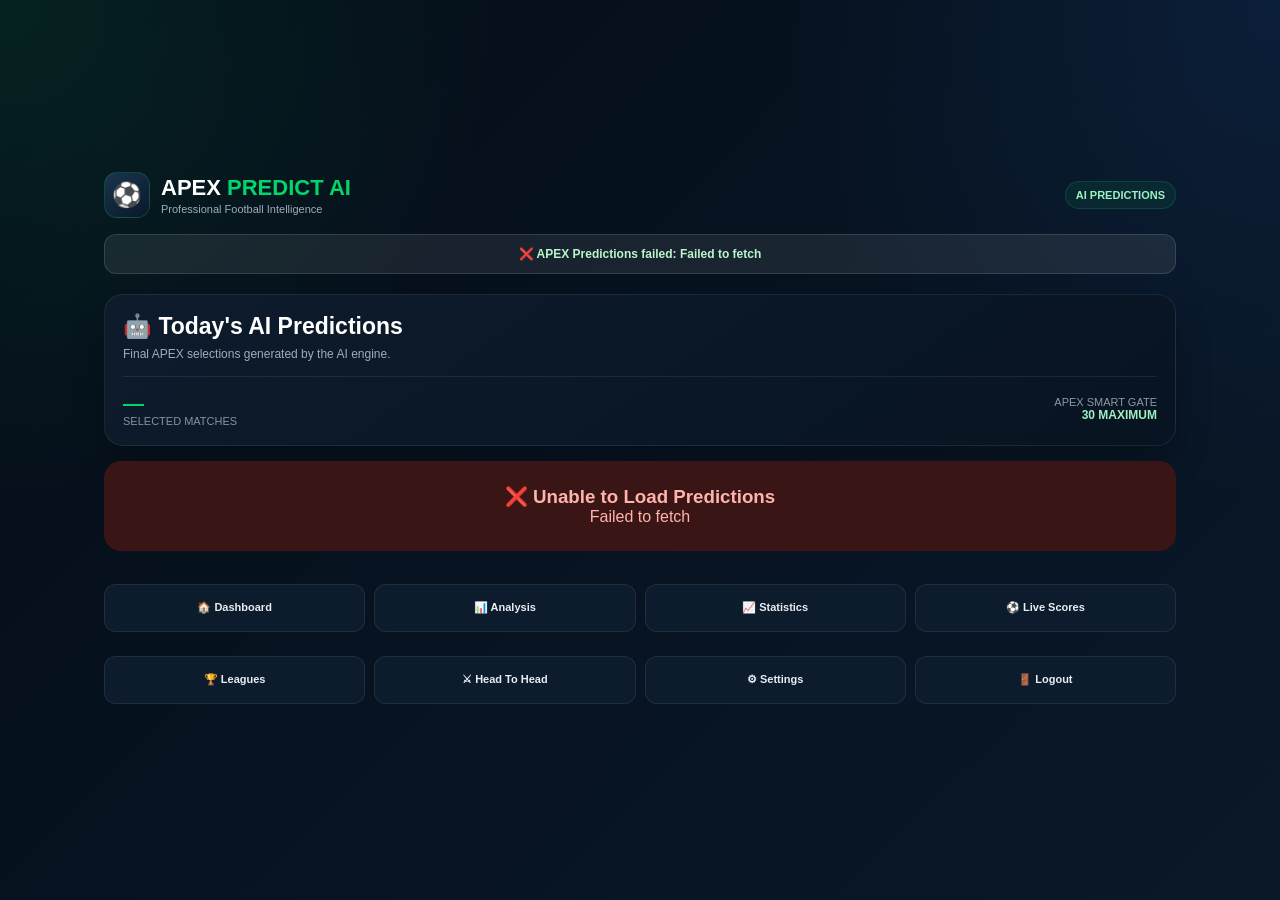
<file: predictions.html>
<!DOCTYPE html>
<html lang="en">
<head>
<meta charset="UTF-8">
<meta name="viewport" content="width=device-width, initial-scale=1.0">
<title>APEX Predict AI - Predictions</title>
<link rel="stylesheet" href="styles.css">

<style>
:root{
    --bg:#071321;
    --panel:#0d1c2d;
    --border:rgba(255,255,255,.08);
    --text:#fff;
    --muted:#9eacba;
    --green:#00d66b;
    --yellow:#ffbf22;
    --red:#ff4d5f;
}

*{box-sizing:border-box}

body{
    margin:0;
    min-height:100vh;
    background:
        radial-gradient(circle at top left,rgba(0,214,107,.10),transparent 32%),
        radial-gradient(circle at top right,rgba(47,124,255,.10),transparent 32%),
        linear-gradient(135deg,#050d17,#071321 50%,#0a1828);
    color:var(--text);
    font-family:Inter,-apple-system,BlinkMacSystemFont,"Segoe UI",Roboto,Arial,sans-serif;
}

.app{
    width:100%;
    max-width:1100px;
    margin:auto;
    padding:14px;
}

.topbar{
    display:flex;
    align-items:center;
    justify-content:space-between;
    gap:12px;
    margin-bottom:16px;
}

.brand{
    display:flex;
    align-items:center;
    gap:11px;
}

.brand-icon{
    width:46px;
    height:46px;
    border-radius:13px;
    display:flex;
    align-items:center;
    justify-content:center;
    background:linear-gradient(145deg,#19354e,#0a1828);
    border:1px solid rgba(0,214,107,.22);
    font-size:24px;
}

.brand-title{
    margin:0;
    font-size:22px;
    font-weight:800;
}

.brand-title span{color:var(--green)}

.brand-subtitle{
    color:var(--muted);
    font-size:11px;
    margin-top:2px;
}

.page-badge{
    padding:7px 10px;
    border-radius:999px;
    background:rgba(0,214,107,.08);
    border:1px solid rgba(0,214,107,.18);
    color:#9ff0c1;
    font-size:11px;
    font-weight:700;
}

.status{
    padding:12px 14px;
    margin-bottom:15px;
    border-radius:13px;
    background:rgba(255,255,255,.035);
    border:1px solid var(--border);
    color:#a9f0c2;
    text-align:center;
    font-size:12px;
    font-weight:700;
}

.status.error{
    color:#ffb4ab;
}

.page-header{
    background:linear-gradient(145deg,rgba(13,28,45,.98),rgba(8,20,34,.98));
    border:1px solid var(--border);
    border-radius:19px;
    padding:18px;
    margin-bottom:15px;
    box-shadow:0 15px 35px rgba(0,0,0,.24);
}

.page-header h1{
    margin:0 0 7px;
    font-size:23px;
}

.page-header p{
    margin:0;
    color:var(--muted);
    font-size:12px;
}

.selection-bar{
    display:flex;
    align-items:center;
    justify-content:space-between;
    gap:10px;
    margin-top:15px;
    padding-top:14px;
    border-top:1px solid var(--border);
}

.selection-number{
    color:var(--green);
    font-size:21px;
    font-weight:900;
}

.selection-label{
    color:#8593a2;
    font-size:11px;
}

.match-list{
    display:flex;
    flex-direction:column;
    gap:14px;
}

.match-card{
    background:linear-gradient(145deg,rgba(13,28,45,.98),rgba(8,20,34,.98));
    border:1px solid var(--border);
    border-radius:20px;
    overflow:hidden;
    box-shadow:0 15px 38px rgba(0,0,0,.26);
}

.match-top{
    padding:16px 17px 12px;
    display:flex;
    align-items:center;
    justify-content:space-between;
    gap:10px;
}

.match-number{
    color:#7f8d9d;
    font-size:11px;
    font-weight:800;
}

.league{
    color:#c5d1dd;
    font-size:11px;
    font-weight:700;
    text-align:right;
}

.match-main{
    padding:4px 17px 18px;
}

.teams{
    display:grid;
    grid-template-columns:1fr auto 1fr;
    align-items:center;
    gap:10px;
    text-align:center;
}

.team{
    color:#fff;
    font-size:18px;
    font-weight:800;
    line-height:1.3;
}

.vs{
    color:#8390a0;
    font-size:12px;
    font-weight:900;
}

.match-date{
    text-align:center;
    color:#748394;
    font-size:10px;
    margin-top:10px;
}

.prediction-box{
    margin:0 15px 15px;
    background:linear-gradient(135deg,rgba(0,214,107,.10),rgba(0,214,107,.035));
    border:1px solid rgba(0,214,107,.15);
    border-left:4px solid var(--green);
    border-radius:14px;
    padding:15px;
}

.prediction-label{
    color:#8fdbae;
    font-size:10px;
    font-weight:800;
    text-transform:uppercase;
    letter-spacing:.5px;
    margin-bottom:6px;
}

.prediction-text{
    color:#fff;
    font-size:16px;
    font-weight:800;
    line-height:1.4;
}

.metrics{
    display:grid;
    grid-template-columns:repeat(3,1fr);
    gap:8px;
    padding:0 15px 15px;
}

.metric{
    min-height:76px;
    background:rgba(255,255,255,.035);
    border:1px solid rgba(255,255,255,.055);
    border-radius:12px;
    padding:12px;
}

.metric-label{
    color:#7f8d9d;
    font-size:10px;
    font-weight:700;
    margin-bottom:7px;
}

.metric-value{
    color:#fff;
    font-size:14px;
    font-weight:800;
    line-height:1.3;
}

.metric-value.confidence{
    color:var(--green);
    font-size:20px;
}

.metric-value.market{color:#d9e7ff}
.risk-low{color:#7ef0ad}
.risk-medium{color:#ffd56d}
.risk-high{color:#ff8d99}

.match-footer{
    display:flex;
    justify-content:space-between;
    gap:10px;
    padding:12px 15px;
    border-top:1px solid var(--border);
    color:#768697;
    font-size:10px;
}

.empty,.error{
    padding:25px;
    text-align:center;
    border-radius:17px;
}

.empty{
    background:#0d1c2d;
    border:1px solid var(--border);
    color:#b9c6d3;
}

.error{
    background:#3a1515;
    color:#ffb4ab;
}

.navigation{
    display:grid;
    grid-template-columns:repeat(4,1fr);
    gap:9px;
    margin-top:18px;
    padding-bottom:25px;
}

.navigation button{
    min-height:48px;
    border:1px solid var(--border);
    border-radius:12px;
    background:#0d1c2d;
    color:#e8edf3;
    font-size:11px;
    font-weight:700;
}

@media(max-width:650px){
    .app{padding:10px}
    .brand-title{font-size:19px}
    .page-badge{display:none}

    .teams{
        grid-template-columns:1fr;
    }

    .vs{margin:-3px 0}

    .metrics{
        grid-template-columns:1fr 1fr;
    }

    .navigation{
        grid-template-columns:1fr 1fr;
    }
}

@media(max-width:390px){
    .metrics{
        grid-template-columns:1fr;
    }
}
</style>
</head>

<body>

<div class="app">

    <div class="topbar">
        <div class="brand">
            <div class="brand-icon">⚽</div>

            <div>
                <h2 class="brand-title">
                    APEX <span>PREDICT AI</span>
                </h2>

                <div class="brand-subtitle">
                    Professional Football Intelligence
                </div>
            </div>
        </div>

        <div class="page-badge">
            AI PREDICTIONS
        </div>
    </div>

    <div id="connectionStatus" class="status">
        🔄 Loading today's selected predictions...
    </div>

    <div class="page-header">

        <h1>🤖 Today's AI Predictions</h1>

        <p>
            Final APEX selections generated by the AI engine.
        </p>

        <div class="selection-bar">

            <div>
                <div
                    class="selection-number"
                    id="selectionCount"
                >
                    —
                </div>

                <div class="selection-label">
                    SELECTED MATCHES
                </div>
            </div>

            <div style="text-align:right">

                <div style="color:#8b98a7;font-size:11px">
                    APEX SMART GATE
                </div>

                <div style="color:#9ff0c1;font-size:12px;font-weight:800">
                    30 MAXIMUM
                </div>

            </div>

        </div>
    </div>

    <div
        id="predictionContainer"
        class="match-list"
    >
        <div class="empty">
            🔄 Loading APEX predictions...
        </div>
    </div>

    <div class="navigation">

        <button onclick="go('dashboard.html')">
            🏠 Dashboard
        </button>

        <button onclick="go('analysis.html')">
            📊 Analysis
        </button>

        <button onclick="go('statistics.html')">
            📈 Statistics
        </button>

        <button onclick="go('livescores.html')">
            ⚽ Live Scores
        </button>

        <button onclick="go('leagues.html')">
            🏆 Leagues
        </button>

        <button onclick="go('headtohead.html')">
            ⚔ Head To Head
        </button>

        <button onclick="go('settings.html')">
            ⚙ Settings
        </button>

        <button onclick="go('index.html')">
            🚪 Logout
        </button>

    </div>

</div>

<script>
"use strict";

/*
 * APEX Predict AI
 * Predictions frontend
 *
 * Uses the CURRENT APEX backend.
 * Smart Gate maximum = 30.
 */

const APEX_API_URL =
"https://script.google.com/macros/s/AKfycbxygAHM7CTxHK5SXXCoc7AyfhivumaYJDKSYv5OFdI_woZdSnpVgBM400W8Gkny1Y8I/exec";

const MAX_MATCHES = 30;
const REQUEST_TIMEOUT = 45000;

function safe(value){

    return String(value ?? "")
        .replace(/&/g,"&amp;")
        .replace(/</g,"&lt;")
        .replace(/>/g,"&gt;")
        .replace(/"/g,"&quot;")
        .replace(/'/g,"&#039;");
}

function normaliseKey(value){

    return String(value ?? "")
        .trim()
        .toLowerCase()
        .replace(/\s+/g," ");
}

function getValue(match,names){

    if(!match || typeof match !== "object"){
        return "";
    }

    const keys = Object.keys(match);

    for(const wanted of names){

        const wantedKey =
            normaliseKey(wanted);

        const found =
            keys.find(
                key =>
                    normaliseKey(key) === wantedKey
            );

        if(found !== undefined){

            const value = match[found];

            if(
                value !== null &&
                value !== undefined &&
                String(value).trim() !== ""
            ){
                return value;
            }
        }
    }

    return "";
}

function getDate(match){

    return getValue(match,[
        "Date",
        "Fixture Date",
        "Match Date",
        "date"
    ]);
}

function getLeague(match){

    return getValue(match,[
        "League",
        "Competition",
        "League Name",
        "league"
    ]);
}

function getHome(match){

    return getValue(match,[
        "Home Team",
        "HomeTeam",
        "Team Home",
        "Home"
    ]);
}

function getAway(match){

    return getValue(match,[
        "Away Team",
        "AwayTeam",
        "Team Away",
        "Away"
    ]);
}

function getPrediction(match){

    return getValue(match,[
        "Prediction",
        "AI Prediction",
        "Prediction Advice",
        "Advice",
        "prediction"
    ]);
}

function getConfidence(match){

    const value =
        getValue(match,[
            "Final confidence",
            "Final Confidence",
            "Final confidence %",
            "Final Confidence %",
            "Confidence %",
            "Confidence",
            "AI Confidence"
        ]);

    if(
        value === "" ||
        value === null ||
        value === undefined
    ){
        return null;
    }

    const number =
        parseFloat(
            String(value)
                .replace("%","")
                .trim()
        );

    return Number.isFinite(number)
        ? number
        : null;
}

function getRisk(match){

    const direct =
        getValue(match,[
            "Risk Level",
            "Risk",
            "Risk Category",
            "Risk Rating",
            "AI Risk",
            "Confidence Risk"
        ]);

    if(direct !== ""){
        return String(direct);
    }

    const confidence =
        getConfidence(match);

    if(confidence === null){
        return "";
    }

    if(confidence >= 60){
        return "LOW";
    }

    if(confidence >= 45){
        return "MEDIUM";
    }

    return "HIGH";
}

function getMarket(match){

    const direct =
        getValue(match,[
            "recommended market",
            "Recommended Market",
            "Market",
            "Betting Market",
            "Selection Market",
            "Prediction Market"
        ]);

    if(direct !== ""){
        return String(direct);
    }

    const prediction =
        String(getPrediction(match))
            .toLowerCase();

    if(prediction.includes("double chance")){
        return "Double Chance";
    }

    if(prediction.includes("over 1.5")){
        return "Over 1.5 Goals";
    }

    if(prediction.includes("over 2.5")){
        return "Over 2.5 Goals";
    }

    if(prediction.includes("under 2.5")){
        return "Under 2.5 Goals";
    }

    if(prediction.includes("under 3.5")){
        return "Under 3.5 Goals";
    }

    if(
        prediction.includes("both teams to score") ||
        prediction.includes("btts")
    ){
        return "Both Teams To Score";
    }

    if(prediction.includes("draw")){
        return "Draw";
    }

    return "";
}

function extractMatches(data){

    /*
     * CURRENT BACKEND RESPONSE:
     *
     * {
     *   status:"SUCCESS",
     *   matches:[ ... ]
     * }
     *
     * Older response structures are retained
     * only for compatibility.
     */

    if(
        data &&
        Array.isArray(data.matches)
    ){
        return data.matches;
    }

    if(
        data &&
        data.smartGate &&
        Array.isArray(data.smartGate.objects)
    ){
        return data.smartGate.objects;
    }

    if(
        data &&
        Array.isArray(data.smartGate)
    ){
        return data.smartGate;
    }

    if(
        data &&
        data.matchDatabase &&
        Array.isArray(data.matchDatabase.objects)
    ){
        return data.matchDatabase.objects;
    }

    if(
        data &&
        Array.isArray(data.data)
    ){
        return data.data;
    }

    return [];
}

function isValidPrediction(match){

    const prediction =
        String(getPrediction(match))
            .trim()
            .toLowerCase();

    return (
        prediction !== "" &&
        prediction !== "no predictions available"
    );
}

function selectMatches(matches){

    const seen = new Set();

    return matches

        .filter(isValidPrediction)

        .filter((match,index)=>{

            const fixture =
                getValue(match,[
                    "Fixture ID",
                    "API Fixture ID",
                    "fixture_id",
                    "fixtureId"
                ]);

            const identity = [
                fixture,
                getHome(match),
                getAway(match),
                getLeague(match),
                getDate(match)
            ]
            .map(normaliseKey)
            .join("|");

            const key =
                identity.replace(/\|/g,"") === ""
                    ? "row-"+index
                    : identity;

            if(seen.has(key)){
                return false;
            }

            seen.add(key);

            return true;
        })

        /*
         * IMPORTANT:
         * Smart Gate has already selected the
         * qualified matches. We only rank them
         * by final confidence for display.
         */
        .sort((a,b)=>{

            const ca = getConfidence(a);
            const cb = getConfidence(b);

            return (
                (cb ?? -1) -
                (ca ?? -1)
            );
        })

        .slice(0,MAX_MATCHES);
}

async function fetchAPEXData(){

    const controller =
        new AbortController();

    const timeout =
        setTimeout(
            ()=>controller.abort(),
            REQUEST_TIMEOUT
        );

    try{

        const url =
            APEX_API_URL +
            "?request=dashboard&ts=" +
            Date.now();

        const response =
            await fetch(
                url,
                {
                    method:"GET",
                    cache:"no-store",
                    redirect:"follow",
                    signal:controller.signal
                }
            );

        if(!response.ok){

            throw new Error(
                "Backend HTTP " +
                response.status
            );
        }

        const raw =
            await response.text();

        if(!raw.trim()){

            throw new Error(
                "Backend returned an empty response."
            );
        }

        let data;

        try{

            data =
                JSON.parse(raw);

        }catch(error){

            console.error(
                "APEX RAW RESPONSE:",
                raw
            );

            throw new Error(
                "Backend returned invalid JSON."
            );
        }

        if(
            data &&
            String(data.status).toUpperCase() ===
            "ERROR"
        ){

            throw new Error(
                data.message ||
                "APEX backend returned an error."
            );
        }

        return data;

    }catch(error){

        if(error.name === "AbortError"){

            throw new Error(
                "APEX backend request timed out."
            );
        }

        throw error;

    }finally{

        clearTimeout(timeout);
    }
}

function renderPredictions(matches){

    const container =
        document.getElementById(
            "predictionContainer"
        );

    const count =
        document.getElementById(
            "selectionCount"
        );

    if(!container || !count){
        return;
    }

    count.textContent =
        matches.length;

    if(!matches.length){

        container.innerHTML = `
            <div class="empty">
                <h3>⚠️ No Predictions Available</h3>
                <p>
                    The APEX backend is connected,
                    but no qualified predictions were returned.
                </p>
            </div>
        `;

        return;
    }

    let html = "";

    matches.forEach(
        (match,index)=>{

            const date =
                getDate(match);

            const league =
                getLeague(match);

            const home =
                getHome(match);

            const away =
                getAway(match);

            const prediction =
                getPrediction(match);

            const confidence =
                getConfidence(match);

            const risk =
                getRisk(match);

            const market =
                getMarket(match);

            const riskText =
                String(risk)
                    .toLowerCase();

            let riskClass =
                "risk-high";

            if(riskText.includes("low")){
                riskClass = "risk-low";
            }else if(
                riskText.includes("medium") ||
                riskText.includes("moderate")
            ){
                riskClass = "risk-medium";
            }

            html += `

                <div class="match-card">

                    <div class="match-top">

                        <div class="match-number">
                            MATCH ${index + 1}
                        </div>

                        <div class="league">
                            🏆 ${safe(
                                league || "League"
                            )}
                        </div>

                    </div>

                    <div class="match-main">

                        <div class="teams">

                            <div class="team">
                                ${safe(
                                    home || "Home Team"
                                )}
                            </div>

                            <div class="vs">
                                VS
                            </div>

                            <div class="team">
                                ${safe(
                                    away || "Away Team"
                                )}
                            </div>

                        </div>

                        <div class="match-date">
                            ${safe(
                                date || "Date unavailable"
                            )}
                        </div>

                    </div>

                    <div class="prediction-box">

                        <div class="prediction-label">
                            🤖 AI Prediction
                        </div>

                        <div class="prediction-text">
                            ${safe(
                                prediction || "—"
                            )}
                        </div>

                    </div>

                    <div class="metrics">

                        <div class="metric">

                            <div class="metric-label">
                                CONFIDENCE
                            </div>

                            <div class="metric-value confidence">
                                ${
                                    confidence === null
                                        ? "—"
                                        : safe(confidence) + "%"
                                }
                            </div>

                        </div>

                        <div class="metric">

                            <div class="metric-label">
                                RISK
                            </div>

                            <div class="metric-value ${riskClass}">
                                ${safe(
                                    risk || "—"
                                )}
                            </div>

                        </div>

                        <div class="metric">

                            <div class="metric-label">
                                MARKET
                            </div>

                            <div class="metric-value market">
                                ${safe(
                                    market || "—"
                                )}
                            </div>

                        </div>

                    </div>

                    <div class="match-footer">

                        <span>
                            APEX AI ENGINE
                        </span>

                        <span>
                            SMART GATE
                        </span>

                    </div>

                </div>
            `;
        }
    );

    container.innerHTML =
        html;
}

async function loadPredictions(){

    const container =
        document.getElementById(
            "predictionContainer"
        );

    const status =
        document.getElementById(
            "connectionStatus"
        );

    const count =
        document.getElementById(
            "selectionCount"
        );

    try{

        status.className =
            "status";

        status.textContent =
            "🔄 Connecting to current APEX AI backend...";

        const data =
            await fetchAPEXData();

        const allMatches =
            extractMatches(data);

        const matches =
            selectMatches(allMatches);

        renderPredictions(matches);

        status.textContent =
            "✅ APEX AI Connected · " +
            matches.length +
            " selected matches loaded";

        console.log(
            "APEX Predictions:",
            {
                backendStatus:data.status,
                received:allMatches.length,
                displayed:matches.length
            }
        );

    }catch(error){

        console.error(
            "APEX Predictions Error:",
            error
        );

        if(count){
            count.textContent = "—";
        }

        status.className =
            "status error";

        status.textContent =
            "❌ APEX Predictions failed: " +
            error.message;

        if(container){

            container.innerHTML = `

                <div class="error">

                    <h3>
                        ❌ Unable to Load Predictions
                    </h3>

                    <p>
                        ${safe(error.message)}
                    </p>

                </div>
            `;
        }
    }
}

function go(page){

    window.location.href =
        page;
}

window.loadPredictions =
    loadPredictions;

window.go =
    go;

document.addEventListener(
    "DOMContentLoaded",
    loadPredictions
);
</script>

</body>
</html>
</file>
<file: styles.css>
*{
  margin:0;
  padding:0;
  box-sizing:border-box;
  font-family:Arial,Helvetica,sans-serif;
}

body{
  background:linear-gradient(135deg,#061326,#0b2344,#133c73);
  min-height:100vh;
  display:flex;
  justify-content:center;
  align-items:center;
  color:#fff;
}

#app{
  width:100%;
  display:flex;
  justify-content:center;
  align-items:center;
  padding:20px;
}

.login-container{
  width:100%;
  max-width:420px;
  background:rgba(255,255,255,.08);
  backdrop-filter:blur(18px);
  border:1px solid rgba(255,255,255,.15);
  border-radius:22px;
  padding:35px;
  text-align:center;
  box-shadow:0 15px 40px rgba(0,0,0,.45);
}

.logo{
  font-size:60px;
  margin-bottom:15px;
}

h1{
  font-size:32px;
  font-weight:700;
  margin-bottom:10px;
}

.subtitle{
  color:#cfd8e3;
  margin-bottom:15px;
  line-height:1.5;
}

.version{
  display:inline-block;
  padding:8px 18px;
  border-radius:30px;
  background:#00c853;
  color:#fff;
  font-weight:bold;
  margin-bottom:20px;
}

#status{
  color:#ffd54f;
  margin-bottom:20px;
  font-size:14px;
}

input{
  width:100%;
  padding:14px;
  margin:10px 0;
  border:none;
  border-radius:12px;
  outline:none;
  font-size:16px;
}

button{
  width:100%;
  padding:15px;
  margin-top:15px;
  border:none;
  border-radius:12px;
  background:#00c853;
  color:white;
  font-size:17px;
  font-weight:bold;
  cursor:pointer;
  transition:.3s;
}

button:hover{
  background:#00b248;
}

.forgot{
  margin-top:18px;
  color:#90caf9;
  cursor:pointer;
}

.footer{
  margin-top:25px;
  font-size:13px;
  color:#b0bec5;
}

@media(max-width:480px){
  .login-container{
    padding:25px;
  }

  h1{
    font-size:28px;
  }
  }
/* =========================================
   APEX PREDICT AI - DASHBOARD FOUNDATION
   Added without changing existing login CSS
   ========================================= */

.container{
  width:100%;
  max-width:1100px;
  margin:0 auto;
  padding:25px;
  color:#fff;
}

.container > h1{
  text-align:center;
  margin-bottom:8px;
  font-size:32px;
}

.container > p{
  text-align:center;
  color:#cfd8e3;
  margin-bottom:18px;
}

#connectionStatus{
  text-align:center;
  margin:15px 0 20px;
  padding:12px 15px;
  border-radius:12px;
  background:rgba(255,255,255,.08);
  border:1px solid rgba(255,255,255,.12);
  color:#b9f6ca;
  font-weight:bold;
}


/* =========================================
   DASHBOARD NAVIGATION
   ========================================= */

.dashboard-grid{
  display:grid;
  grid-template-columns:repeat(4,1fr);
  gap:12px;
  margin:20px 0 25px;
}

.dashboard-grid button{
  width:100%;
  margin-top:0;
  min-height:55px;
  font-size:14px;
  background:rgba(255,255,255,.09);
  border:1px solid rgba(255,255,255,.14);
  backdrop-filter:blur(10px);
}

.dashboard-grid button:hover{
  background:rgba(255,255,255,.16);
  transform:translateY(-2px);
}


/* =========================================
   MATCH DATABASE PANEL
   ========================================= */

#matchDataPanel{
  width:100%;
  color:#111;
  overflow:hidden;
}

#matchDataPanel h2{
  color:#061326;
  font-size:24px;
  margin-bottom:8px;
}

#matchDataPanel h3{
  color:#061326;
  font-size:20px;
}


/* =========================================
   MATCH DATA CARDS
   ========================================= */

#matchDataPanel > div{
  width:100%;
}

#matchDataPanel p{
  color:#333;
  margin:6px 0;
}


/* =========================================
   FULL DATA GRID
   ========================================= */

#matchDataPanel div[style*="grid-template-columns"]{
  width:100%;
}

#matchDataPanel div[style*="grid-template-columns"] > div{
  min-width:0;
  word-break:break-word;
}


/* =========================================
   MOBILE DASHBOARD
   ========================================= */

@media(max-width:800px){

  .container{
    padding:15px;
  }

  .dashboard-grid{
    grid-template-columns:repeat(2,1fr);
    gap:10px;
  }

  .container > h1{
    font-size:27px;
  }

}

@media(max-width:480px){

  .container{
    padding:12px;
  }

  .dashboard-grid{
    grid-template-columns:1fr 1fr;
  }

  .dashboard-grid button{
    min-height:52px;
    font-size:13px;
    padding:10px 6px;
  }

  #connectionStatus{
    font-size:13px;
  }

  #matchDataPanel{
    padding:15px !important;
  }

  #matchDataPanel h2{
    font-size:21px;
  }

  #matchDataPanel h3{
    font-size:18px;
  }

}


/* =========================================
   APEX DASHBOARD SCROLLING
   ========================================= */

body{
  align-items:flex-start;
  overflow-x:hidden;
  overflow-y:auto;
}

.container{
  margin-top:20px;
  margin-bottom:30px;
}


/* =========================================
   APEX PROFESSIONAL CARD EFFECT
   ========================================= */

#matchDataPanel{
  box-shadow:
    0 12px 35px rgba(0,0,0,.25);
}


/* =========================================
   SAFE MOBILE DATA DISPLAY
   ========================================= */

#matchDataPanel *{
  max-width:100%;
}

#matchDataPanel strong{
  font-weight:700;
}
</file>
